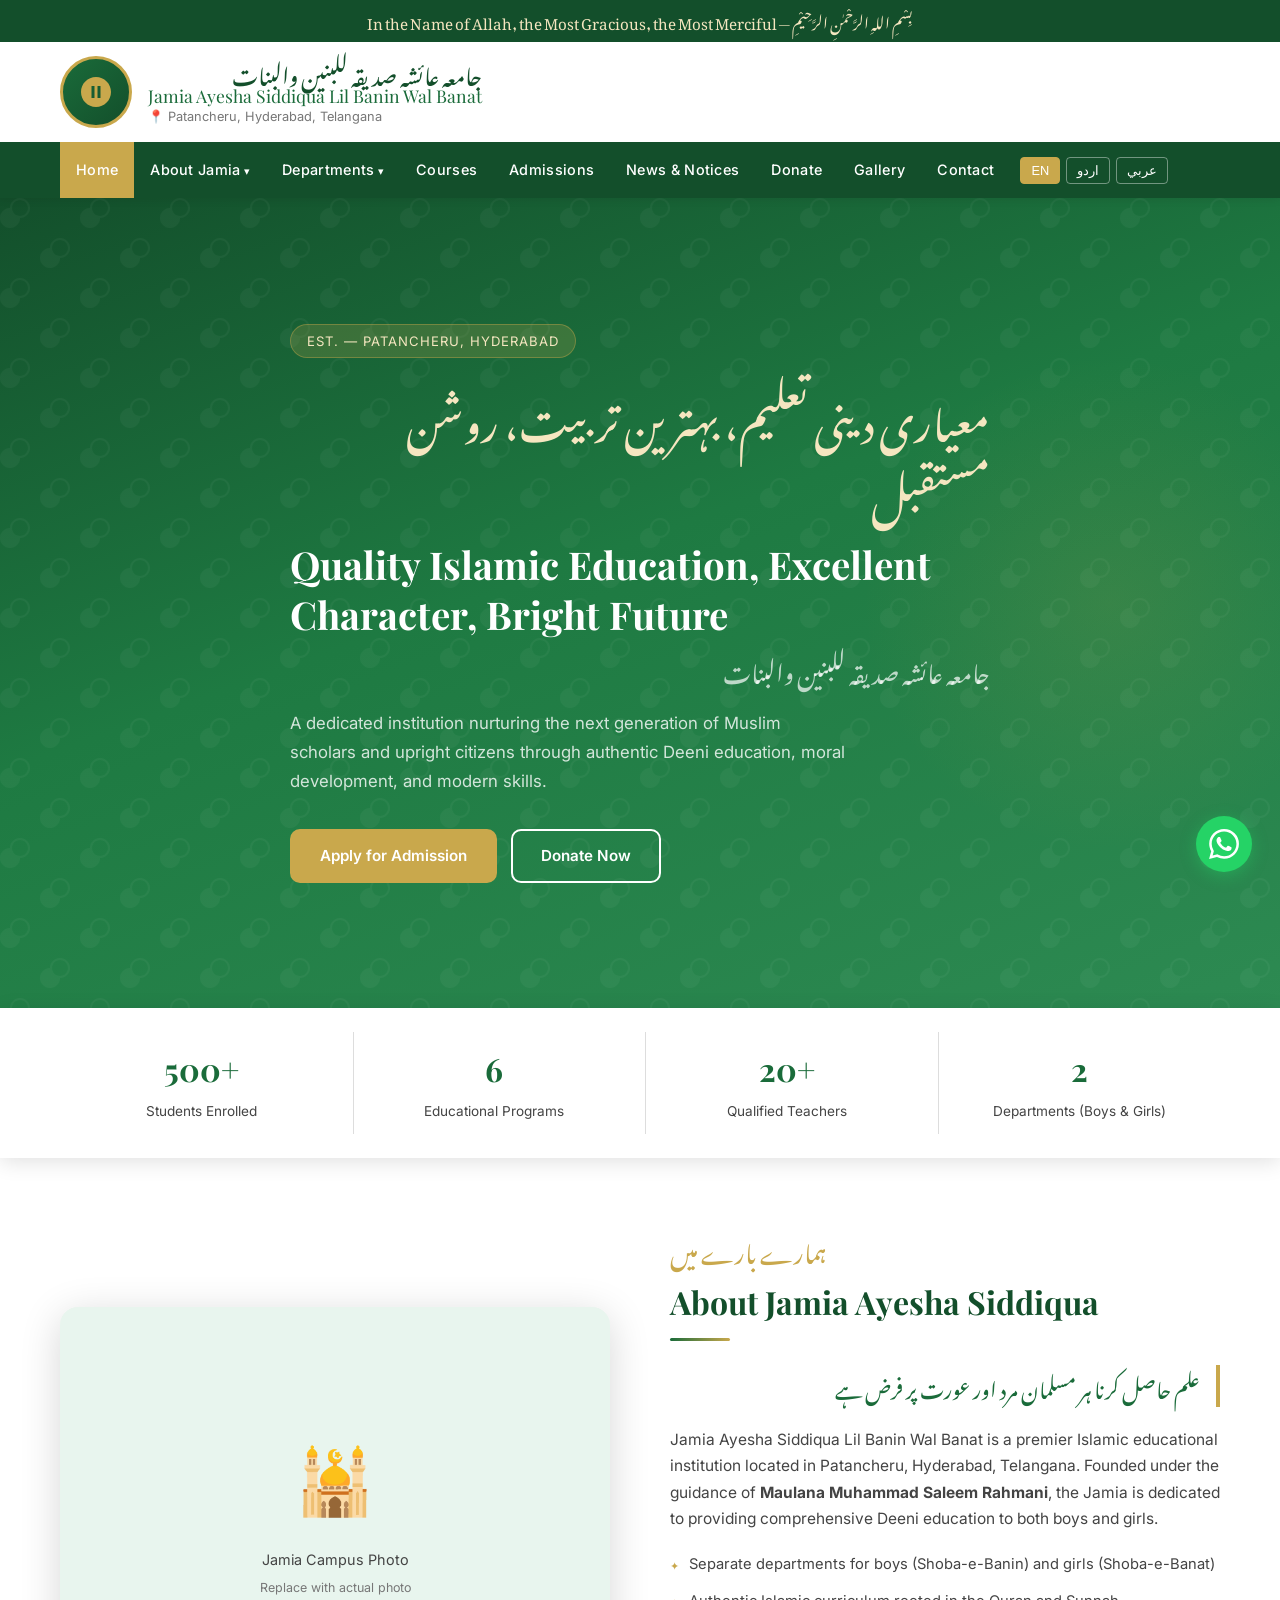
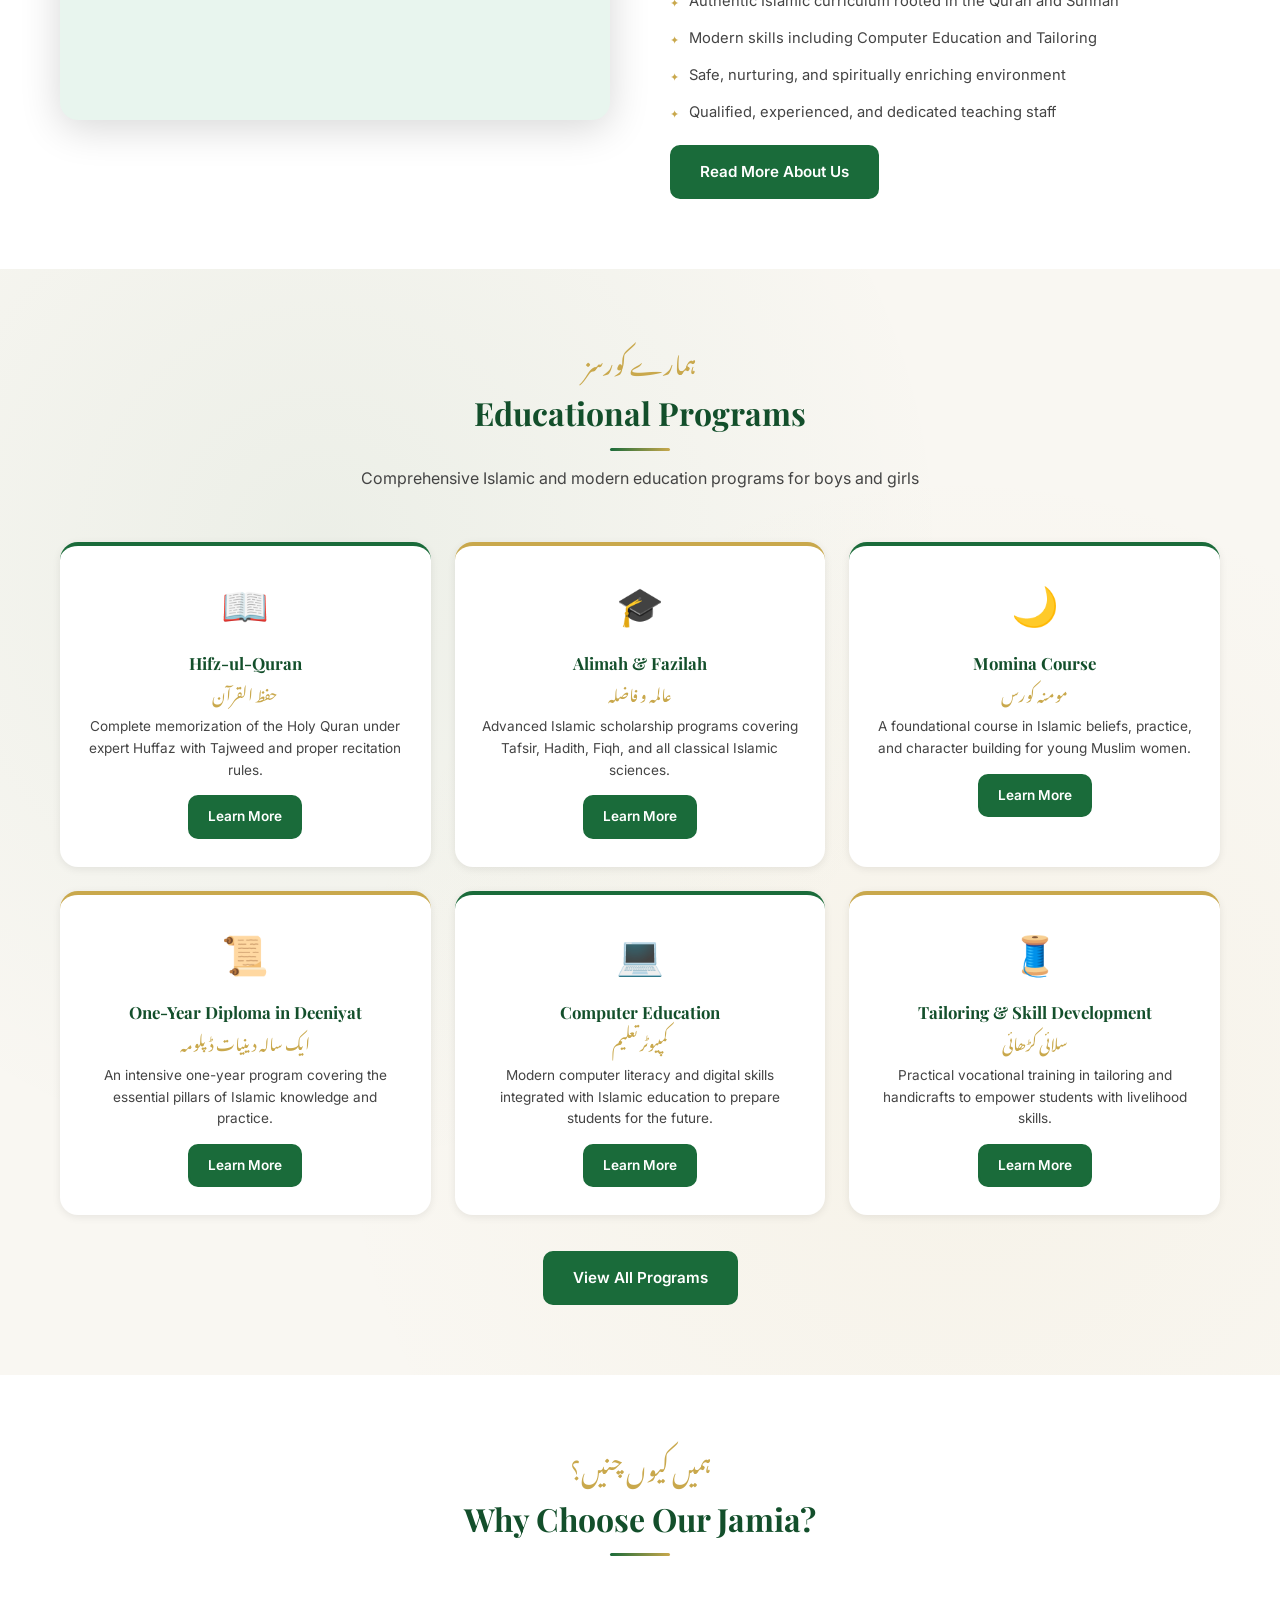
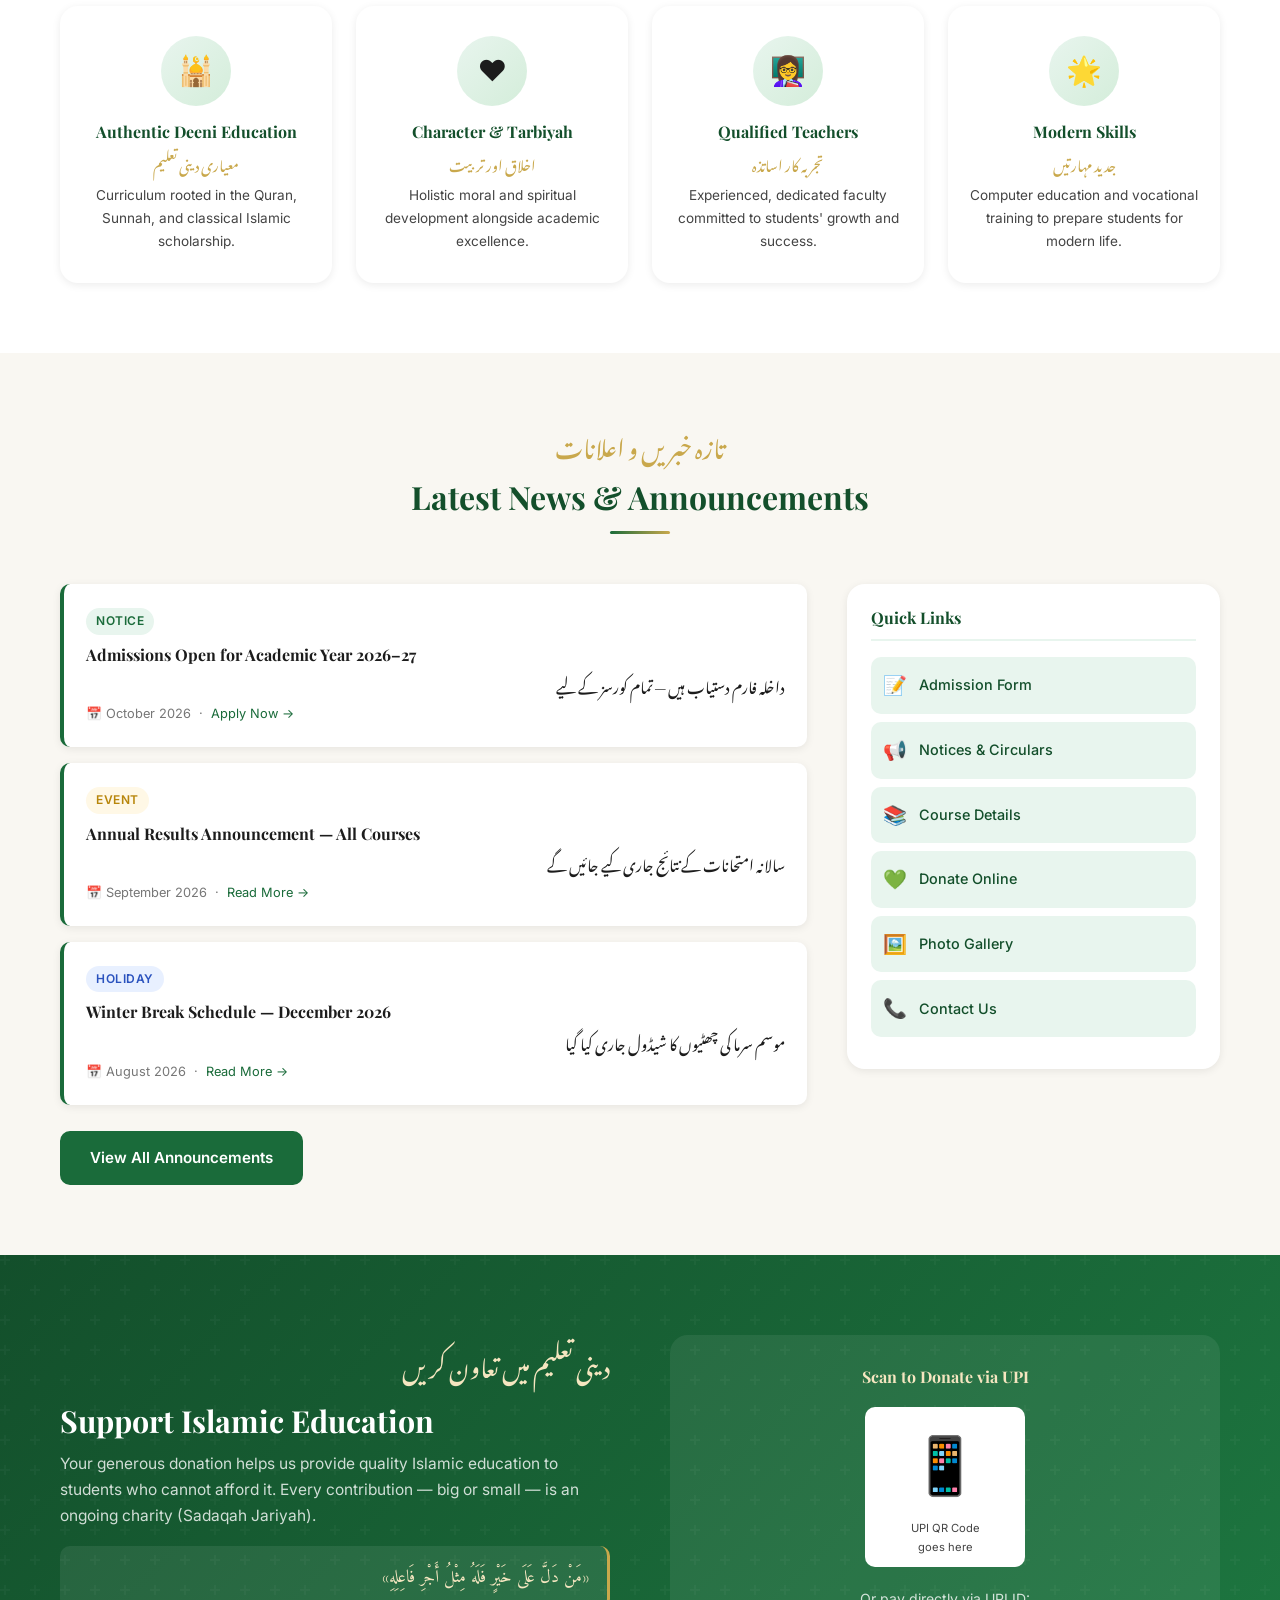
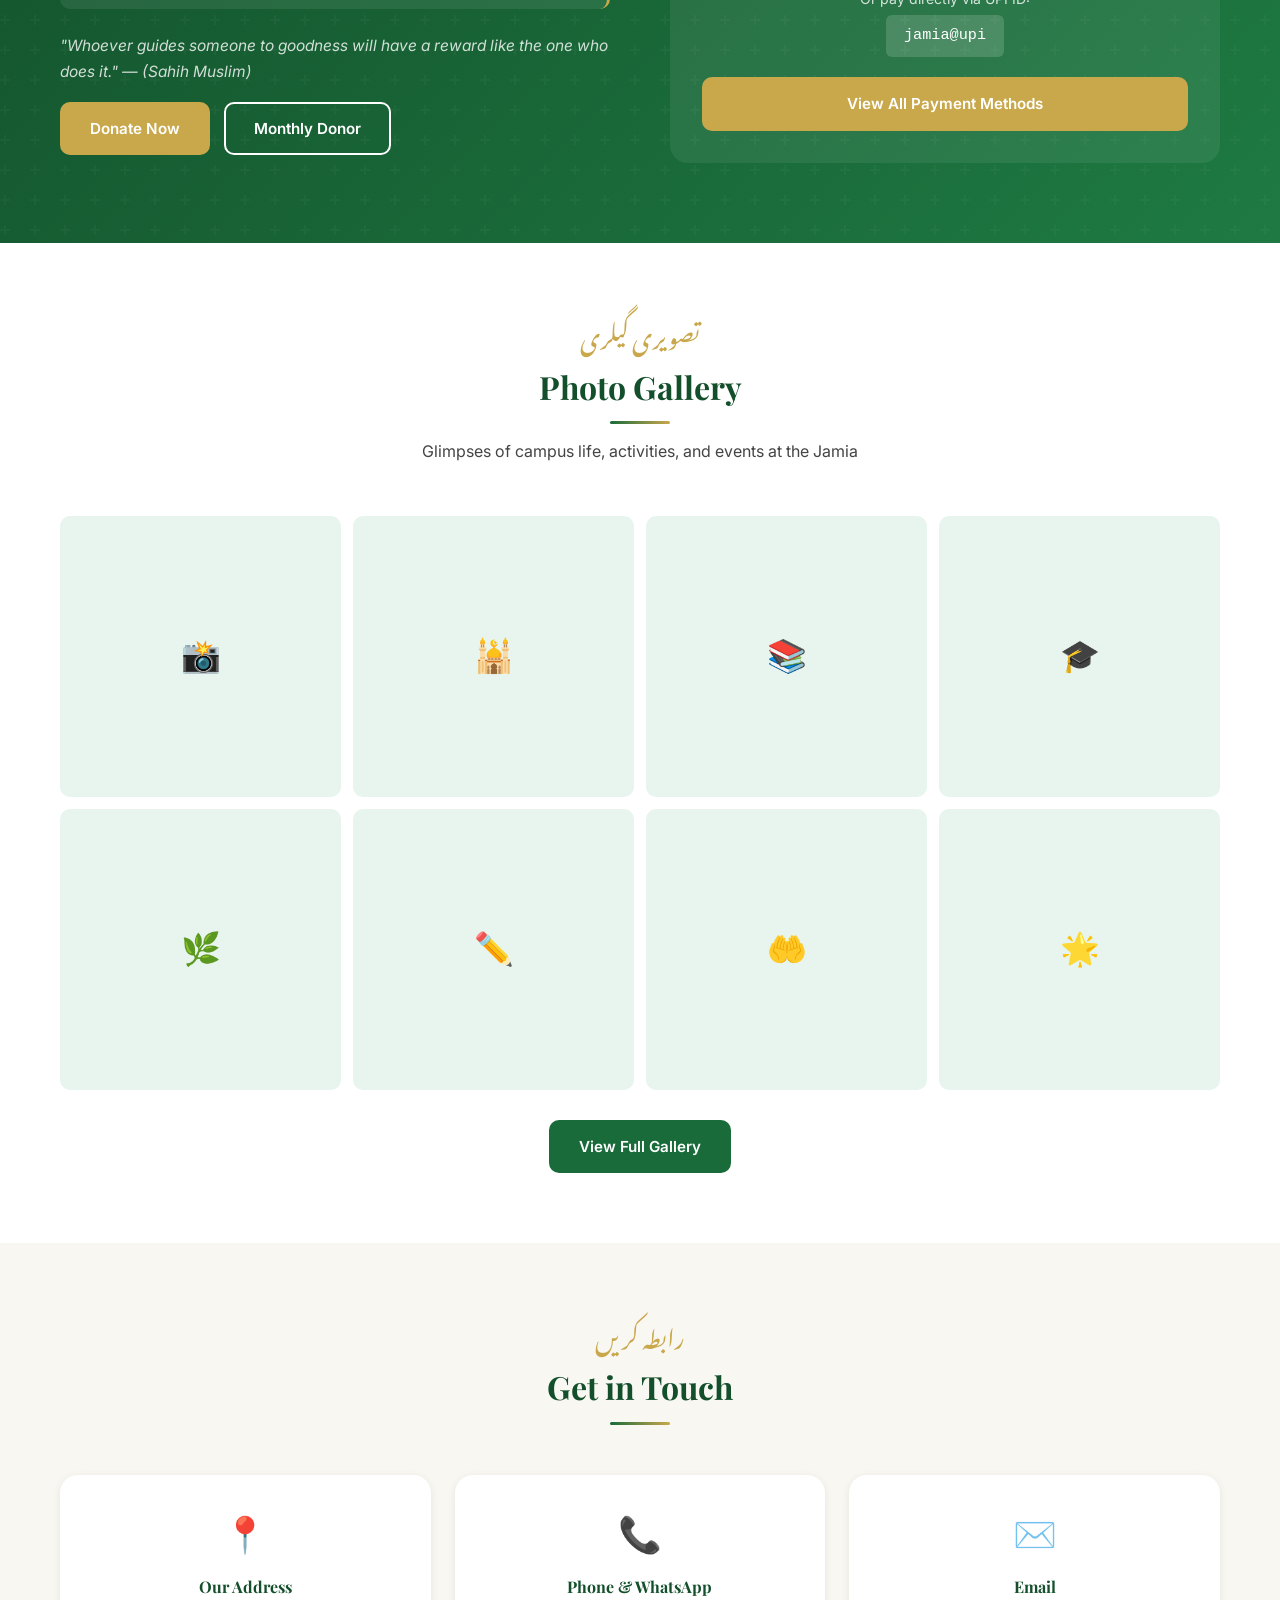
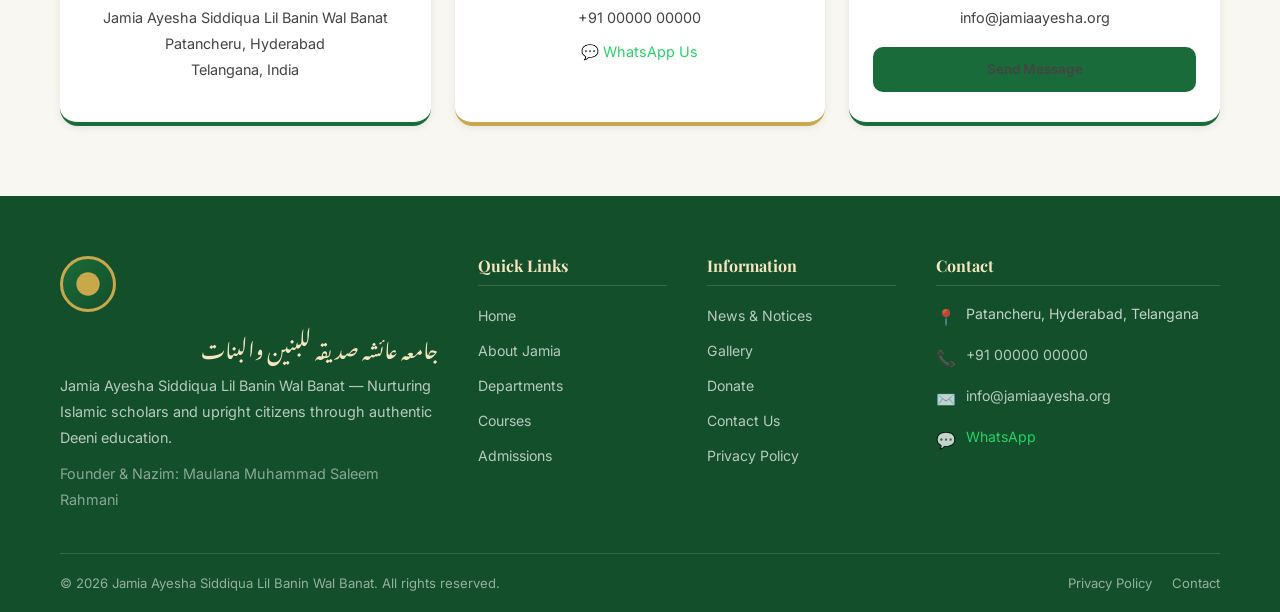
<file: index.html>
﻿<!DOCTYPE html>
<html lang="en">
<head>
  <meta charset="UTF-8" />
  <meta name="viewport" content="width=device-width, initial-scale=1.0" />
  <meta name="description" content="Jamia Ayesha Siddiqua Lil Banin Wal Banat — Islamic educational institution in Patancheru, Hyderabad, Telangana. Hifz, Alimah, Fazilah, Diploma courses for boys and girls." />
  <meta name="keywords" content="Jamia Ayesha Siddiqua, Islamic school Hyderabad, Hifz Quran, Alimah course, Fazilah, Patancheru madrasa" />
  <title>Jamia Ayesha Siddiqua | جامعہ عائشہ صدیقہ — Patancheru, Hyderabad</title>
  <link rel="stylesheet" href="css/style.css" />
  <style>
    /* ---- HERO ---- */
    .hero {
      min-height: 90vh;
      background: linear-gradient(160deg, var(--green-dark) 0%, #1e7a42 45%, #2d8a52 100%);
      display: flex;
      align-items: center;
      position: relative;
      overflow: hidden;
    }
    .hero::before {
      content: '';
      position: absolute;
      inset: 0;
      background-image: url("data:image/svg+xml,%3Csvg width='80' height='80' viewBox='0 0 80 80' xmlns='http://www.w3.org/2000/svg'%3E%3Cg fill='none' fill-rule='evenodd'%3E%3Cg fill='%23ffffff' fill-opacity='0.04'%3E%3Cpath d='M50 50c0-5.523 4.477-10 10-10s10 4.477 10 10-4.477 10-10 10c0 5.523-4.477 10-10 10s-10-4.477-10-10 4.477-10 10-10zM10 10c0-5.523 4.477-10 10-10s10 4.477 10 10-4.477 10-10 10c0 5.523-4.477 10-10 10S0 25.523 0 20s4.477-10 10-10zm10 8c4.418 0 8-3.582 8-8s-3.582-8-8-8-8 3.582-8 8 3.582 8 8 8zm40 40c4.418 0 8-3.582 8-8s-3.582-8-8-8-8 3.582-8 8 3.582 8 8 8z'/%3E%3C/g%3E%3C/g%3E%3C/svg%3E");
    }
    .hero-decor {
      position: absolute;
      right: -80px;
      top: 50%;
      transform: translateY(-50%);
      width: 500px;
      height: 500px;
      border-radius: 50%;
      background: radial-gradient(circle, rgba(201,168,76,0.12) 0%, transparent 70%);
      pointer-events: none;
    }
    .hero-content {
      position: relative;
      z-index: 1;
      max-width: 700px;
    }
    .hero-badge {
      display: inline-block;
      background: rgba(201,168,76,0.2);
      color: var(--gold-light);
      border: 1px solid rgba(201,168,76,0.4);
      padding: 5px 16px;
      border-radius: 20px;
      font-size: 0.82rem;
      letter-spacing: 1px;
      text-transform: uppercase;
      margin-bottom: 20px;
    }
    .hero-urdu {
      font-family: var(--font-urdu);
      font-size: clamp(1.6rem, 4vw, 2.6rem);
      color: var(--gold-light);
      direction: rtl;
      line-height: 1.8;
      display: block;
      margin-bottom: 12px;
    }
    .hero h1 {
      font-size: clamp(1.5rem, 3.5vw, 2.4rem);
      color: var(--white);
      margin-bottom: 8px;
      font-family: var(--font-heading);
    }
    .hero-name-urdu {
      font-family: var(--font-urdu);
      font-size: clamp(1.1rem, 2.5vw, 1.5rem);
      color: rgba(255,255,255,0.7);
      direction: rtl;
      display: block;
      margin-bottom: 20px;
    }
    .hero p {
      color: rgba(255,255,255,0.8);
      font-size: 1.05rem;
      margin-bottom: 32px;
      max-width: 560px;
      line-height: 1.75;
    }
    .hero-actions { display: flex; gap: 14px; flex-wrap: wrap; }

    /* ---- STATS BAR ---- */
    .stats-bar {
      background: var(--white);
      box-shadow: var(--shadow-md);
      padding: 24px 0;
      position: relative;
      z-index: 2;
    }
    .stats-grid {
      display: grid;
      grid-template-columns: repeat(4, 1fr);
      gap: 10px;
      text-align: center;
    }
    .stat-item { padding: 10px; }
    .stat-number {
      font-family: var(--font-heading);
      font-size: 2rem;
      color: var(--green);
      font-weight: 700;
      display: block;
    }
    .stat-label { font-size: 0.85rem; color: var(--text-mid); }
    .stat-item + .stat-item {
      border-left: 1px solid var(--border);
    }

    /* ---- ABOUT SNIPPET ---- */
    .about-grid {
      display: grid;
      grid-template-columns: 1fr 1fr;
      gap: 60px;
      align-items: center;
    }
    .about-img-wrap {
      border-radius: var(--radius-lg);
      overflow: hidden;
      box-shadow: var(--shadow-lg);
      aspect-ratio: 4/3;
      background: var(--green-light);
      display: flex;
      align-items: center;
      justify-content: center;
      position: relative;
    }
    .about-img-placeholder {
      text-align: center;
      color: var(--green);
    }
    .about-img-placeholder span { font-size: 4rem; display: block; margin-bottom: 12px; }
    .about-img-placeholder p { font-size: 0.9rem; color: var(--text-mid); }
    .about-text .urdu-quote {
      font-family: var(--font-urdu);
      font-size: 1.3rem;
      color: var(--green);
      direction: rtl;
      border-right: 4px solid var(--gold);
      padding-right: 16px;
      margin-bottom: 20px;
      line-height: 2;
    }
    .about-text h2 { margin-bottom: 16px; color: var(--green-dark); }
    .about-text p { color: var(--text-mid); margin-bottom: 16px; font-size: 0.97rem; }
    .about-points { margin: 20px 0; }
    .about-points li {
      display: flex;
      align-items: flex-start;
      gap: 10px;
      margin-bottom: 12px;
      font-size: 0.92rem;
      color: var(--text-mid);
    }
    .about-points li::before {
      content: '✦';
      color: var(--gold);
      font-size: 0.7rem;
      margin-top: 5px;
      flex-shrink: 0;
    }

    /* ---- COURSES ---- */
    .courses-grid {
      display: grid;
      grid-template-columns: repeat(3, 1fr);
      gap: 24px;
    }
    .course-card {
      background: var(--white);
      border-radius: var(--radius-lg);
      padding: 28px 24px;
      box-shadow: var(--shadow-sm);
      border-top: 4px solid var(--green);
      transition: transform var(--transition), box-shadow var(--transition);
      text-align: center;
    }
    .course-card:hover {
      transform: translateY(-6px);
      box-shadow: var(--shadow-md);
    }
    .course-card:nth-child(even) { border-top-color: var(--gold); }
    .course-icon {
      font-size: 2.4rem;
      margin-bottom: 14px;
      display: block;
    }
    .course-card h3 { font-size: 1.05rem; color: var(--green-dark); margin-bottom: 4px; }
    .course-card .urdu-name {
      font-family: var(--font-urdu);
      font-size: 1rem;
      color: var(--gold);
      direction: rtl;
      display: block;
      margin-bottom: 10px;
    }
    .course-card p { font-size: 0.85rem; color: var(--text-mid); line-height: 1.6; }

    /* ---- WHY CHOOSE US ---- */
    .why-grid {
      display: grid;
      grid-template-columns: repeat(4, 1fr);
      gap: 24px;
    }
    .why-card {
      text-align: center;
      padding: 30px 20px;
      border-radius: var(--radius-lg);
      background: var(--white);
      box-shadow: var(--shadow-sm);
      transition: transform var(--transition);
    }
    .why-card:hover { transform: translateY(-4px); }
    .why-icon {
      width: 70px;
      height: 70px;
      border-radius: 50%;
      background: linear-gradient(135deg, var(--green-light), #d4edda);
      display: flex;
      align-items: center;
      justify-content: center;
      margin: 0 auto 16px;
      font-size: 1.8rem;
    }
    .why-card h3 { font-size: 1rem; color: var(--green-dark); margin-bottom: 8px; }
    .why-card .urdu-label {
      font-family: var(--font-urdu);
      font-size: 0.9rem;
      color: var(--gold);
      direction: rtl;
      display: block;
      margin-bottom: 8px;
    }
    .why-card p { font-size: 0.85rem; color: var(--text-mid); }

    /* ---- UPDATES ---- */
    .updates-layout {
      display: grid;
      grid-template-columns: 2fr 1fr;
      gap: 40px;
      align-items: start;
    }
    .news-list { display: flex; flex-direction: column; gap: 16px; }
    .sidebar-box {
      background: var(--white);
      border-radius: var(--radius-lg);
      padding: 24px;
      box-shadow: var(--shadow-sm);
      position: sticky;
      top: 100px;
    }
    .sidebar-box h3 {
      font-size: 1rem;
      color: var(--green-dark);
      margin-bottom: 16px;
      padding-bottom: 10px;
      border-bottom: 2px solid var(--green-light);
    }
    .quick-link {
      display: flex;
      align-items: center;
      gap: 12px;
      padding: 12px;
      border-radius: var(--radius);
      margin-bottom: 8px;
      background: var(--green-light);
      color: var(--green-dark);
      font-size: 0.9rem;
      font-weight: 500;
      transition: all var(--transition);
    }
    .quick-link:hover { background: var(--green); color: var(--white); }
    .quick-link .ql-icon { font-size: 1.2rem; }

    /* ---- DONATION ---- */
    .donation-section {
      background: linear-gradient(135deg, var(--green-dark) 0%, #1e7a42 100%);
      padding: 80px 0;
      position: relative;
      overflow: hidden;
    }
    .donation-section::before {
      content: '';
      position: absolute;
      inset: 0;
      background-image: url("data:image/svg+xml,%3Csvg width='60' height='60' viewBox='0 0 60 60' xmlns='http://www.w3.org/2000/svg'%3E%3Cg fill='none' fill-rule='evenodd'%3E%3Cg fill='%23ffffff' fill-opacity='0.03'%3E%3Cpath d='M36 34v-4h-2v4h-4v2h4v4h2v-4h4v-2h-4zm0-30V0h-2v4h-4v2h4v4h2V6h4V4h-4zM6 34v-4H4v4H0v2h4v4h2v-4h4v-2H6zM6 4V0H4v4H0v2h4v4h2V6h4V4H6z'/%3E%3C/g%3E%3C/g%3E%3C/svg%3E");
    }
    .donation-inner {
      display: grid;
      grid-template-columns: 1fr 1fr;
      gap: 60px;
      align-items: center;
      position: relative;
    }
    .donation-text h2 { color: var(--white); font-size: 1.9rem; margin-bottom: 10px; }
    .donation-text .urdu-heading {
      font-family: var(--font-urdu);
      font-size: 1.5rem;
      color: var(--gold-light);
      direction: rtl;
      display: block;
      margin-bottom: 18px;
    }
    .donation-text p { color: rgba(255,255,255,0.8); margin-bottom: 16px; font-size: 0.97rem; }
    .donation-text .hadith {
      font-family: var(--font-arabic);
      font-size: 1.1rem;
      color: var(--gold-light);
      direction: rtl;
      background: rgba(255,255,255,0.08);
      padding: 14px 18px;
      border-radius: var(--radius);
      border-right: 3px solid var(--gold);
      margin-bottom: 24px;
      line-height: 2;
    }
    .donation-options {
      display: flex;
      flex-direction: column;
      align-items: center;
      gap: 20px;
      background: rgba(255,255,255,0.07);
      border-radius: var(--radius-lg);
      padding: 32px;
    }
    .donation-options h3 { color: var(--gold-light); font-size: 1rem; text-align: center; }
    .qr-box {
      width: 160px;
      height: 160px;
      background: var(--white);
      border-radius: var(--radius);
      display: flex;
      flex-direction: column;
      align-items: center;
      justify-content: center;
      padding: 10px;
      gap: 6px;
    }
    .qr-box span { font-size: 3.5rem; }
    .qr-box p { font-size: 0.7rem; color: var(--text-mid); text-align: center; }
    .upi-row {
      text-align: center;
      color: rgba(255,255,255,0.8);
      font-size: 0.88rem;
    }
    .upi-id-display {
      background: rgba(255,255,255,0.15);
      padding: 8px 18px;
      border-radius: 6px;
      font-size: 0.95rem;
      color: var(--white);
      display: inline-block;
      margin-top: 4px;
      font-family: monospace;
    }

    /* ---- GALLERY PREVIEW ---- */
    .gallery-preview {
      display: grid;
      grid-template-columns: repeat(4, 1fr);
      gap: 12px;
    }
    .gp-item {
      border-radius: var(--radius);
      overflow: hidden;
      aspect-ratio: 1;
      background: var(--green-light);
      display: flex;
      align-items: center;
      justify-content: center;
      font-size: 2rem;
      color: var(--green);
      transition: transform var(--transition);
    }
    .gp-item:hover { transform: scale(1.04); }

    /* ---- CONTACT SNIPPET ---- */
    .contact-grid {
      display: grid;
      grid-template-columns: repeat(3, 1fr);
      gap: 24px;
    }
    .contact-card {
      text-align: center;
      padding: 30px 24px;
      border-radius: var(--radius-lg);
      background: var(--white);
      box-shadow: var(--shadow-sm);
      border-bottom: 4px solid var(--green);
    }
    .contact-card:nth-child(2) { border-bottom-color: var(--gold); }
    .contact-icon { font-size: 2.2rem; margin-bottom: 12px; display: block; }
    .contact-card h3 { font-size: 1rem; color: var(--green-dark); margin-bottom: 8px; }
    .contact-card p, .contact-card a {
      font-size: 0.9rem;
      color: var(--text-mid);
      display: block;
      line-height: 1.8;
    }
    .contact-card a:hover { color: var(--green); }

    /* Responsive overrides */
    @media (max-width: 1024px) {
      .courses-grid { grid-template-columns: repeat(2, 1fr); }
      .why-grid { grid-template-columns: repeat(2, 1fr); }
      .gallery-preview { grid-template-columns: repeat(3, 1fr); }
    }
    @media (max-width: 768px) {
      .hero { min-height: auto; padding: 60px 0; }
      .stats-grid { grid-template-columns: repeat(2, 1fr); }
      .stat-item + .stat-item { border-left: none; }
      .stat-item:nth-child(odd) { border-right: 1px solid var(--border); }
      .about-grid { grid-template-columns: 1fr; }
      .about-img-wrap { aspect-ratio: 16/9; }
      .courses-grid { grid-template-columns: 1fr; }
      .why-grid { grid-template-columns: 1fr 1fr; }
      .updates-layout { grid-template-columns: 1fr; }
      .donation-inner { grid-template-columns: 1fr; }
      .gallery-preview { grid-template-columns: repeat(2, 1fr); }
      .contact-grid { grid-template-columns: 1fr; }
    }
    @media (max-width: 480px) {
      .hero-actions { flex-direction: column; }
      .stats-grid { grid-template-columns: 1fr 1fr; }
      .why-grid { grid-template-columns: 1fr; }
    }
  </style>
</head>
<body>

<!-- ============================================================
     SITE HEADER
     ============================================================ -->
<header class="site-header">
  <div class="header-top">
    <p data-i18n="bismillah">بِسْمِ اللهِ الرَّحْمٰنِ الرَّحِيْمِ — In the Name of Allah, the Most Gracious, the Most Merciful</p>
  </div>
  <div class="container">
    <div class="header-brand">
      <a href="index.html" class="brand-logo">
        <div class="logo-placeholder">
          <!-- Replace with: <img src="images/logo.png" alt="Jamia Logo" class="logo-img"> -->
          <svg viewBox="0 0 24 24" xmlns="http://www.w3.org/2000/svg">
            <path d="M12 2C6.48 2 2 6.48 2 12s4.48 10 10 10 10-4.48 10-10S17.52 2 12 2zm-1 14H9V8h2v8zm4 0h-2V8h2v8z"/>
          </svg>
        </div>
        <div class="brand-text">
          <span class="name-urdu">جامعہ عائشہ صدیقہ للبنین والبنات</span>
          <span class="name-en" data-i18n="brand-name-en">Jamia Ayesha Siddiqua Lil Banin Wal Banat</span>
          <span class="location" data-i18n="brand-location">📍 Patancheru, Hyderabad, Telangana</span>
        </div>
      </a>
    </div>
  </div>
  <nav class="main-nav">
    <div class="container nav-inner">
      <ul class="nav-list" id="navList">
        <li><a href="index.html" class="active" data-i18n="nav-home">Home</a></li>
        <li class="has-dropdown">
          <a href="about.html" data-i18n="nav-about">About Jamia</a>
          <ul class="dropdown">
            <li><a href="about.html#intro" data-i18n="nav-intro">Introduction</a></li>
            <li><a href="about.html#mission" data-i18n="nav-mission-vision">Mission &amp; Vision</a></li>
            <li><a href="about.html#leadership" data-i18n="nav-leadership">Leadership</a></li>
          </ul>
        </li>
        <li class="has-dropdown">
          <a href="departments.html" data-i18n="nav-departments">Departments</a>
          <ul class="dropdown">
            <li><a href="departments.html#banin" data-i18n="nav-banin">Shoba-e-Banin (Boys)</a></li>
            <li><a href="departments.html#banat" data-i18n="nav-banat">Shoba-e-Banat (Girls)</a></li>
          </ul>
        </li>
        <li><a href="courses.html" data-i18n="nav-courses">Courses</a></li>
        <li><a href="admissions.html" data-i18n="nav-admissions">Admissions</a></li>
        <li><a href="news.html" data-i18n="nav-news-notices">News &amp; Notices</a></li>
        <li><a href="donations.html" data-i18n="nav-donate">Donate</a></li>
        <li><a href="gallery.html" data-i18n="nav-gallery">Gallery</a></li>
        <li><a href="contact.html" data-i18n="nav-contact">Contact</a></li>
        <div class="lang-switcher">
          <button class="lang-btn active" data-lang="en" onclick="setLang('en')">EN</button>
          <button class="lang-btn" data-lang="ur" onclick="setLang('ur')">اردو</button>
          <button class="lang-btn" data-lang="ar" onclick="setLang('ar')">عربي</button>
        </div>
      </ul>
      <button class="hamburger" id="hamburger" aria-label="Toggle menu">
        <span></span><span></span><span></span>
      </button>
    </div>
  </nav>
</header>

<!-- ============================================================
     HERO SECTION
     ============================================================ -->
<section class="hero">
  <div class="hero-decor"></div>
  <div class="container">
    <div class="hero-content">
      <span class="hero-badge" data-i18n="hero-badge">Est. — Patancheru, Hyderabad</span>
      <span class="hero-urdu" data-i18n="hero-urdu">معیاری دینی تعلیم، بہترین تربیت، روشن مستقبل</span>
      <h1 data-i18n="hero-h1">Quality Islamic Education, Excellent Character, Bright Future</h1>
      <span class="hero-name-urdu" data-i18n="hero-name">جامعہ عائشہ صدیقہ للبنین والبنات</span>
      <p data-i18n="hero-desc">A dedicated institution nurturing the next generation of Muslim scholars and upright citizens through authentic Deeni education, moral development, and modern skills.</p>
      <div class="hero-actions">
        <a href="admissions.html" class="btn btn-gold" data-i18n="hero-btn-apply">Apply for Admission</a>
        <a href="donations.html" class="btn btn-outline" data-i18n="hero-btn-donate">Donate Now</a>
      </div>
    </div>
  </div>
</section>

<!-- ============================================================
     STATS BAR
     ============================================================ -->
<div class="stats-bar">
  <div class="container">
    <div class="stats-grid">
      <div class="stat-item">
        <span class="stat-number">500+</span>
        <span class="stat-label" data-i18n="stat-students">Students Enrolled</span>
      </div>
      <div class="stat-item">
        <span class="stat-number">6</span>
        <span class="stat-label" data-i18n="stat-programs">Educational Programs</span>
      </div>
      <div class="stat-item">
        <span class="stat-number">20+</span>
        <span class="stat-label" data-i18n="stat-teachers">Qualified Teachers</span>
      </div>
      <div class="stat-item">
        <span class="stat-number">2</span>
        <span class="stat-label" data-i18n="stat-depts">Departments (Boys &amp; Girls)</span>
      </div>
    </div>
  </div>
</div>

<!-- ============================================================
     ABOUT SNIPPET
     ============================================================ -->
<section class="section">
  <div class="container">
    <div class="about-grid">
      <div class="about-img-wrap">
        <!-- Replace with: <img src="images/jamia-building.jpg" alt="Jamia Campus"> -->
        <div class="about-img-placeholder">
          <span>🕌</span>
          <p>Jamia Campus Photo</p>
          <small style="color:var(--text-light);margin-top:6px;font-size:0.78rem;">Replace with actual photo</small>
        </div>
      </div>
      <div class="about-text">
        <div class="section-header" style="text-align:left;margin-bottom:24px;">
          <span class="urdu-title" data-i18n="about-section-title">ہمارے بارے میں</span>
          <h2 data-i18n="about-h2">About Jamia Ayesha Siddiqua</h2>
          <div class="divider" style="margin:14px 0;"></div>
        </div>
        <p class="urdu-quote" data-i18n="about-quote">علم حاصل کرنا ہر مسلمان مرد اور عورت پر فرض ہے</p>
        <p data-i18n="about-p1" data-i18n-html="true">Jamia Ayesha Siddiqua Lil Banin Wal Banat is a premier Islamic educational institution located in Patancheru, Hyderabad, Telangana. Founded under the guidance of <strong>Maulana Muhammad Saleem Rahmani</strong>, the Jamia is dedicated to providing comprehensive Deeni education to both boys and girls.</p>
        <ul class="about-points">
          <li data-i18n="about-li1">Separate departments for boys (Shoba-e-Banin) and girls (Shoba-e-Banat)</li>
          <li data-i18n="about-li2">Authentic Islamic curriculum rooted in the Quran and Sunnah</li>
          <li data-i18n="about-li3">Modern skills including Computer Education and Tailoring</li>
          <li data-i18n="about-li4">Safe, nurturing, and spiritually enriching environment</li>
          <li data-i18n="about-li5">Qualified, experienced, and dedicated teaching staff</li>
        </ul>
        <a href="about.html" class="btn btn-primary" data-i18n="about-btn">Read More About Us</a>
      </div>
    </div>
  </div>
</section>

<!-- ============================================================
     COURSES SECTION
     ============================================================ -->
<section class="section section-alt pattern-bg">
  <div class="container">
    <div class="section-header">
      <span class="urdu-title" data-i18n="courses-section-title">ہمارے کورسز</span>
      <h2 data-i18n="courses-h2">Educational Programs</h2>
      <div class="divider"></div>
      <p data-i18n="courses-sub">Comprehensive Islamic and modern education programs for boys and girls</p>
    </div>
    <div class="courses-grid">
      <div class="course-card">
        <span class="course-icon">📖</span>
        <h3>Hifz-ul-Quran</h3>
        <span class="urdu-name">حفظ القرآن</span>
        <p data-i18n="idx-course1-p">Complete memorization of the Holy Quran under expert Huffaz with Tajweed and proper recitation rules.</p>
        <a href="courses.html#hifz" class="btn btn-primary" style="margin-top:14px;font-size:0.85rem;padding:8px 18px;" data-i18n="idx-learn-more">Learn More</a>
      </div>
      <div class="course-card">
        <span class="course-icon">🎓</span>
        <h3>Alimah &amp; Fazilah</h3>
        <span class="urdu-name">عالمہ و فاضلہ</span>
        <p data-i18n="idx-course2-p">Advanced Islamic scholarship programs covering Tafsir, Hadith, Fiqh, and all classical Islamic sciences.</p>
        <a href="courses.html#alimah" class="btn btn-primary" style="margin-top:14px;font-size:0.85rem;padding:8px 18px;" data-i18n="idx-learn-more">Learn More</a>
      </div>
      <div class="course-card">
        <span class="course-icon">🌙</span>
        <h3>Momina Course</h3>
        <span class="urdu-name">مومنہ کورس</span>
        <p data-i18n="idx-course3-p">A foundational course in Islamic beliefs, practice, and character building for young Muslim women.</p>
        <a href="courses.html#momina" class="btn btn-primary" style="margin-top:14px;font-size:0.85rem;padding:8px 18px;" data-i18n="idx-learn-more">Learn More</a>
      </div>
      <div class="course-card">
        <span class="course-icon">📜</span>
        <h3>One-Year Diploma in Deeniyat</h3>
        <span class="urdu-name">ایک سالہ دینیات ڈپلومہ</span>
        <p data-i18n="idx-course4-p">An intensive one-year program covering the essential pillars of Islamic knowledge and practice.</p>
        <a href="courses.html#diploma" class="btn btn-primary" style="margin-top:14px;font-size:0.85rem;padding:8px 18px;" data-i18n="idx-learn-more">Learn More</a>
      </div>
      <div class="course-card">
        <span class="course-icon">💻</span>
        <h3>Computer Education</h3>
        <span class="urdu-name">کمپیوٹر تعلیم</span>
        <p data-i18n="idx-course5-p">Modern computer literacy and digital skills integrated with Islamic education to prepare students for the future.</p>
        <a href="courses.html#computer" class="btn btn-primary" style="margin-top:14px;font-size:0.85rem;padding:8px 18px;" data-i18n="idx-learn-more">Learn More</a>
      </div>
      <div class="course-card">
        <span class="course-icon">🧵</span>
        <h3>Tailoring &amp; Skill Development</h3>
        <span class="urdu-name">سلائی کڑھائی</span>
        <p data-i18n="idx-course6-p">Practical vocational training in tailoring and handicrafts to empower students with livelihood skills.</p>
        <a href="courses.html#tailoring" class="btn btn-primary" style="margin-top:14px;font-size:0.85rem;padding:8px 18px;" data-i18n="idx-learn-more">Learn More</a>
      </div>
    </div>
    <div style="text-align:center;margin-top:36px;">
      <a href="courses.html" class="btn btn-primary" data-i18n="courses-btn">View All Programs</a>
    </div>
  </div>
</section>

<!-- ============================================================
     WHY CHOOSE US
     ============================================================ -->
<section class="section">
  <div class="container">
    <div class="section-header">
      <span class="urdu-title" data-i18n="why-section-title">ہمیں کیوں چنیں؟</span>
      <h2 data-i18n="why-h2">Why Choose Our Jamia?</h2>
      <div class="divider"></div>
    </div>
    <div class="why-grid">
      <div class="why-card">
        <div class="why-icon">🕌</div>
        <h3>Authentic Deeni Education</h3>
        <span class="urdu-label">معیاری دینی تعلیم</span>
        <p data-i18n="idx-why1-p">Curriculum rooted in the Quran, Sunnah, and classical Islamic scholarship.</p>
      </div>
      <div class="why-card">
        <div class="why-icon">❤️</div>
        <h3>Character &amp; Tarbiyah</h3>
        <span class="urdu-label">اخلاق اور تربیت</span>
        <p data-i18n="idx-why2-p">Holistic moral and spiritual development alongside academic excellence.</p>
      </div>
      <div class="why-card">
        <div class="why-icon">👩‍🏫</div>
        <h3>Qualified Teachers</h3>
        <span class="urdu-label">تجربہ کار اساتذہ</span>
        <p data-i18n="idx-why3-p">Experienced, dedicated faculty committed to students' growth and success.</p>
      </div>
      <div class="why-card">
        <div class="why-icon">🌟</div>
        <h3>Modern Skills</h3>
        <span class="urdu-label">جدید مہارتیں</span>
        <p data-i18n="idx-why4-p">Computer education and vocational training to prepare students for modern life.</p>
      </div>
    </div>
  </div>
</section>

<!-- ============================================================
     LATEST UPDATES & QUICK LINKS
     ============================================================ -->
<section class="section section-alt">
  <div class="container">
    <div class="section-header">
      <span class="urdu-title">تازہ خبریں و اعلانات</span>
      <h2 data-i18n="news-h2">Latest News &amp; Announcements</h2>
      <div class="divider"></div>
    </div>
    <div class="updates-layout">
      <div class="news-list">
        <div class="news-card">
          <span class="badge badge-notice" data-i18n="idx-notice-badge">Notice</span>
          <h3 data-i18n="news1-h3">Admissions Open for Academic Year 2026–27</h3>
          <p class="urdu" style="font-size:0.95rem;margin:6px 0;">داخلہ فارم دستیاب ہیں — تمام کورسز کے لیے</p>
          <p class="meta">📅 October 2026 &nbsp;·&nbsp; <a href="admissions.html" data-i18n="idx-news-apply">Apply Now →</a></p>
        </div>
        <div class="news-card">
          <span class="badge badge-event" data-i18n="idx-event-badge">Event</span>
          <h3 data-i18n="news2-h3">Annual Results Announcement — All Courses</h3>
          <p class="urdu" style="font-size:0.95rem;margin:6px 0;">سالانہ امتحانات کے نتائج جاری کیے جائیں گے</p>
          <p class="meta">📅 September 2026 &nbsp;·&nbsp; <a href="news.html" data-i18n="idx-news-more">Read More →</a></p>
        </div>
        <div class="news-card">
          <span class="badge badge-result" data-i18n="idx-holiday-badge">Holiday</span>
          <h3 data-i18n="news3-h3">Winter Break Schedule — December 2026</h3>
          <p class="urdu" style="font-size:0.95rem;margin:6px 0;">موسم سرما کی چھٹیوں کا شیڈول جاری کیا گیا</p>
          <p class="meta">📅 August 2026 &nbsp;·&nbsp; <a href="news.html" data-i18n="idx-news-more">Read More →</a></p>
        </div>
        <div style="margin-top:10px;">
          <a href="news.html" class="btn btn-primary" data-i18n="news-all-btn">View All Announcements</a>
        </div>
      </div>
      <div>
        <div class="sidebar-box">
          <h3 data-i18n="ql-title">Quick Links</h3>
          <a href="admissions.html" class="quick-link">
            <span class="ql-icon">📝</span> <span data-i18n="ql-admission">Admission Form</span>
          </a>
          <a href="news.html" class="quick-link">
            <span class="ql-icon">📢</span> Notices & Circulars
          </a>
          <a href="courses.html" class="quick-link">
            <span class="ql-icon">📚</span> <span data-i18n="ql-courses">Course Details</span>
          </a>
          <a href="donations.html" class="quick-link">
            <span class="ql-icon">💚</span> <span data-i18n="ql-donate">Donate Online</span>
          </a>
          <a href="gallery.html" class="quick-link">
            <span class="ql-icon">🖼️</span> <span data-i18n="ql-gallery">Photo Gallery</span>
          </a>
          <a href="contact.html" class="quick-link">
            <span class="ql-icon">📞</span> <span data-i18n="ql-contact">Contact Us</span>
          </a>
        </div>
      </div>
    </div>
  </div>
</section>

<!-- ============================================================
     DONATION SECTION
     ============================================================ -->
<section class="donation-section">
  <div class="container">
    <div class="donation-inner">
      <div class="donation-text">
        <span class="urdu-heading" data-i18n="donate-section-title">دینی تعلیم میں تعاون کریں</span>
        <h2 data-i18n="donate-h2">Support Islamic Education</h2>
        <p data-i18n="donate-p1">Your generous donation helps us provide quality Islamic education to students who cannot afford it. Every contribution — big or small — is an ongoing charity (Sadaqah Jariyah).</p>
        <p class="hadith">«مَنْ دَلَّ عَلَى خَيْرٍ فَلَهُ مِثْلُ أَجْرِ فَاعِلِهِ»</p>
        <p><em>"Whoever guides someone to goodness will have a reward like the one who does it." — (Sahih Muslim)</em></p>
        <div style="display:flex;gap:14px;flex-wrap:wrap;margin-top:8px;">
          <a href="donations.html" class="btn btn-gold" data-i18n="idx-donate-now">Donate Now</a>
          <a href="donations.html#monthly" class="btn btn-outline" data-i18n="idx-monthly-donor">Monthly Donor</a>
        </div>
      </div>
      <div class="donation-options">
        <h3 data-i18n="donate-qr-title">Scan to Donate via UPI</h3>
        <div class="qr-box">
          <!-- Replace this placeholder with actual QR code image:
               <img src="images/upi-qr.png" alt="UPI QR Code"> -->
          <span>📱</span>
          <p>UPI QR Code<br>goes here</p>
        </div>
        <div class="upi-row">
          <p data-i18n="idx-upi-or">Or pay directly via UPI ID:</p>
          <span class="upi-id-display">jamia@upi</span>
          <!-- Replace with actual UPI ID -->
        </div>
        <a href="donations.html" class="btn btn-gold" style="width:100%;text-align:center;" data-i18n="donate-all-btn">View All Payment Methods</a>
      </div>
    </div>
  </div>
</section>

<!-- ============================================================
     GALLERY PREVIEW
     ============================================================ -->
<section class="section">
  <div class="container">
    <div class="section-header">
      <span class="urdu-title" data-i18n="gallery-section-title">تصویری گیلری</span>
      <h2 data-i18n="gallery-h2">Photo Gallery</h2>
      <div class="divider"></div>
      <p data-i18n="gallery-sub">Glimpses of campus life, activities, and events at the Jamia</p>
    </div>
    <div class="gallery-preview">
      <!-- Replace spans with <img> tags once you have photos -->
      <div class="gp-item">📸</div>
      <div class="gp-item">🕌</div>
      <div class="gp-item">📚</div>
      <div class="gp-item">🎓</div>
      <div class="gp-item">🌿</div>
      <div class="gp-item">✏️</div>
      <div class="gp-item">🤲</div>
      <div class="gp-item">🌟</div>
    </div>
    <div style="text-align:center;margin-top:30px;">
      <a href="gallery.html" class="btn btn-primary" data-i18n="gallery-btn">View Full Gallery</a>
    </div>
  </div>
</section>

<!-- ============================================================
     CONTACT SNIPPET
     ============================================================ -->
<section class="section section-alt">
  <div class="container">
    <div class="section-header">
      <span class="urdu-title" data-i18n="contact-section-title">رابطہ کریں</span>
      <h2 data-i18n="contact-h2">Get in Touch</h2>
      <div class="divider"></div>
    </div>
    <div class="contact-grid">
      <div class="contact-card">
        <span class="contact-icon">📍</span>
        <h3 data-i18n="contact1-h3">Our Address</h3>
        <p data-i18n="con-addr-p1">Jamia Ayesha Siddiqua Lil Banin Wal Banat</p>
        <p data-i18n="idx-addr-hyd">Patancheru, Hyderabad</p>
        <p data-i18n="idx-addr-tel">Telangana, India</p>
      </div>
      <div class="contact-card">
        <span class="contact-icon">📞</span>
        <h3 data-i18n="contact2-h3">Phone &amp; WhatsApp</h3>
        <a href="tel:+910000000000">+91 00000 00000</a>
        <a href="https://wa.me/910000000000" target="_blank" rel="noopener" style="color:#25D366;margin-top:8px;">
          <span data-i18n="idx-whatsapp">💬 WhatsApp Us</span>
        </a>
        <!-- Replace 0000000000 with actual number -->
      </div>
      <div class="contact-card">
        <span class="contact-icon">✉️</span>
        <h3 data-i18n="contact3-h3">Email</h3>
        <a href="mailto:info@jamiaayesha.org">info@jamiaayesha.org</a>
        <!-- Replace with actual email -->
        <a href="contact.html" class="btn btn-primary" style="margin-top:16px;font-size:0.85rem;padding:8px 18px;"><span data-i18n="idx-send-msg">Send Message</span></a>
      </div>
    </div>
  </div>
</section>

<!-- ============================================================
     FOOTER
     ============================================================ -->
<footer class="site-footer">
  <div class="container">
    <div class="footer-grid">
      <div class="footer-brand">
        <div class="logo-placeholder" style="width:56px;height:56px;">
          <svg viewBox="0 0 24 24" style="width:28px;height:28px;fill:var(--gold);">
            <path d="M12 2C6.48 2 2 6.48 2 12s4.48 10 10 10 10-4.48 10-10S17.52 2 12 2z"/>
          </svg>
        </div>
        <span class="name-urdu" style="margin-top:10px;">جامعہ عائشہ صدیقہ للبنین والبنات</span>
        <p style="margin-top:10px;"><span data-i18n="footer-desc">Jamia Ayesha Siddiqua Lil Banin Wal Banat — Nurturing Islamic scholars and upright citizens through authentic Deeni education.</span></p>
        <p style="margin-top:10px;color:rgba(255,255,255,0.5);" data-i18n="footer-founder">Founder &amp; Nazim: Maulana Muhammad Saleem Rahmani</p>
      </div>
      <div class="footer-col">
        <h4 data-i18n="footer-ql">Quick Links</h4>
        <ul>
          <li><a href="index.html" data-i18n="nav-home">Home</a></li>
          <li><a href="about.html" data-i18n="nav-about">About Jamia</a></li>
          <li><a href="departments.html" data-i18n="nav-departments">Departments</a></li>
          <li><a href="courses.html" data-i18n="nav-courses">Courses</a></li>
          <li><a href="admissions.html" data-i18n="nav-admissions">Admissions</a></li>
        </ul>
      </div>
      <div class="footer-col">
        <h4 data-i18n="footer-info">Information</h4>
        <ul>
          <li><a href="news.html" data-i18n="nav-news-notices">News &amp; Notices</a></li>
          <li><a href="gallery.html" data-i18n="nav-gallery">Gallery</a></li>
          <li><a href="donations.html" data-i18n="nav-donate">Donate</a></li>
          <li><a href="contact.html" data-i18n="footer-link-contact">Contact Us</a></li>
          <li><a href="privacy.html" data-i18n="footer-link-privacy">Privacy Policy</a></li>
        </ul>
      </div>
      <div class="footer-col">
        <h4 data-i18n="footer-contact">Contact</h4>
        <div class="footer-contact-item">
          <span class="icon">📍</span>
          <span data-i18n="footer-addr-span">Patancheru, Hyderabad, Telangana</span>
        </div>
        <div class="footer-contact-item">
          <span class="icon">📞</span>
          <a href="tel:+910000000000" style="color:rgba(255,255,255,0.7);">+91 00000 00000</a>
        </div>
        <div class="footer-contact-item">
          <span class="icon">✉️</span>
          <a href="mailto:info@jamiaayesha.org" style="color:rgba(255,255,255,0.7);">info@jamiaayesha.org</a>
        </div>
        <div class="footer-contact-item">
          <span class="icon">💬</span>
          <a href="https://wa.me/910000000000" target="_blank" rel="noopener" style="color:#25D366;" data-i18n="idx-whatsapp">WhatsApp</a>
        </div>
      </div>
    </div>
    <div class="footer-bottom">
      <p>© 2026 Jamia Ayesha Siddiqua Lil Banin Wal Banat. All rights reserved.</p>
      <div class="footer-bottom-links">
        <a href="privacy.html" data-i18n="footer-link-privacy">Privacy Policy</a>
        <a href="contact.html" data-i18n="nav-contact">Contact</a>
      </div>
    </div>
  </div>
</footer>

<!-- WhatsApp Floating Button -->
<a href="https://wa.me/910000000000" class="whatsapp-float" target="_blank" rel="noopener" aria-label="Chat on WhatsApp">
  <!-- Replace 0000000000 with actual number -->
  <svg viewBox="0 0 24 24" xmlns="http://www.w3.org/2000/svg">
    <path d="M17.472 14.382c-.297-.149-1.758-.867-2.03-.967-.273-.099-.471-.148-.67.15-.197.297-.767.966-.94 1.164-.173.199-.347.223-.644.075-.297-.15-1.255-.463-2.39-1.475-.883-.788-1.48-1.761-1.653-2.059-.173-.297-.018-.458.13-.606.134-.133.298-.347.446-.52.149-.174.198-.298.298-.497.099-.198.05-.371-.025-.52-.075-.149-.669-1.612-.916-2.207-.242-.579-.487-.5-.669-.51-.173-.008-.371-.01-.57-.01-.198 0-.52.074-.792.372-.272.297-1.04 1.016-1.04 2.479 0 1.462 1.065 2.875 1.213 3.074.149.198 2.096 3.2 5.077 4.487.709.306 1.262.489 1.694.625.712.227 1.36.195 1.871.118.571-.085 1.758-.719 2.006-1.413.248-.694.248-1.289.173-1.413-.074-.124-.272-.198-.57-.347m-5.421 7.403h-.004a9.87 9.87 0 01-5.031-1.378l-.361-.214-3.741.982.998-3.648-.235-.374a9.86 9.86 0 01-1.51-5.26c.001-5.45 4.436-9.884 9.888-9.884 2.64 0 5.122 1.03 6.988 2.898a9.825 9.825 0 012.893 6.994c-.003 5.45-4.437 9.884-9.885 9.884m8.413-18.297A11.815 11.815 0 0012.05 0C5.495 0 .16 5.335.157 11.892c0 2.096.547 4.142 1.588 5.945L.057 24l6.305-1.654a11.882 11.882 0 005.683 1.448h.005c6.554 0 11.89-5.335 11.893-11.893a11.821 11.821 0 00-3.48-8.413z"/>
  </svg>
</a>

<script src="js/i18n.js"></script>
<script src="js/main.js"></script>
</body>
</html>
</file>
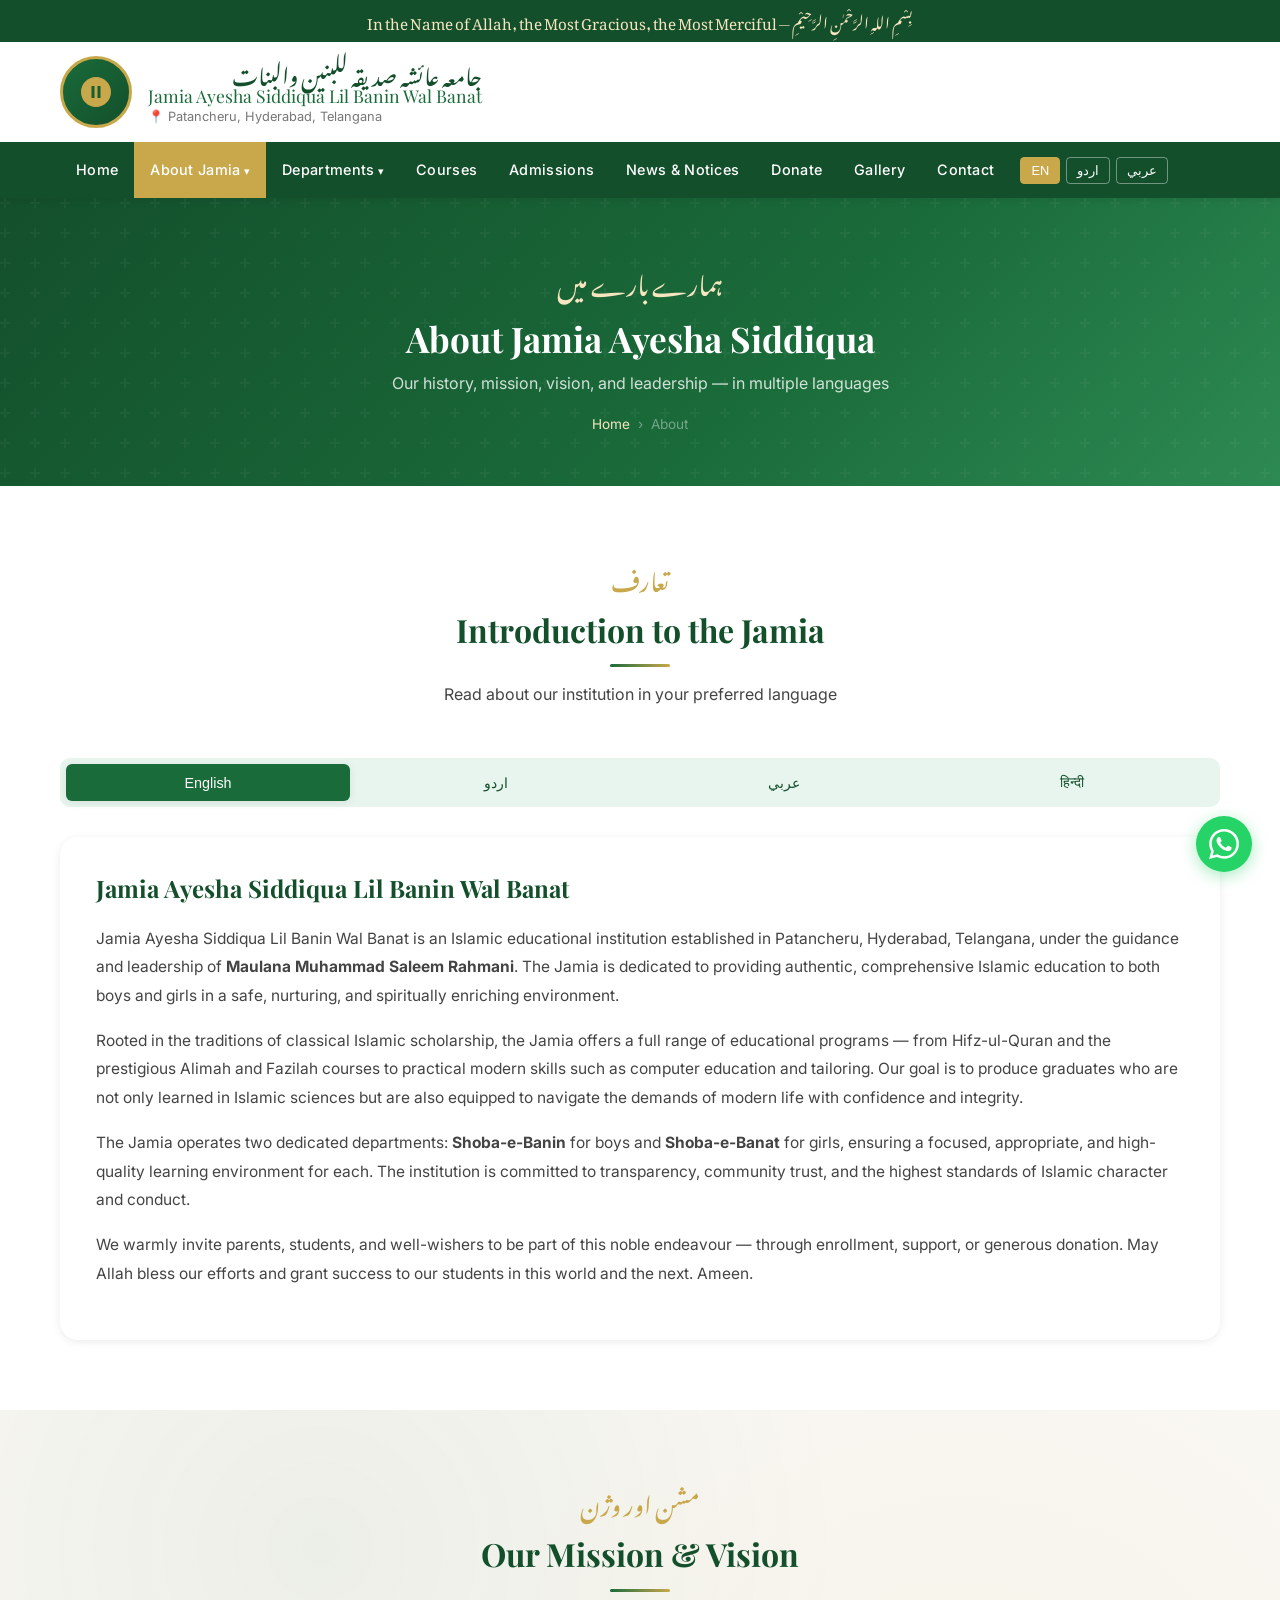
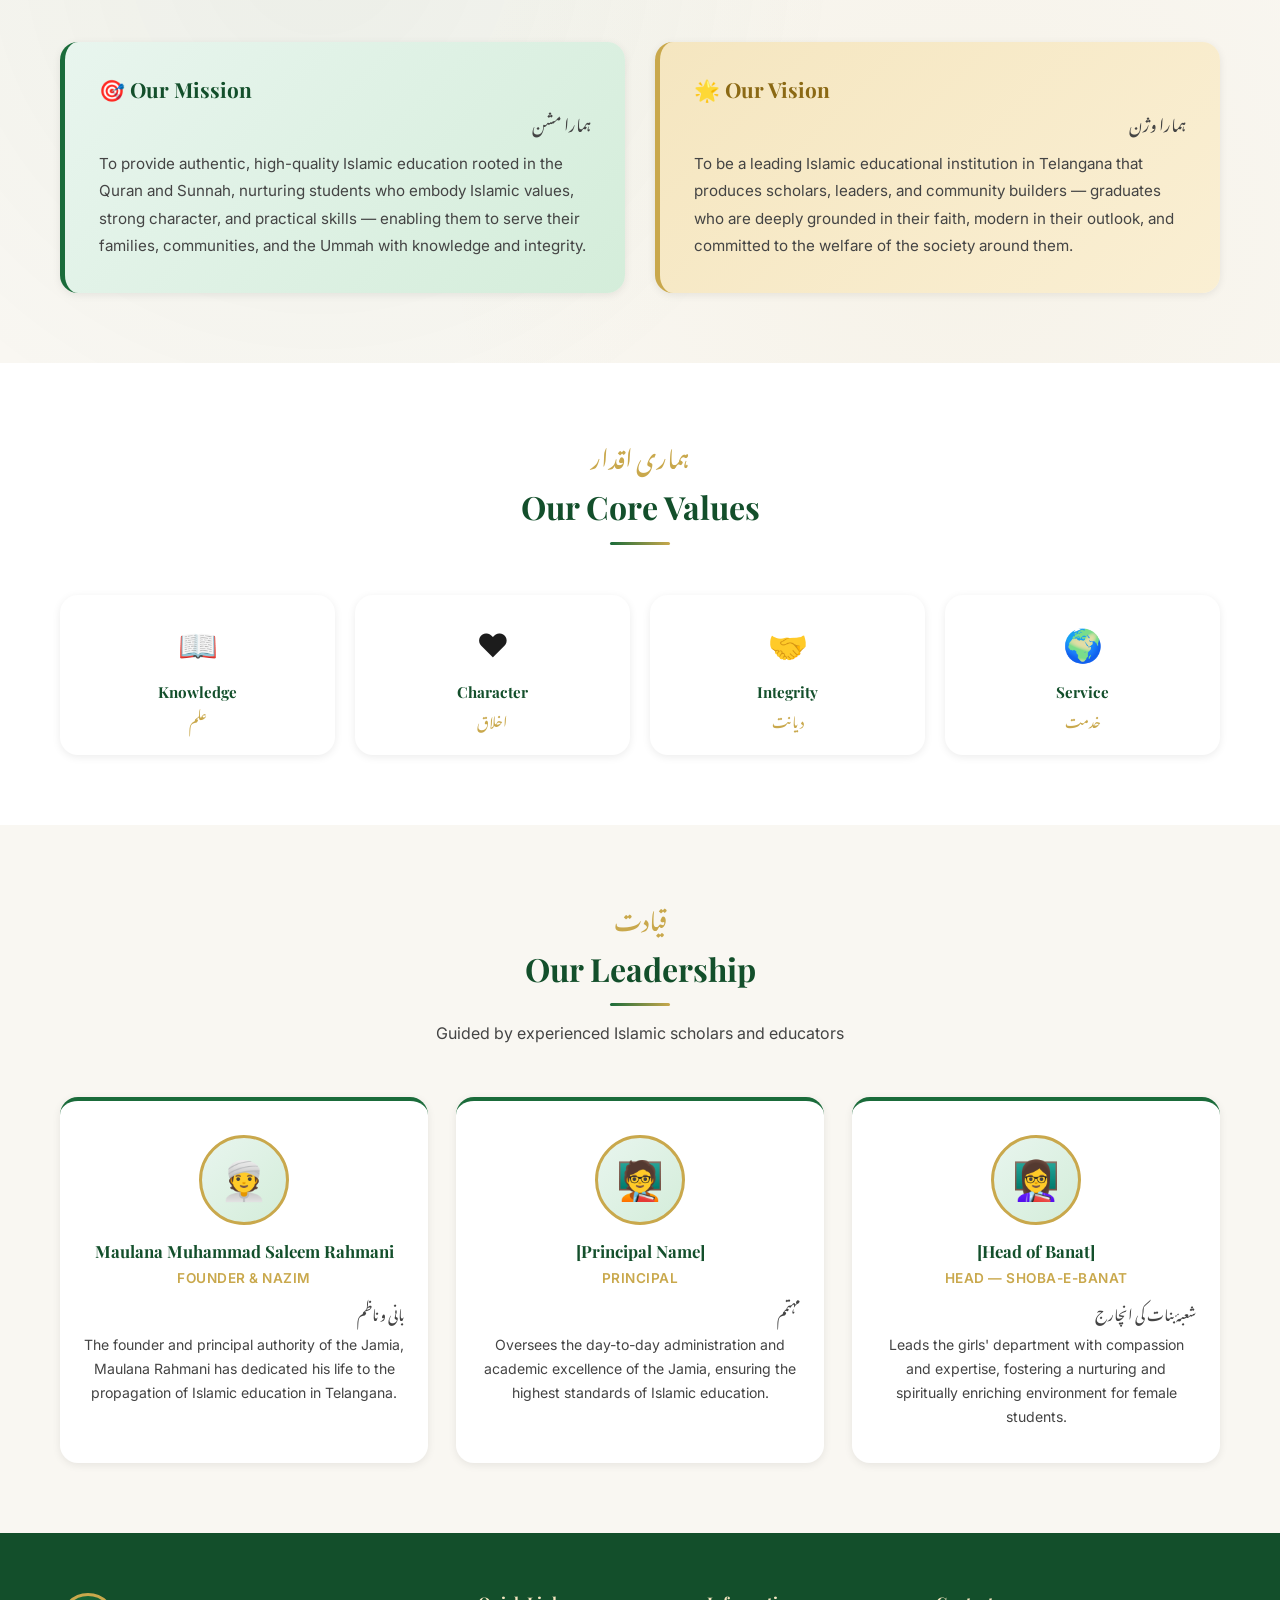
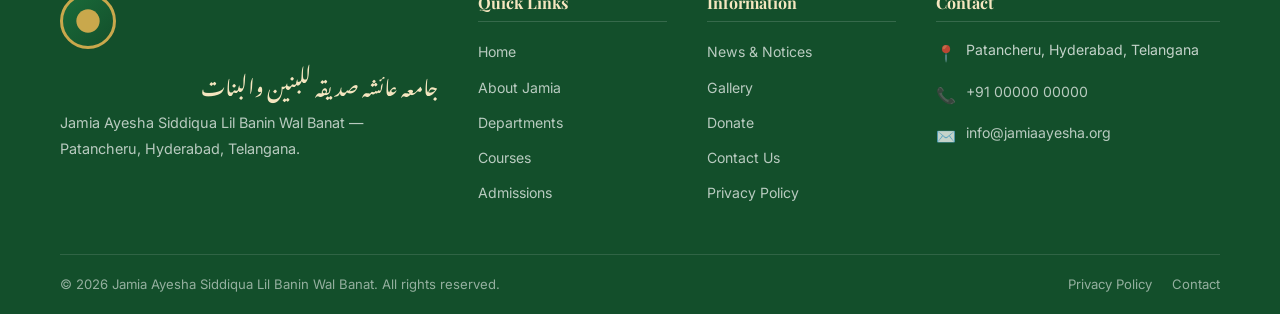
<file: about.html>
﻿<!DOCTYPE html>
<html lang="en">
<head>
  <meta charset="UTF-8" />
  <meta name="viewport" content="width=device-width, initial-scale=1.0" />
  <meta name="description" content="About Jamia Ayesha Siddiqua Lil Banin Wal Banat — Mission, Vision, Leadership, and introduction in English, Urdu, Arabic, and Hindi." />
  <title>About — Jamia Ayesha Siddiqua</title>
  <link rel="stylesheet" href="css/style.css" />
  <style>
    /* ---- LEADERSHIP CARDS ---- */
    .leadership-grid {
      display: grid;
      grid-template-columns: repeat(3, 1fr);
      gap: 28px;
    }
    .leader-card {
      text-align: center;
      background: var(--white);
      border-radius: var(--radius-lg);
      padding: 34px 24px;
      box-shadow: var(--shadow-sm);
      border-top: 4px solid var(--green);
      transition: transform var(--transition);
    }
    .leader-card:hover { transform: translateY(-4px); }
    .leader-avatar {
      width: 90px;
      height: 90px;
      border-radius: 50%;
      background: linear-gradient(135deg, var(--green-light), #d4edda);
      display: flex;
      align-items: center;
      justify-content: center;
      margin: 0 auto 16px;
      font-size: 2.4rem;
      border: 3px solid var(--gold);
    }
    .leader-card h3 { font-size: 1.05rem; color: var(--green-dark); margin-bottom: 4px; }
    .leader-card .role {
      font-size: 0.85rem;
      color: var(--gold);
      font-weight: 600;
      text-transform: uppercase;
      letter-spacing: 0.5px;
      display: block;
      margin-bottom: 10px;
    }
    .leader-card p { font-size: 0.88rem; color: var(--text-mid); }

    /* ---- MISSION/VISION ---- */
    .mv-grid {
      display: grid;
      grid-template-columns: 1fr 1fr;
      gap: 30px;
    }
    .mv-card {
      padding: 34px;
      border-radius: var(--radius-lg);
      box-shadow: var(--shadow-sm);
    }
    .mv-card.mission { background: linear-gradient(135deg, var(--green-light), #d4edda); border-left: 5px solid var(--green); }
    .mv-card.vision  { background: linear-gradient(135deg, var(--gold-light), #faefd3); border-left: 5px solid var(--gold); }
    .mv-card h3 { font-size: 1.3rem; margin-bottom: 6px; }
    .mv-card.mission h3 { color: var(--green-dark); }
    .mv-card.vision h3  { color: #8b6914; }
    .mv-card .urdu-sub {
      font-family: var(--font-urdu);
      font-size: 1rem;
      color: var(--text-mid);
      direction: rtl;
      display: block;
      margin-bottom: 14px;
    }
    .mv-card p { font-size: 0.95rem; color: var(--text-mid); line-height: 1.8; }

    /* ---- TAB CONTENT ---- */
    .intro-content {
      background: var(--white);
      border-radius: var(--radius-lg);
      padding: 36px;
      box-shadow: var(--shadow-sm);
    }
    .intro-content h2 {
      color: var(--green-dark);
      margin-bottom: 20px;
      font-size: 1.5rem;
    }
    .intro-content p {
      color: var(--text-mid);
      margin-bottom: 16px;
      font-size: 0.97rem;
      line-height: 1.85;
    }
    .intro-content.rtl p { direction: rtl; font-size: 1.05rem; line-height: 2; }
    .intro-content.rtl h2 { direction: rtl; }

    /* ---- VALUES ---- */
    .values-grid {
      display: grid;
      grid-template-columns: repeat(4, 1fr);
      gap: 20px;
    }
    .value-item {
      text-align: center;
      padding: 24px 16px;
      background: var(--white);
      border-radius: var(--radius-lg);
      box-shadow: var(--shadow-sm);
    }
    .value-icon { font-size: 2rem; display: block; margin-bottom: 10px; }
    .value-item h4 { font-size: 0.95rem; color: var(--green-dark); margin-bottom: 4px; }
    .value-item .urdu-val {
      font-family: var(--font-urdu);
      font-size: 0.88rem;
      color: var(--gold);
      direction: rtl;
      display: block;
    }

    @media (max-width: 768px) {
      .leadership-grid { grid-template-columns: 1fr; }
      .mv-grid { grid-template-columns: 1fr; }
      .values-grid { grid-template-columns: 1fr 1fr; }
      .intro-content { padding: 24px 18px; }
    }
    @media (max-width: 480px) {
      .values-grid { grid-template-columns: 1fr; }
    }
  </style>
</head>
<body>

<!-- HEADER -->
<header class="site-header">
  <div class="header-top">
    <p data-i18n="bismillah">بِسْمِ اللهِ الرَّحْمٰنِ الرَّحِيْمِ — In the Name of Allah, the Most Gracious, the Most Merciful</p>
  </div>
  <div class="container">
    <div class="header-brand">
      <a href="index.html" class="brand-logo">
        <div class="logo-placeholder">
          <svg viewBox="0 0 24 24"><path d="M12 2C6.48 2 2 6.48 2 12s4.48 10 10 10 10-4.48 10-10S17.52 2 12 2zm-1 14H9V8h2v8zm4 0h-2V8h2v8z"/></svg>
        </div>
        <div class="brand-text">
          <span class="name-urdu">جامعہ عائشہ صدیقہ للبنین والبنات</span>
          <span class="name-en" data-i18n="brand-name-en">Jamia Ayesha Siddiqua Lil Banin Wal Banat</span>
          <span class="location" data-i18n="brand-location">📍 Patancheru, Hyderabad, Telangana</span>
        </div>
      </a>
    </div>
  </div>
  <nav class="main-nav">
    <div class="container nav-inner">
      <ul class="nav-list" id="navList">
        <li><a href="index.html" data-i18n="nav-home">Home</a></li>
        <li class="has-dropdown">
          <a href="about.html" class="active" data-i18n="nav-about">About Jamia</a>
          <ul class="dropdown">
            <li><a href="about.html#intro" data-i18n="nav-intro">Introduction</a></li>
            <li><a href="about.html#mission" data-i18n="nav-mission-vision">Mission &amp; Vision</a></li>
            <li><a href="about.html#leadership" data-i18n="nav-leadership">Leadership</a></li>
          </ul>
        </li>
        <li class="has-dropdown">
          <a href="departments.html" data-i18n="nav-departments">Departments</a>
          <ul class="dropdown">
            <li><a href="departments.html#banin" data-i18n="nav-banin">Shoba-e-Banin (Boys)</a></li>
            <li><a href="departments.html#banat" data-i18n="nav-banat">Shoba-e-Banat (Girls)</a></li>
          </ul>
        </li>
        <li><a href="courses.html" data-i18n="nav-courses">Courses</a></li>
        <li><a href="admissions.html" data-i18n="nav-admissions">Admissions</a></li>
        <li><a href="news.html" data-i18n="nav-news-notices">News &amp; Notices</a></li>
        <li><a href="donations.html" data-i18n="nav-donate">Donate</a></li>
        <li><a href="gallery.html" data-i18n="nav-gallery">Gallery</a></li>
        <li><a href="contact.html" data-i18n="nav-contact">Contact</a></li>
        <div class="lang-switcher">
          <button class="lang-btn active" data-lang="en" onclick="setLang('en')">EN</button>
          <button class="lang-btn" data-lang="ur" onclick="setLang('ur')">اردو</button>
          <button class="lang-btn" data-lang="ar" onclick="setLang('ar')">عربي</button>
        </div>
      </ul>
      <button class="hamburger" id="hamburger" aria-label="Toggle menu">
        <span></span><span></span><span></span>
      </button>
    </div>
  </nav>
</header>

<!-- PAGE HERO -->
<section class="page-hero">
  <div class="container">
    <span class="urdu-heading">ہمارے بارے میں</span>
    <h1 data-i18n="ph-about">About Jamia Ayesha Siddiqua</h1>
    <p data-i18n="ph-about-sub">Our history, mission, vision, and leadership — in multiple languages</p>
    <div class="breadcrumb">
      <a href="index.html" data-i18n="nav-home">Home</a>
      <span>›</span>
      <span data-i18n="bc-about">About</span>
    </div>
  </div>
</section>

<!-- ============================================================
     INTRODUCTION — TABBED
     ============================================================ -->
<section class="section" id="intro">
  <div class="container">
    <div class="section-header">
      <span class="urdu-title" data-i18n="about-intro-title">تعارف</span>
      <h2 data-i18n="about-intro-h2">Introduction to the Jamia</h2>
      <div class="divider"></div>
      <p data-i18n="about-intro-sub">Read about our institution in your preferred language</p>
    </div>

    <div class="tabs" role="tablist">
      <button class="tab-btn active" role="tab" aria-selected="true"  onclick="switchTab('en')">English</button>
      <button class="tab-btn"        role="tab" aria-selected="false" onclick="switchTab('ur')">اردو</button>
      <button class="tab-btn"        role="tab" aria-selected="false" onclick="switchTab('ar')">عربي</button>
      <button class="tab-btn"        role="tab" aria-selected="false" onclick="switchTab('hi')">हिन्दी</button>
    </div>

    <!-- English -->
    <div class="tab-panel active" id="tab-en">
      <div class="intro-content">
        <h2 data-i18n="brand-name-en">Jamia Ayesha Siddiqua Lil Banin Wal Banat</h2>
        <p>Jamia Ayesha Siddiqua Lil Banin Wal Banat is an Islamic educational institution established in Patancheru, Hyderabad, Telangana, under the guidance and leadership of <strong>Maulana Muhammad Saleem Rahmani</strong>. The Jamia is dedicated to providing authentic, comprehensive Islamic education to both boys and girls in a safe, nurturing, and spiritually enriching environment.</p>
        <p>Rooted in the traditions of classical Islamic scholarship, the Jamia offers a full range of educational programs — from Hifz-ul-Quran and the prestigious Alimah and Fazilah courses to practical modern skills such as computer education and tailoring. Our goal is to produce graduates who are not only learned in Islamic sciences but are also equipped to navigate the demands of modern life with confidence and integrity.</p>
        <p>The Jamia operates two dedicated departments: <strong data-i18n="nav-banin-short">Shoba-e-Banin</strong> for boys and <strong data-i18n="nav-banat-short">Shoba-e-Banat</strong> for girls, ensuring a focused, appropriate, and high-quality learning environment for each. The institution is committed to transparency, community trust, and the highest standards of Islamic character and conduct.</p>
        <p>We warmly invite parents, students, and well-wishers to be part of this noble endeavour — through enrollment, support, or generous donation. May Allah bless our efforts and grant success to our students in this world and the next. Ameen.</p>
      </div>
    </div>

    <!-- Urdu -->
    <div class="tab-panel" id="tab-ur">
      <div class="intro-content rtl urdu">
        <h2>جامعہ عائشہ صدیقہ للبنین والبنات</h2>
        <p>جامعہ عائشہ صدیقہ للبنین والبنات ایک اسلامی تعلیمی ادارہ ہے جو پٹانچیرو، حیدرآباد، تلنگانہ میں قائم کیا گیا ہے۔ یہ ادارہ مولانا محمد سلیم رحمانی کی سرپرستی اور رہنمائی میں ڈھیروں طلبہ و طالبات کو معیاری دینی تعلیم فراہم کر رہا ہے۔</p>
        <p>جامعہ کا بنیادی مقصد قرآن و سنت کی روشنی میں علم دین کو عام کرنا اور ایسے فارغین تیار کرنا ہے جو دین و دنیا دونوں میں کامیاب ہوں۔ ادارے میں حفظ القرآن، عالمہ، فاضلہ، مومنہ کورس، ایک سالہ دینیات ڈپلومہ، کمپیوٹر تعلیم اور سلائی کڑھائی جیسے مختلف شعبہ جات موجود ہیں۔</p>
        <p>جامعہ میں دو الگ الگ شعبہ جات قائم ہیں: <strong>شعبۂ بنین</strong> (لڑکوں کے لیے) اور <strong>شعبۂ بنات</strong> (لڑکیوں کے لیے)، تاکہ ہر طالب علم کو مناسب اور معیاری تعلیمی ماحول میسر ہو۔</p>
        <p>ہم تمام والدین، طلبہ و طالبات اور خیرخواہان کو دعوت دیتے ہیں کہ وہ اس نیک مشن میں شامل ہوں — خواہ داخلے کے ذریعے، تعاون سے، یا مالی امداد کے ذریعے۔ اللہ تعالیٰ ہمارے اس ادارے کو قبول فرمائے اور ہمارے طلبہ کو دنیا و آخرت میں کامیابی عطا فرمائے۔ آمین۔</p>
      </div>
    </div>

    <!-- Arabic -->
    <div class="tab-panel" id="tab-ar">
      <div class="intro-content rtl arabic">
        <h2>جامعة عائشة الصديقة للبنين والبنات</h2>
        <p>جامعة عائشة الصديقة للبنين والبنات مؤسسة تعليمية إسلامية تأسست في باتانشيرو، حيدر آباد، تلنغانا، بالهند، تحت إشراف وقيادة <strong>المولانا محمد سليم رحماني</strong>. تسعى الجامعة إلى تقديم تعليم إسلامي أصيل وشامل للطلاب والطالبات في بيئة آمنة ومثرية روحياً.</p>
        <p>تضم الجامعة مناهج متنوعة تشمل حفظ القرآن الكريم، ودورات العالمة والفاضلة، ودبلوم سنوي في الدينيات، إضافة إلى التعليم الحاسوبي والتدريب المهني؛ مما يُعدّ الطلاب لمواجهة متطلبات الحياة المعاصرة بثقة وأخلاق إسلامية رفيعة.</p>
        <p>يشتمل الجامعة على قسمين مستقلين: <strong>شعبة البنين</strong> و<strong>شعبة البنات</strong>، لضمان بيئة تعليمية ملائمة وعالية الجودة لكلٍّ منهما.</p>
        <p>ندعو الآباء والطلاب والمحسنين للمشاركة في هذا المشروع النبيل — سواء بالالتحاق بالدراسة أو بالدعم والمساهمة المادية. اللهم تقبّل منا وأعِن طلابنا على النجاح في الدنيا والآخرة. آمين.</p>
      </div>
    </div>

    <!-- Hindi -->
    <div class="tab-panel" id="tab-hi">
      <div class="intro-content">
        <h2>जामिया आयशा सिद्दीका लिल बनीन वल बनात</h2>
        <p>जामिया आयशा सिद्दीका लिल बनीन वल बनात एक इस्लामी शैक्षणिक संस्थान है जो पटानचेरू, हैदराबाद, तेलंगाना में स्थापित किया गया है। यह संस्थान <strong>मौलाना मुहम्मद सलीम रहमानी</strong> के नेतृत्व और मार्गदर्शन में बच्चों और बच्चियों दोनों को उत्कृष्ट दीनी शिक्षा प्रदान कर रहा है।</p>
        <p>जामिया में हिफ्ज़ उल-क़ुरआन, आलिमह और फ़ाज़िलह कोर्स, मोमिना कोर्स, एक वर्षीय दीनियात डिप्लोमा, कंप्यूटर शिक्षा और सिलाई-कढ़ाई जैसे विविध पाठ्यक्रम उपलब्ध हैं। हमारा लक्ष्य ऐसे स्नातक तैयार करना है जो दीन और दुनिया दोनों में सफल हों।</p>
        <p>संस्थान में दो अलग विभाग हैं: <strong>शोबा-ए-बनीन</strong> (लड़कों के लिए) और <strong>शोबा-ए-बनात</strong> (लड़कियों के लिए), जिससे प्रत्येक विद्यार्थी को उचित और उच्च-गुणवत्ता वाला शैक्षिक माहौल मिले।</p>
        <p>हम सभी अभिभावकों, छात्रों और शुभचिंतकों को इस नेक कार्य में भाग लेने के लिए आमंत्रित करते हैं। अल्लाह हमारे प्रयासों को स्वीकार करे और हमारे छात्रों को इस दुनिया और आखिरत में कामयाबी दे। आमीन।</p>
      </div>
    </div>
  </div>
</section>

<!-- ============================================================
     MISSION & VISION
     ============================================================ -->
<section class="section section-alt pattern-bg" id="mission">
  <div class="container">
    <div class="section-header">
      <span class="urdu-title">مشن اور وژن</span>
      <h2 data-i18n="about-mv-h2">Our Mission &amp; Vision</h2>
      <div class="divider"></div>
    </div>
    <div class="mv-grid">
      <div class="mv-card mission">
        <h3 data-i18n="about-mission-h3">🎯 Our Mission</h3>
        <span class="urdu-sub">ہمارا مشن</span>
        <p data-i18n="about-mission-p" data-i18n-html="true">To provide authentic, high-quality Islamic education rooted in the Quran and Sunnah, nurturing students who embody Islamic values, strong character, and practical skills — enabling them to serve their families, communities, and the Ummah with knowledge and integrity.</p>
      </div>
      <div class="mv-card vision">
        <h3 data-i18n="about-vision-h3">🌟 Our Vision</h3>
        <span class="urdu-sub">ہمارا وژن</span>
        <p data-i18n="about-vision-p" data-i18n-html="true">To be a leading Islamic educational institution in Telangana that produces scholars, leaders, and community builders — graduates who are deeply grounded in their faith, modern in their outlook, and committed to the welfare of the society around them.</p>
      </div>
    </div>
  </div>
</section>

<!-- ============================================================
     CORE VALUES
     ============================================================ -->
<section class="section">
  <div class="container">
    <div class="section-header">
      <span class="urdu-title" data-i18n="about-val-title">ہماری اقدار</span>
      <h2 data-i18n="about-val-h2">Our Core Values</h2>
      <div class="divider"></div>
    </div>
    <div class="values-grid">
      <div class="value-item">
        <span class="value-icon">📖</span>
        <h4 data-i18n="val-knowledge">Knowledge</h4>
        <span class="urdu-val">علم</span>
      </div>
      <div class="value-item">
        <span class="value-icon">❤️</span>
        <h4 data-i18n="val-character">Character</h4>
        <span class="urdu-val">اخلاق</span>
      </div>
      <div class="value-item">
        <span class="value-icon">🤝</span>
        <h4 data-i18n="val-integrity">Integrity</h4>
        <span class="urdu-val">دیانت</span>
      </div>
      <div class="value-item">
        <span class="value-icon">🌍</span>
        <h4 data-i18n="val-service">Service</h4>
        <span class="urdu-val">خدمت</span>
      </div>
    </div>
  </div>
</section>

<!-- ============================================================
     LEADERSHIP
     ============================================================ -->
<section class="section section-alt" id="leadership">
  <div class="container">
    <div class="section-header">
      <span class="urdu-title" data-i18n="about-lead-title">قیادت</span>
      <h2 data-i18n="about-lead-h2">Our Leadership</h2>
      <div class="divider"></div>
      <p data-i18n="about-lead-sub">Guided by experienced Islamic scholars and educators</p>
    </div>
    <div class="leadership-grid">
      <div class="leader-card">
        <div class="leader-avatar">👳</div>
        <h3>Maulana Muhammad Saleem Rahmani</h3>
        <span class="role" data-i18n="role-founder">Founder & Nazim</span>
        <!-- Replace with Urdu title if needed -->
        <p class="urdu" style="font-size:0.9rem;margin-bottom:8px;">بانی و ناظم</p>
        <p data-i18n="leader-p1">The founder and principal authority of the Jamia, Maulana Rahmani has dedicated his life to the propagation of Islamic education in Telangana.</p>
      </div>
      <div class="leader-card">
        <div class="leader-avatar">🧑‍🏫</div>
        <h3>[Principal Name]</h3>
        <!-- Replace with actual name -->
        <span class="role" data-i18n="role-principal">Principal</span>
        <p class="urdu" style="font-size:0.9rem;margin-bottom:8px;">مہتمم</p>
        <p data-i18n="leader-p2">Oversees the day-to-day administration and academic excellence of the Jamia, ensuring the highest standards of Islamic education.</p>
      </div>
      <div class="leader-card">
        <div class="leader-avatar">👩‍🏫</div>
        <h3>[Head of Banat]</h3>
        <!-- Replace with actual name -->
        <span class="role" data-i18n="role-head-banat">Head — Shoba-e-Banat</span>
        <p class="urdu" style="font-size:0.9rem;margin-bottom:8px;">شعبۂ بنات کی انچارج</p>
        <p data-i18n="leader-p3">Leads the girls' department with compassion and expertise, fostering a nurturing and spiritually enriching environment for female students.</p>
      </div>
    </div>
  </div>
</section>

<!-- FOOTER -->
<footer class="site-footer">
  <div class="container">
    <div class="footer-grid">
      <div class="footer-brand">
        <div class="logo-placeholder" style="width:56px;height:56px;">
          <svg viewBox="0 0 24 24" style="width:28px;height:28px;fill:var(--gold);"><path d="M12 2C6.48 2 2 6.48 2 12s4.48 10 10 10 10-4.48 10-10S17.52 2 12 2z"/></svg>
        </div>
        <span class="name-urdu" style="margin-top:10px;">جامعہ عائشہ صدیقہ للبنین والبنات</span>
        <p style="margin-top:10px;" data-i18n="footer-addr-full">Jamia Ayesha Siddiqua Lil Banin Wal Banat — Patancheru, Hyderabad, Telangana.</p>
      </div>
      <div class="footer-col">
        <h4 data-i18n="footer-ql">Quick Links</h4>
        <ul>
          <li><a href="index.html" data-i18n="nav-home">Home</a></li>
          <li><a href="about.html" data-i18n="nav-about">About Jamia</a></li>
          <li><a href="departments.html" data-i18n="nav-departments">Departments</a></li>
          <li><a href="courses.html" data-i18n="nav-courses">Courses</a></li>
          <li><a href="admissions.html" data-i18n="nav-admissions">Admissions</a></li>
        </ul>
      </div>
      <div class="footer-col">
        <h4 data-i18n="footer-info">Information</h4>
        <ul>
          <li><a href="news.html" data-i18n="nav-news-notices">News &amp; Notices</a></li>
          <li><a href="gallery.html" data-i18n="nav-gallery">Gallery</a></li>
          <li><a href="donations.html" data-i18n="nav-donate">Donate</a></li>
          <li><a href="contact.html" data-i18n="footer-link-contact">Contact Us</a></li>
          <li><a href="privacy.html" data-i18n="footer-link-privacy">Privacy Policy</a></li>
        </ul>
      </div>
      <div class="footer-col">
        <h4 data-i18n="footer-contact">Contact</h4>
        <div class="footer-contact-item"><span class="icon">📍</span><span data-i18n="footer-addr-span">Patancheru, Hyderabad, Telangana</span></div>
        <div class="footer-contact-item"><span class="icon">📞</span><a href="tel:+910000000000" style="color:rgba(255,255,255,0.7);">+91 00000 00000</a></div>
        <div class="footer-contact-item"><span class="icon">✉️</span><a href="mailto:info@jamiaayesha.org" style="color:rgba(255,255,255,0.7);">info@jamiaayesha.org</a></div>
      </div>
    </div>
    <div class="footer-bottom">
      <p>© 2026 Jamia Ayesha Siddiqua Lil Banin Wal Banat. All rights reserved.</p>
      <div class="footer-bottom-links">
        <a href="privacy.html" data-i18n="footer-link-privacy">Privacy Policy</a>
        <a href="contact.html" data-i18n="nav-contact">Contact</a>
      </div>
    </div>
  </div>
</footer>

<a href="https://wa.me/910000000000" class="whatsapp-float" target="_blank" rel="noopener" aria-label="Chat on WhatsApp">
  <svg viewBox="0 0 24 24"><path d="M17.472 14.382c-.297-.149-1.758-.867-2.03-.967-.273-.099-.471-.148-.67.15-.197.297-.767.966-.94 1.164-.173.199-.347.223-.644.075-.297-.15-1.255-.463-2.39-1.475-.883-.788-1.48-1.761-1.653-2.059-.173-.297-.018-.458.13-.606.134-.133.298-.347.446-.52.149-.174.198-.298.298-.497.099-.198.05-.371-.025-.52-.075-.149-.669-1.612-.916-2.207-.242-.579-.487-.5-.669-.51-.173-.008-.371-.01-.57-.01-.198 0-.52.074-.792.372-.272.297-1.04 1.016-1.04 2.479 0 1.462 1.065 2.875 1.213 3.074.149.198 2.096 3.2 5.077 4.487.709.306 1.262.489 1.694.625.712.227 1.36.195 1.871.118.571-.085 1.758-.719 2.006-1.413.248-.694.248-1.289.173-1.413-.074-.124-.272-.198-.57-.347m-5.421 7.403h-.004a9.87 9.87 0 01-5.031-1.378l-.361-.214-3.741.982.998-3.648-.235-.374a9.86 9.86 0 01-1.51-5.26c.001-5.45 4.436-9.884 9.888-9.884 2.64 0 5.122 1.03 6.988 2.898a9.825 9.825 0 012.893 6.994c-.003 5.45-4.437 9.884-9.885 9.884m8.413-18.297A11.815 11.815 0 0012.05 0C5.495 0 .16 5.335.157 11.892c0 2.096.547 4.142 1.588 5.945L.057 24l6.305-1.654a11.882 11.882 0 005.683 1.448h.005c6.554 0 11.89-5.335 11.893-11.893a11.821 11.821 0 00-3.48-8.413z"/></svg>
</a>
<script src="js/i18n.js"></script>
<script src="js/main.js"></script>
</body>
</html>
</file>
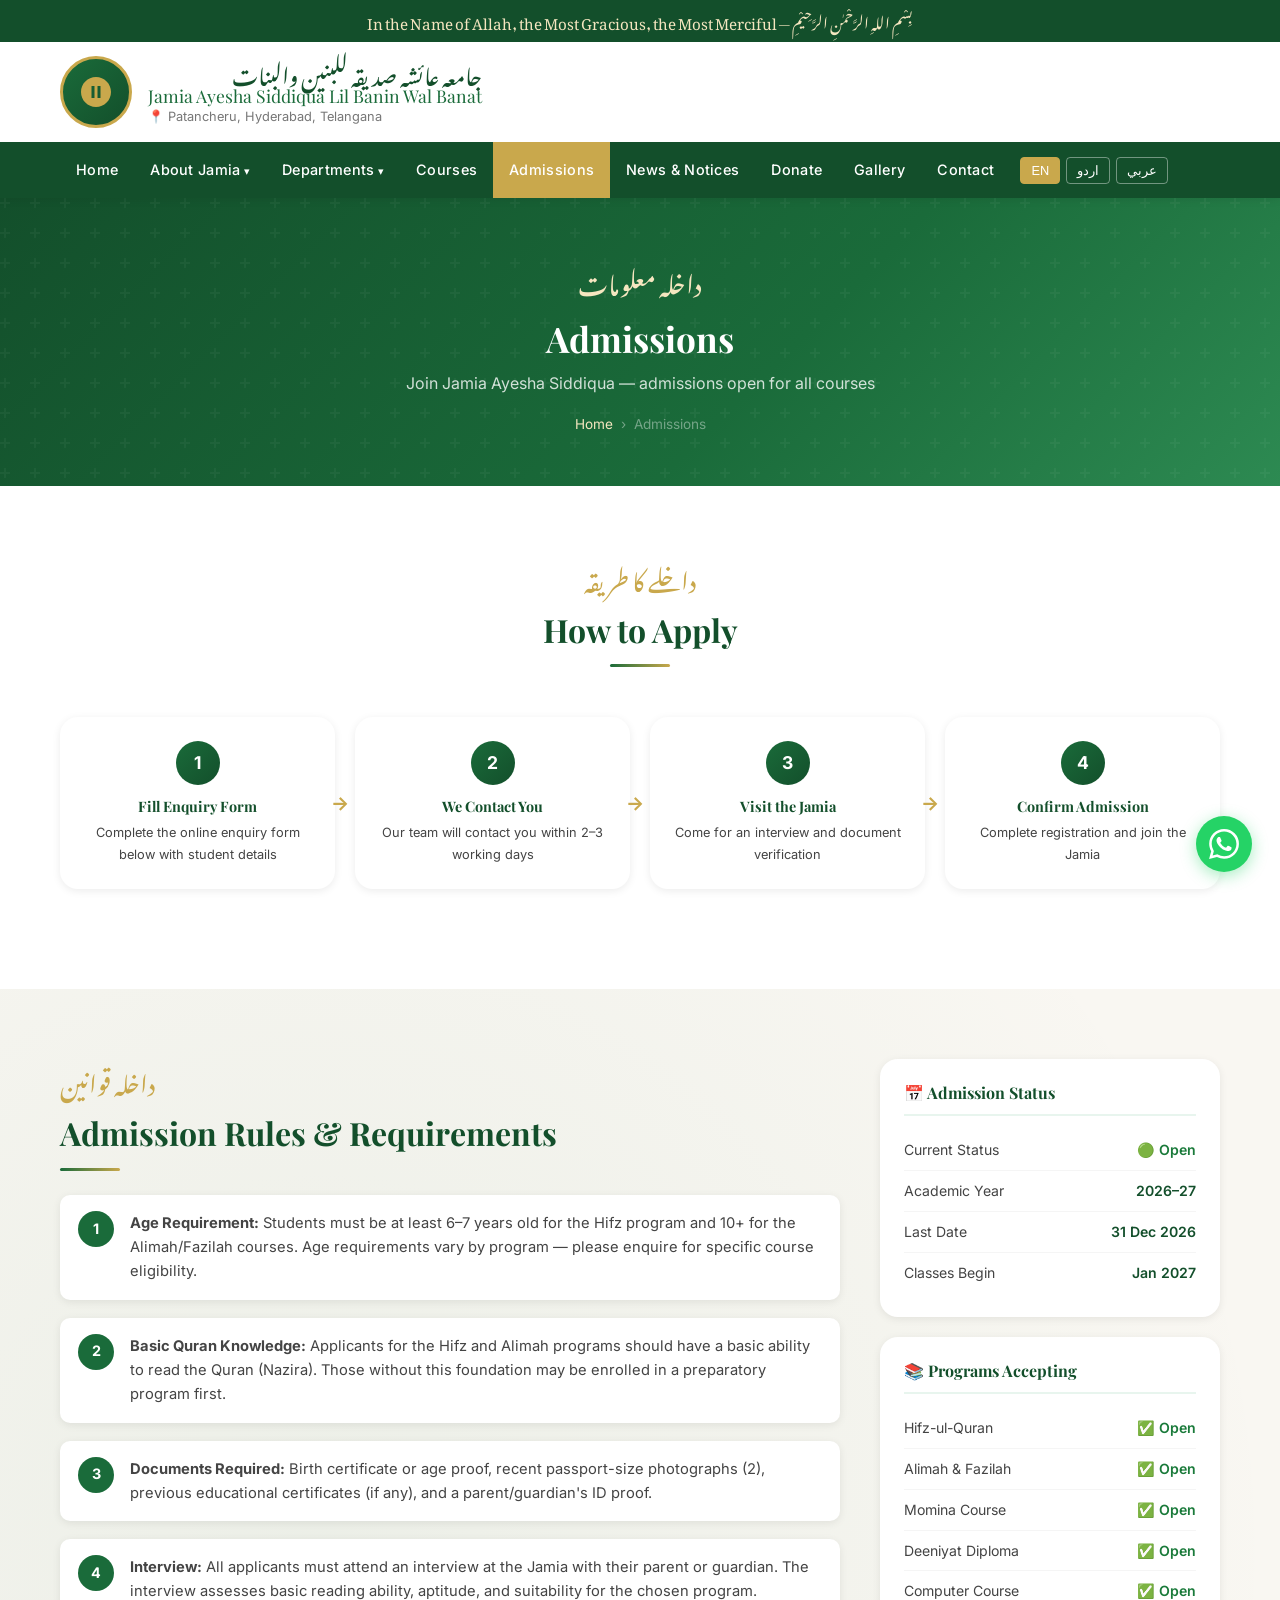
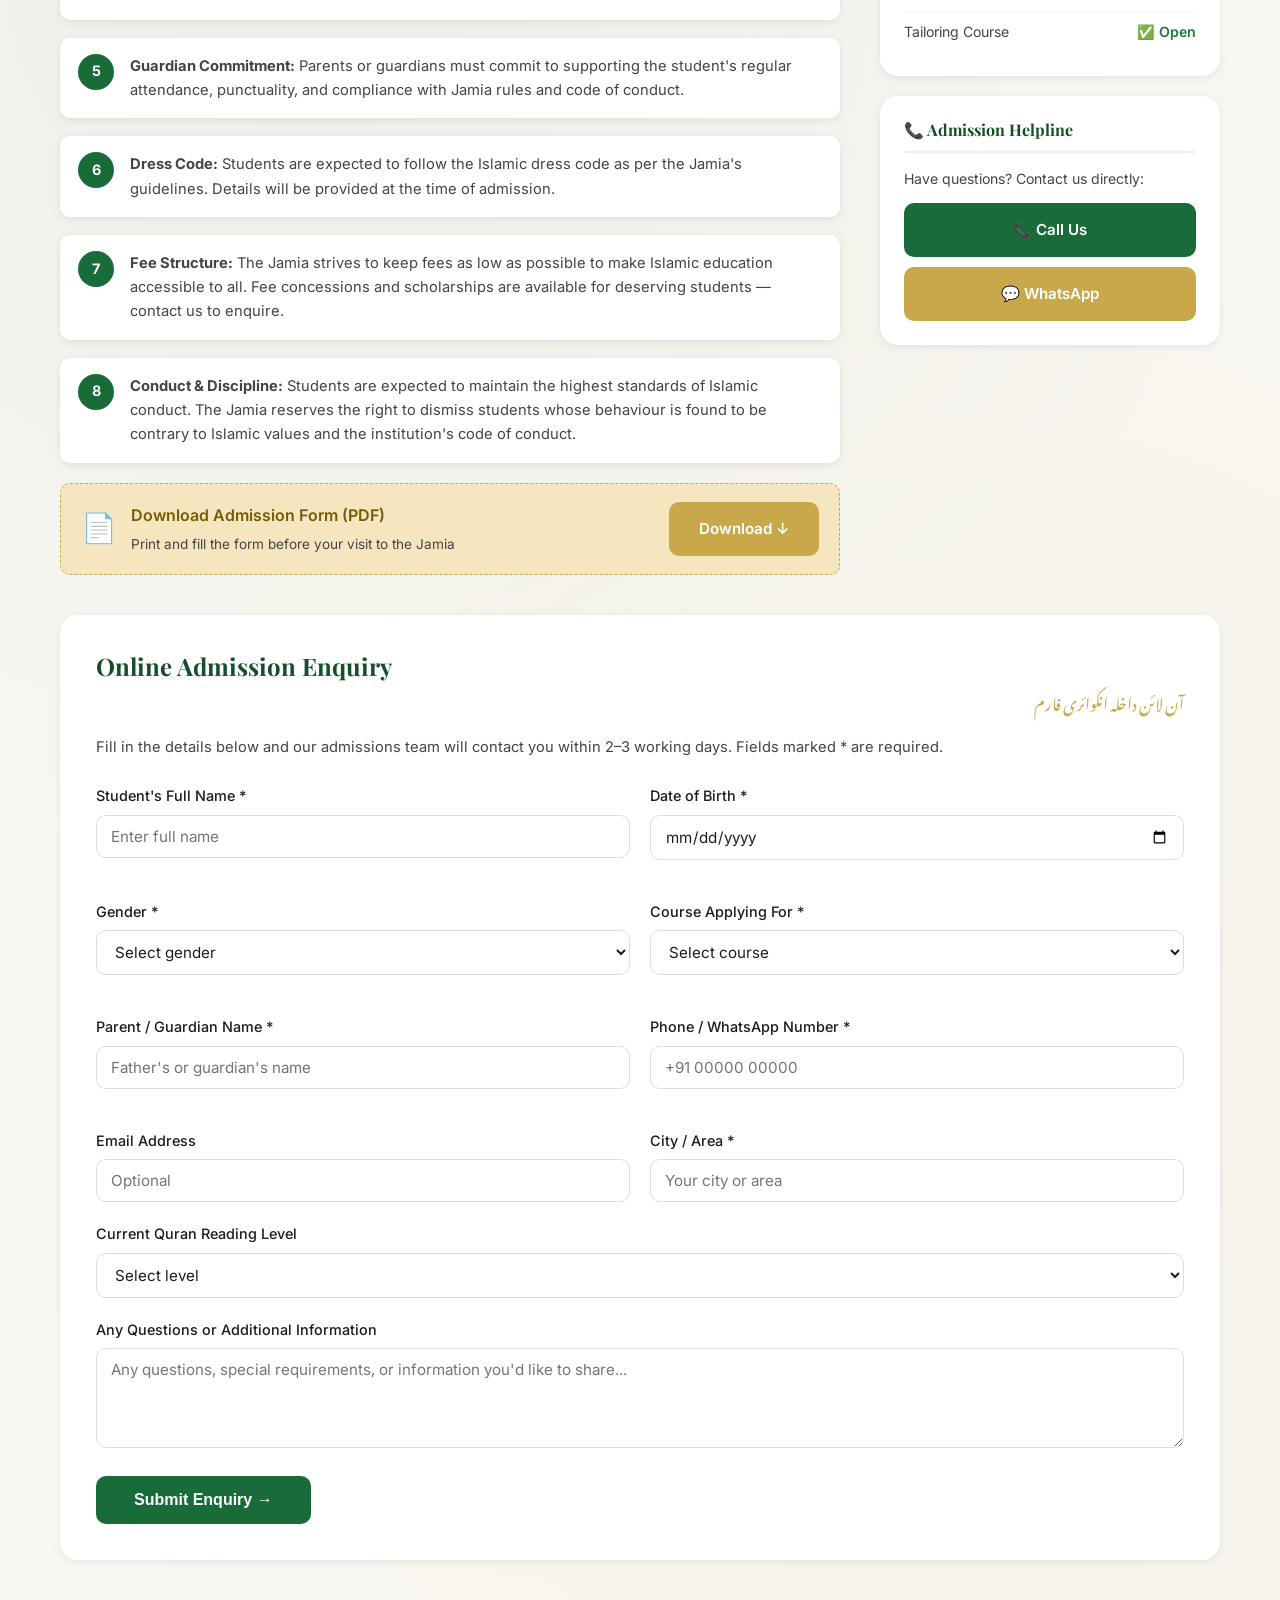
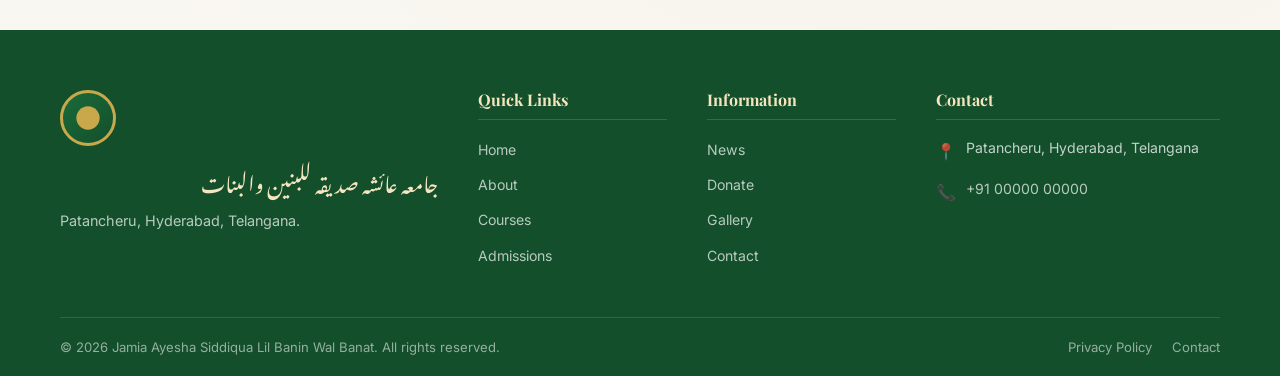
<file: admissions.html>
﻿<!DOCTYPE html>
<html lang="en">
<head>
  <meta charset="UTF-8" />
  <meta name="viewport" content="width=device-width, initial-scale=1.0" />
  <meta name="description" content="Admissions at Jamia Ayesha Siddiqua — Apply online, download forms, admission rules and requirements." />
  <title>Admissions — Jamia Ayesha Siddiqua</title>
  <link rel="stylesheet" href="css/style.css" />
  <style>
    .admission-layout {
      display: grid;
      grid-template-columns: 1fr 340px;
      gap: 40px;
      align-items: start;
    }
    .rules-list { counter-reset: rule; margin: 20px 0; }
    .rule-item {
      display: flex;
      gap: 16px;
      margin-bottom: 18px;
      padding: 16px 18px;
      background: var(--white);
      border-radius: var(--radius);
      box-shadow: var(--shadow-sm);
      align-items: flex-start;
    }
    .rule-num {
      width: 36px;
      height: 36px;
      border-radius: 50%;
      background: var(--green);
      color: var(--white);
      display: flex;
      align-items: center;
      justify-content: center;
      font-weight: 700;
      font-size: 0.9rem;
      flex-shrink: 0;
    }
    .rule-item p { font-size: 0.92rem; color: var(--text-mid); line-height: 1.65; margin: 0; }

    .steps-grid {
      display: grid;
      grid-template-columns: repeat(4, 1fr);
      gap: 20px;
      margin: 30px 0;
    }
    .step-card {
      text-align: center;
      padding: 24px 16px;
      background: var(--white);
      border-radius: var(--radius-lg);
      box-shadow: var(--shadow-sm);
      position: relative;
    }
    .step-card::after {
      content: '→';
      position: absolute;
      right: -14px;
      top: 50%;
      transform: translateY(-50%);
      font-size: 1.2rem;
      color: var(--gold);
      font-weight: 700;
    }
    .step-card:last-child::after { display: none; }
    .step-num {
      width: 44px;
      height: 44px;
      border-radius: 50%;
      background: linear-gradient(135deg, var(--green), var(--green-dark));
      color: var(--white);
      font-weight: 700;
      font-size: 1.1rem;
      display: flex;
      align-items: center;
      justify-content: center;
      margin: 0 auto 12px;
    }
    .step-card h4 { font-size: 0.9rem; color: var(--green-dark); margin-bottom: 6px; }
    .step-card p  { font-size: 0.8rem; color: var(--text-mid); }

    .sidebar-sticky { position: sticky; top: 100px; display: flex; flex-direction: column; gap: 20px; }
    .info-box {
      background: var(--white);
      border-radius: var(--radius-lg);
      padding: 24px;
      box-shadow: var(--shadow-sm);
    }
    .info-box h3 {
      font-size: 1rem;
      color: var(--green-dark);
      margin-bottom: 14px;
      padding-bottom: 10px;
      border-bottom: 2px solid var(--green-light);
    }
    .info-row {
      display: flex;
      justify-content: space-between;
      align-items: center;
      padding: 8px 0;
      border-bottom: 1px solid #f5f5f5;
      font-size: 0.88rem;
    }
    .info-row:last-child { border-bottom: none; }
    .info-row .label { color: var(--text-mid); }
    .info-row .value { color: var(--green-dark); font-weight: 600; }
    .info-row .value.open { color: #1a7a3a; }
    .info-row .value.closed { color: #c0392b; }

    .form-section {
      background: var(--white);
      border-radius: var(--radius-lg);
      padding: 36px;
      box-shadow: var(--shadow-sm);
      margin-top: 40px;
    }
    .form-section h2 { color: var(--green-dark); margin-bottom: 6px; }
    .form-section .urdu-sub {
      font-family: var(--font-urdu);
      font-size: 1rem;
      color: var(--gold);
      direction: rtl;
      display: block;
      margin-bottom: 20px;
    }
    .form-success {
      display: none;
      background: #e8f5ee;
      border: 1px solid var(--green);
      border-radius: var(--radius);
      padding: 16px 20px;
      color: var(--green-dark);
      font-size: 0.95rem;
      margin-top: 16px;
    }

    @media (max-width: 1024px) { .admission-layout { grid-template-columns: 1fr; } .sidebar-sticky { position: static; } }
    @media (max-width: 768px) { .steps-grid { grid-template-columns: 1fr 1fr; } .step-card::after { display: none; } }
    @media (max-width: 480px) { .steps-grid { grid-template-columns: 1fr; } .form-section { padding: 24px 16px; } }
  </style>
</head>
<body>

<!-- HEADER -->
<header class="site-header">
  <div class="header-top">
    <p data-i18n="bismillah">بِسْمِ اللهِ الرَّحْمٰنِ الرَّحِيْمِ — In the Name of Allah, the Most Gracious, the Most Merciful</p>
  </div>
  <div class="container">
    <div class="header-brand">
      <a href="index.html" class="brand-logo">
        <div class="logo-placeholder">
          <svg viewBox="0 0 24 24"><path d="M12 2C6.48 2 2 6.48 2 12s4.48 10 10 10 10-4.48 10-10S17.52 2 12 2zm-1 14H9V8h2v8zm4 0h-2V8h2v8z"/></svg>
        </div>
        <div class="brand-text">
          <span class="name-urdu">جامعہ عائشہ صدیقہ للبنین والبنات</span>
          <span class="name-en" data-i18n="brand-name-en">Jamia Ayesha Siddiqua Lil Banin Wal Banat</span>
          <span class="location" data-i18n="brand-location">📍 Patancheru, Hyderabad, Telangana</span>
        </div>
      </a>
    </div>
  </div>
  <nav class="main-nav">
    <div class="container nav-inner">
      <ul class="nav-list" id="navList">
        <li><a href="index.html" data-i18n="nav-home">Home</a></li>
        <li class="has-dropdown"><a href="about.html" data-i18n="nav-about">About Jamia</a>
          <ul class="dropdown"><li><a href="about.html#intro" data-i18n="nav-intro">Introduction</a></li><li><a href="about.html#mission" data-i18n="nav-mission-vision">Mission &amp; Vision</a></li><li><a href="about.html#leadership" data-i18n="nav-leadership">Leadership</a></li></ul>
        </li>
        <li class="has-dropdown"><a href="departments.html" data-i18n="nav-departments">Departments</a>
          <ul class="dropdown"><li><a href="departments.html#banin" data-i18n="nav-banin">Shoba-e-Banin (Boys)</a></li><li><a href="departments.html#banat" data-i18n="nav-banat">Shoba-e-Banat (Girls)</a></li></ul>
        </li>
        <li><a href="courses.html" data-i18n="nav-courses">Courses</a></li>
        <li><a href="admissions.html" class="active" data-i18n="nav-admissions">Admissions</a></li>
        <li><a href="news.html" data-i18n="nav-news-notices">News &amp; Notices</a></li>
        <li><a href="donations.html" data-i18n="nav-donate">Donate</a></li>
        <li><a href="gallery.html" data-i18n="nav-gallery">Gallery</a></li>
        <li><a href="contact.html" data-i18n="nav-contact">Contact</a></li>
        <div class="lang-switcher">
          <button class="lang-btn active" data-lang="en" onclick="setLang('en')">EN</button>
          <button class="lang-btn" data-lang="ur" onclick="setLang('ur')">اردو</button>
          <button class="lang-btn" data-lang="ar" onclick="setLang('ar')">عربي</button>
        </div>
      </ul>
      <button class="hamburger" id="hamburger" aria-label="Toggle menu"><span></span><span></span><span></span></button>
    </div>
  </nav>
</header>

<!-- PAGE HERO -->
<section class="page-hero">
  <div class="container">
    <span class="urdu-heading">داخلہ معلومات</span>
    <h1 data-i18n="ph-admissions">Admissions</h1>
    <p data-i18n="ph-adm-sub">Join Jamia Ayesha Siddiqua — admissions open for all courses</p>
    <div class="breadcrumb"><a href="index.html" data-i18n="nav-home">Home</a><span>›</span><span data-i18n="bc-admissions">Admissions</span></div>
  </div>
</section>

<!-- HOW TO APPLY -->
<section class="section">
  <div class="container">
    <div class="section-header">
      <span class="urdu-title" data-i18n="adm-how-title">داخلے کا طریقہ</span>
      <h2 data-i18n="adm-how-h2">How to Apply</h2>
      <div class="divider"></div>
    </div>
    <div class="steps-grid">
      <div class="step-card">
        <div class="step-num">1</div>
        <h4 data-i18n="adm-step1-h4">Fill Enquiry Form</h4>
        <p data-i18n="adm-step1-p">Complete the online enquiry form below with student details</p>
      </div>
      <div class="step-card">
        <div class="step-num">2</div>
        <h4 data-i18n="adm-step2-h4">We Contact You</h4>
        <p data-i18n="adm-step2-p">Our team will contact you within 2–3 working days</p>
      </div>
      <div class="step-card">
        <div class="step-num">3</div>
        <h4 data-i18n="adm-step3-h4">Visit the Jamia</h4>
        <p data-i18n="adm-step3-p">Come for an interview and document verification</p>
      </div>
      <div class="step-card">
        <div class="step-num">4</div>
        <h4 data-i18n="adm-step4-h4">Confirm Admission</h4>
        <p data-i18n="adm-step4-p">Complete registration and join the Jamia</p>
      </div>
    </div>
  </div>
</section>

<!-- MAIN CONTENT -->
<section class="section section-alt pattern-bg">
  <div class="container">
    <div class="admission-layout">

      <!-- LEFT: Rules -->
      <div>
        <div class="section-header" style="text-align:left;margin-bottom:24px;">
          <span class="urdu-title">داخلہ قوانین</span>
          <h2 data-i18n="adm-rule-title-h2">Admission Rules &amp; Requirements</h2>
          <div class="divider" style="margin:14px 0;"></div>
        </div>
        <div class="rules-list">
          <div class="rule-item"><div class="rule-num">1</div><p><strong data-i18n="adm-rule-age">Age Requirement:</strong> Students must be at least 6–7 years old for the Hifz program and 10+ for the Alimah/Fazilah courses. Age requirements vary by program — please enquire for specific course eligibility.</p></div>
          <div class="rule-item"><div class="rule-num">2</div><p><strong data-i18n="adm-rule-quran">Basic Quran Knowledge:</strong> Applicants for the Hifz and Alimah programs should have a basic ability to read the Quran (Nazira). Those without this foundation may be enrolled in a preparatory program first.</p></div>
          <div class="rule-item"><div class="rule-num">3</div><p><strong data-i18n="adm-rule-docs">Documents Required:</strong> Birth certificate or age proof, recent passport-size photographs (2), previous educational certificates (if any), and a parent/guardian's ID proof.</p></div>
          <div class="rule-item"><div class="rule-num">4</div><p><strong data-i18n="adm-rule-interview">Interview:</strong> All applicants must attend an interview at the Jamia with their parent or guardian. The interview assesses basic reading ability, aptitude, and suitability for the chosen program.</p></div>
          <div class="rule-item"><div class="rule-num">5</div><p><strong data-i18n="adm-rule-guardian">Guardian Commitment:</strong> Parents or guardians must commit to supporting the student's regular attendance, punctuality, and compliance with Jamia rules and code of conduct.</p></div>
          <div class="rule-item"><div class="rule-num">6</div><p><strong data-i18n="adm-rule-dress">Dress Code:</strong> Students are expected to follow the Islamic dress code as per the Jamia's guidelines. Details will be provided at the time of admission.</p></div>
          <div class="rule-item"><div class="rule-num">7</div><p><strong data-i18n="adm-rule-fee">Fee Structure:</strong> The Jamia strives to keep fees as low as possible to make Islamic education accessible to all. Fee concessions and scholarships are available for deserving students — contact us to enquire.</p></div>
          <div class="rule-item"><div class="rule-num">8</div><p><strong data-i18n="adm-rule-conduct">Conduct &amp; Discipline:</strong> Students are expected to maintain the highest standards of Islamic conduct. The Jamia reserves the right to dismiss students whose behaviour is found to be contrary to Islamic values and the institution's code of conduct.</p></div>
        </div>

        <!-- Download link placeholder -->
        <div style="background:var(--gold-light);border:1px dashed var(--gold);border-radius:var(--radius);padding:18px 20px;margin-top:10px;display:flex;align-items:center;gap:14px;">
          <span style="font-size:1.8rem;">📄</span>
          <div>
            <p style="font-weight:600;color:#7a5c00;margin-bottom:4px;" data-i18n="adm-download-label">Download Admission Form (PDF)</p>
            <p style="font-size:0.85rem;color:var(--text-mid);" data-i18n="adm-dl-sub">Print and fill the form before your visit to the Jamia</p>
          </div>
          <!-- Replace href with actual PDF path once you have the file -->
          <a href="downloads/admission-form.pdf" download class="btn btn-gold" style="margin-left:auto;white-space:nowrap;" data-i18n="adm-dl-btn">Download ↓</a>
        </div>
      </div>

      <!-- RIGHT: Sidebar info -->
      <div class="sidebar-sticky">
        <div class="info-box">
          <h3 data-i18n="adm-status-title">📅 Admission Status</h3>
          <div class="info-row"><span class="label" data-i18n="adm-info-status">Current Status</span><span class="value open" data-i18n="adm-status-open">🟢 Open</span></div>
          <!-- Change "Open"/"Closed" as needed -->
          <div class="info-row"><span class="label" data-i18n="adm-info-year">Academic Year</span><span class="value">2026–27</span></div>
          <div class="info-row"><span class="label" data-i18n="adm-info-lastdate">Last Date</span><span class="value">31 Dec 2026</span></div>
          <div class="info-row"><span class="label" data-i18n="adm-info-start">Classes Begin</span><span class="value">Jan 2027</span></div>
        </div>
        <div class="info-box">
          <h3 data-i18n="adm-accepting">📚 Programs Accepting</h3>
          <div class="info-row"><span class="label" data-i18n="adm-sidebar-hifz">Hifz-ul-Quran</span><span class="value open" data-i18n="adm-open">✅ Open</span></div>
          <div class="info-row"><span class="label" data-i18n="adm-sidebar-alimah">Alimah &amp; Fazilah</span><span class="value open" data-i18n="adm-open">✅ Open</span></div>
          <div class="info-row"><span class="label" data-i18n="adm-sidebar-momina">Momina Course</span><span class="value open" data-i18n="adm-open">✅ Open</span></div>
          <div class="info-row"><span class="label" data-i18n="adm-sidebar-diploma">Deeniyat Diploma</span><span class="value open" data-i18n="adm-open">✅ Open</span></div>
          <div class="info-row"><span class="label" data-i18n="adm-sidebar-computer">Computer Course</span><span class="value open" data-i18n="adm-open">✅ Open</span></div>
          <div class="info-row"><span class="label" data-i18n="adm-sidebar-tailoring">Tailoring Course</span><span class="value open" data-i18n="adm-open">✅ Open</span></div>
        </div>
        <div class="info-box">
          <h3 data-i18n="adm-helpline-title">📞 Admission Helpline</h3>
          <p style="font-size:0.88rem;color:var(--text-mid);margin-bottom:12px;" data-i18n="adm-help-p">Have questions? Contact us directly:</p>
          <a href="tel:+910000000000" class="btn btn-primary" style="width:100%;text-align:center;margin-bottom:10px;" data-i18n="adm-call-btn">📞 Call Us</a>
          <a href="https://wa.me/910000000000" class="btn btn-gold" style="width:100%;text-align:center;" target="_blank" rel="noopener">💬 WhatsApp</a>
        </div>
      </div>
    </div>

    <!-- ENQUIRY FORM -->
    <div class="form-section" id="enquiry-form">
      <h2 data-i18n="adm-form-title">Online Admission Enquiry</h2>
      <span class="urdu-sub">آن لائن داخلہ انکوائری فارم</span>
      <p style="color:var(--text-mid);margin-bottom:24px;font-size:0.92rem;" data-i18n="adm-form-intro-p"><span data-i18n="adm-form-intro-p">Fill in the details below and our admissions team will contact you within 2–3 working days. Fields marked * are required.</span></p>

      <!-- NOTE: This form submits via mailto: — works without a server.
           For a real backend, replace action with your server endpoint or use Formspree/Netlify Forms. -->
      <form id="admissionForm" onsubmit="handleFormSubmit(event)">
        <div class="form-grid">
          <div class="form-group">
            <label for="studentName" data-i18n="adm-label-name">Student's Full Name *</label>
            <input type="text" id="studentName" name="studentName" required placeholder="Enter full name" data-i18n-ph="adm-ph-name" />
          </div>
          <div class="form-group">
            <label for="dob" data-i18n="adm-label-dob">Date of Birth *</label>
            <input type="date" id="dob" name="dob" required />
          </div>
          <div class="form-group">
            <label for="gender" data-i18n="adm-label-gender">Gender *</label>
            <select id="gender" name="gender" required>
              <option value="" data-i18n="adm-opt-sel-gen">Select gender</option>
              <option value="male" data-i18n="adm-opt-male">Male (Shoba-e-Banin)</option>
              <option value="female" data-i18n="adm-opt-female">Female (Shoba-e-Banat)</option>
            </select>
          </div>
          <div class="form-group">
            <label for="course" data-i18n="adm-label-course">Course Applying For *</label>
            <select id="course" name="course" required>
              <option value="" data-i18n="adm-opt-sel-course">Select course</option>
              <option value="hifz" data-i18n="adm-opt-hifz">Hifz-ul-Quran</option>
              <option value="alimah" data-i18n="adm-opt-alimah">Alimah Course</option>
              <option value="fazilah" data-i18n="adm-opt-fazilah">Fazilah Course</option>
              <option value="momina" data-i18n="adm-opt-momina">Momina Course</option>
              <option value="diploma" data-i18n="adm-opt-diploma">One-Year Deeniyat Diploma</option>
              <option value="computer" data-i18n="adm-opt-comp">Computer Education</option>
              <option value="tailoring" data-i18n="adm-opt-tailor">Tailoring & Skill Development</option>
            </select>
          </div>
          <div class="form-group">
            <label for="parentName" data-i18n="adm-label-parent">Parent / Guardian Name *</label>
            <input type="text" id="parentName" name="parentName" required placeholder="Father's or guardian's name" data-i18n-ph="adm-ph-parent" />
          </div>
          <div class="form-group">
            <label for="phone" data-i18n="adm-label-phone">Phone / WhatsApp Number *</label>
            <input type="tel" id="phone" name="phone" required placeholder="+91 00000 00000" />
          </div>
          <div class="form-group">
            <label for="email" data-i18n="adm-label-email">Email Address</label>
            <input type="email" id="email" name="email" placeholder="Optional" data-i18n-ph="adm-ph-optional" />
          </div>
          <div class="form-group">
            <label for="address" data-i18n="adm-label-city">City / Area *</label>
            <input type="text" id="address" name="address" required placeholder="Your city or area" data-i18n-ph="adm-ph-city" />
          </div>
        </div>
        <div class="form-group">
          <label for="quranLevel" data-i18n="adm-label-quran">Current Quran Reading Level</label>
          <select id="quranLevel" name="quranLevel">
            <option value="" data-i18n="adm-opt-sel-lvl">Select level</option>
            <option value="none" data-i18n="adm-opt-none">Cannot read yet (Qaida level)</option>
            <option value="nazira" data-i18n="adm-opt-nazira">Can read Quran (Nazira)</option>
            <option value="hifz-partial" data-i18n="adm-opt-partial">Partially memorised</option>
            <option value="hafiz" data-i18n="adm-opt-hafiz">Already a Hafiz</option>
          </select>
        </div>
        <div class="form-group">
          <label for="message" data-i18n="adm-label-msg">Any Questions or Additional Information</label>
          <textarea id="message" name="message" rows="4" placeholder="Any questions, special requirements, or information you'd like to share..."></textarea>
        </div>
        <button type="submit" class="btn btn-primary" style="padding:13px 36px;font-size:1rem;" data-i18n="adm-submit-btn">Submit Enquiry →</button>
      </form>
      <div class="form-success" id="formSuccess" data-i18n="adm-success-msg">
        ✅ <strong>JazakAllahu Khayran!</strong> Your enquiry has been received. Our admissions team will contact you within 2–3 working days. May Allah bless your endeavour.
      </div>
    </div>
  </div>
</section>

<!-- FOOTER -->
<footer class="site-footer">
  <div class="container">
    <div class="footer-grid">
      <div class="footer-brand">
        <div class="logo-placeholder" style="width:56px;height:56px;"><svg viewBox="0 0 24 24" style="width:28px;height:28px;fill:var(--gold);"><path d="M12 2C6.48 2 2 6.48 2 12s4.48 10 10 10 10-4.48 10-10S17.52 2 12 2z"/></svg></div>
        <span class="name-urdu" style="margin-top:10px;">جامعہ عائشہ صدیقہ للبنین والبنات</span>
        <p style="margin-top:10px;" data-i18n="footer-addr-full">Patancheru, Hyderabad, Telangana.</p>
      </div>
      <div class="footer-col"><h4 data-i18n="footer-ql">Quick Links</h4><ul><li><a href="index.html" data-i18n="nav-home">Home</a></li><li><a href="about.html" data-i18n="footer-link-about">About</a></li><li><a href="courses.html" data-i18n="nav-courses">Courses</a></li><li><a href="admissions.html" data-i18n="nav-admissions">Admissions</a></li></ul></div>
      <div class="footer-col"><h4 data-i18n="footer-info">Information</h4><ul><li><a href="news.html" data-i18n="footer-link-news">News</a></li><li><a href="donations.html" data-i18n="nav-donate">Donate</a></li><li><a href="gallery.html" data-i18n="nav-gallery">Gallery</a></li><li><a href="contact.html" data-i18n="nav-contact">Contact</a></li></ul></div>
      <div class="footer-col"><h4 data-i18n="footer-contact">Contact</h4>
        <div class="footer-contact-item"><span class="icon">📍</span><span data-i18n="footer-addr-span">Patancheru, Hyderabad, Telangana</span></div>
        <div class="footer-contact-item"><span class="icon">📞</span><a href="tel:+910000000000" style="color:rgba(255,255,255,0.7);">+91 00000 00000</a></div>
      </div>
    </div>
    <div class="footer-bottom">
      <p>© 2026 Jamia Ayesha Siddiqua Lil Banin Wal Banat. All rights reserved.</p>
      <div class="footer-bottom-links"><a href="privacy.html" data-i18n="footer-link-privacy">Privacy Policy</a><a href="contact.html" data-i18n="nav-contact">Contact</a></div>
    </div>
  </div>
</footer>
<a href="https://wa.me/910000000000" class="whatsapp-float" target="_blank" rel="noopener" aria-label="Chat on WhatsApp">
  <svg viewBox="0 0 24 24"><path d="M17.472 14.382c-.297-.149-1.758-.867-2.03-.967-.273-.099-.471-.148-.67.15-.197.297-.767.966-.94 1.164-.173.199-.347.223-.644.075-.297-.15-1.255-.463-2.39-1.475-.883-.788-1.48-1.761-1.653-2.059-.173-.297-.018-.458.13-.606.134-.133.298-.347.446-.52.149-.174.198-.298.298-.497.099-.198.05-.371-.025-.52-.075-.149-.669-1.612-.916-2.207-.242-.579-.487-.5-.669-.51-.173-.008-.371-.01-.57-.01-.198 0-.52.074-.792.372-.272.297-1.04 1.016-1.04 2.479 0 1.462 1.065 2.875 1.213 3.074.149.198 2.096 3.2 5.077 4.487.709.306 1.262.489 1.694.625.712.227 1.36.195 1.871.118.571-.085 1.758-.719 2.006-1.413.248-.694.248-1.289.173-1.413-.074-.124-.272-.198-.57-.347m-5.421 7.403h-.004a9.87 9.87 0 01-5.031-1.378l-.361-.214-3.741.982.998-3.648-.235-.374a9.86 9.86 0 01-1.51-5.26c.001-5.45 4.436-9.884 9.888-9.884 2.64 0 5.122 1.03 6.988 2.898a9.825 9.825 0 012.893 6.994c-.003 5.45-4.437 9.884-9.885 9.884m8.413-18.297A11.815 11.815 0 0012.05 0C5.495 0 .16 5.335.157 11.892c0 2.096.547 4.142 1.588 5.945L.057 24l6.305-1.654a11.882 11.882 0 005.683 1.448h.005c6.554 0 11.89-5.335 11.893-11.893a11.821 11.821 0 00-3.48-8.413z"/></svg>
</a>
<script src="js/i18n.js"></script>
<script src="js/main.js"></script>
</body>
</html>
</file>
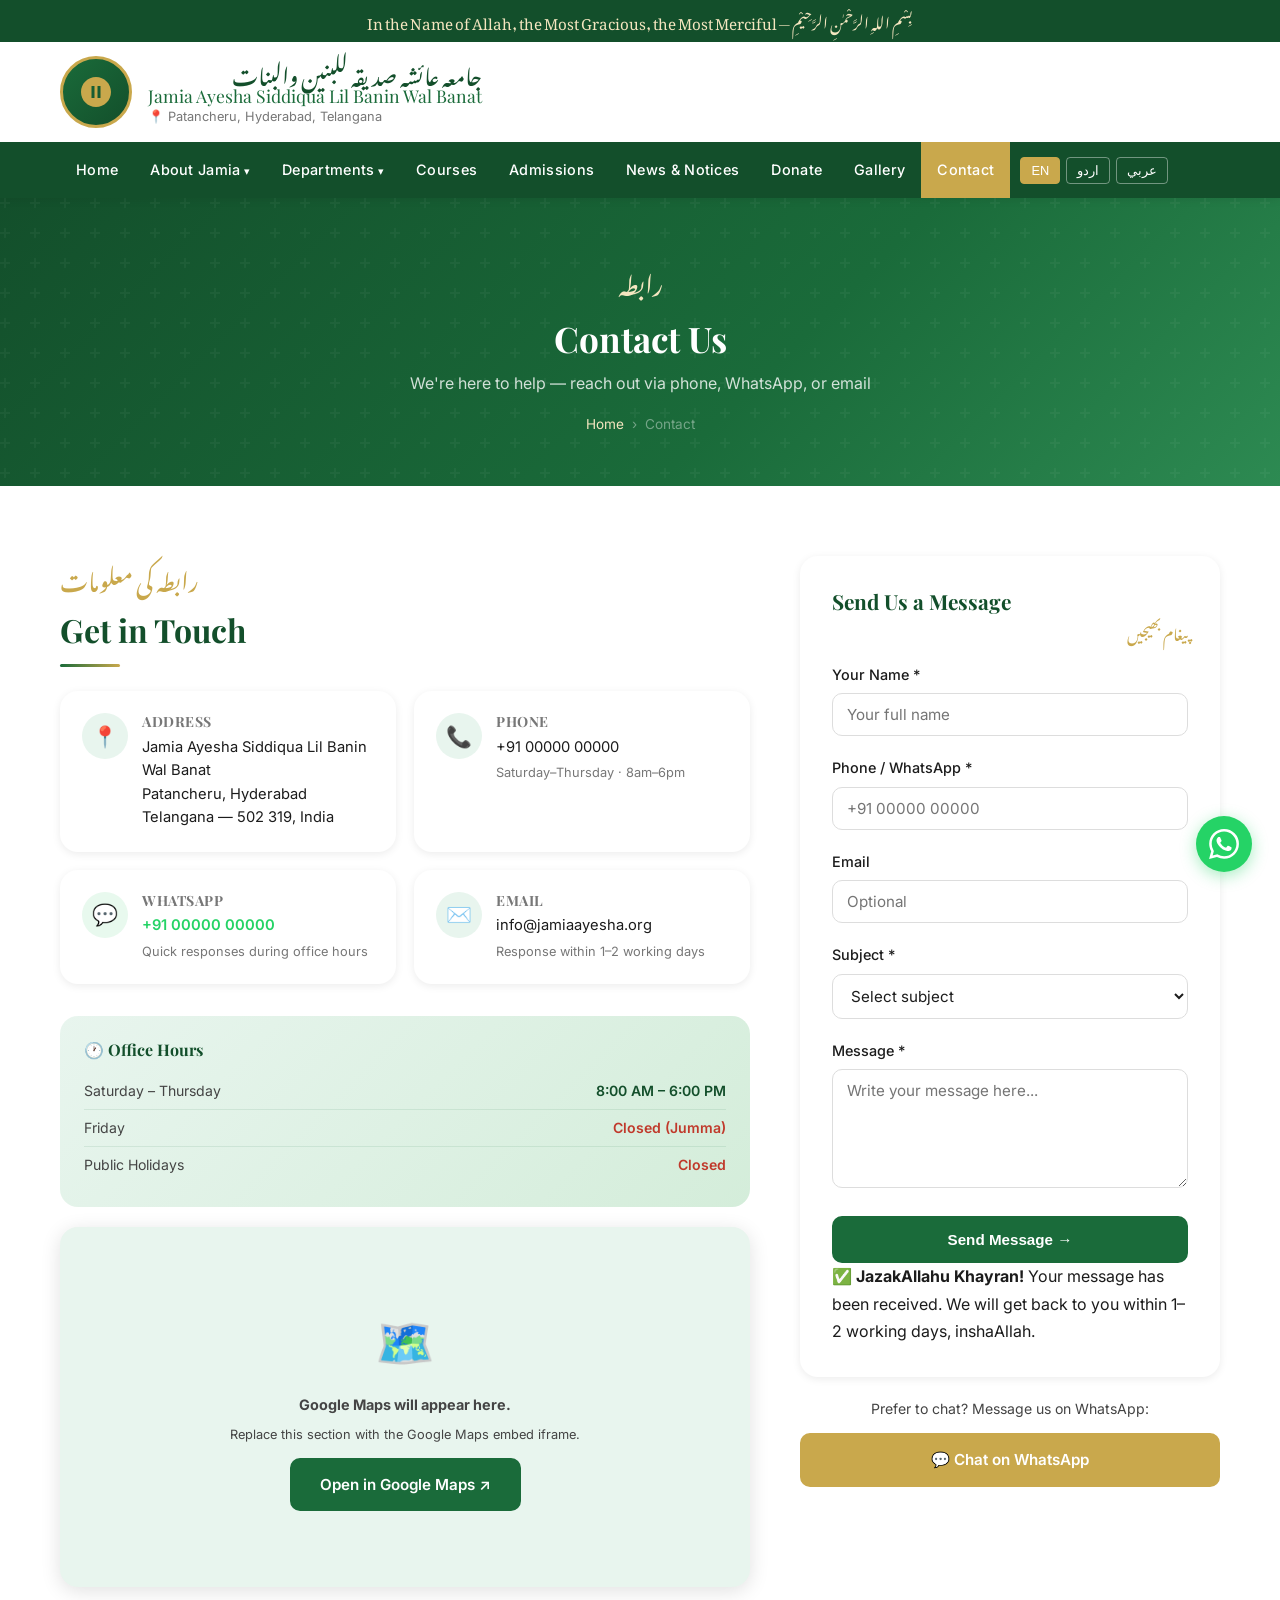
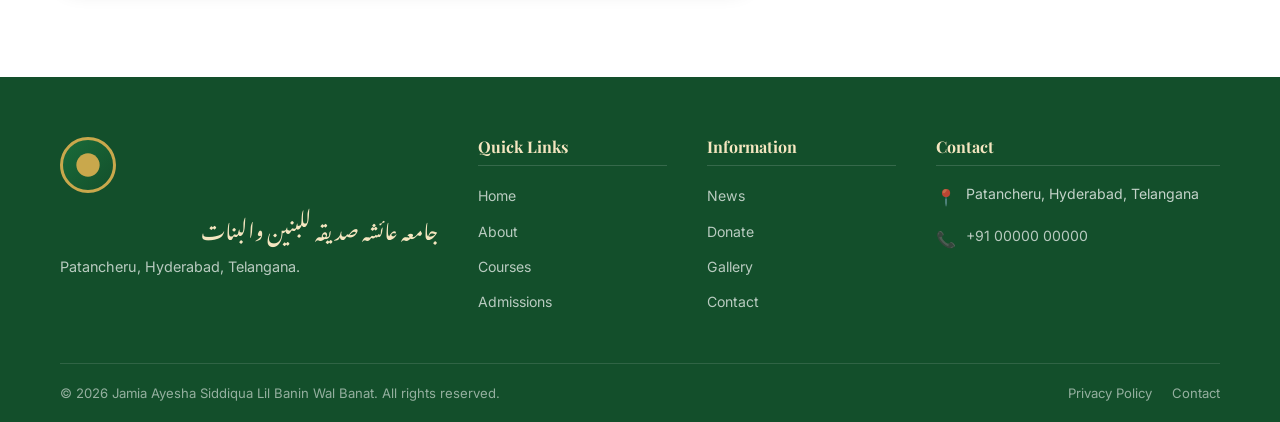
<file: contact.html>
﻿<!DOCTYPE html>
<html lang="en">
<head>
  <meta charset="UTF-8" />
  <meta name="viewport" content="width=device-width, initial-scale=1.0" />
  <meta name="description" content="Contact Jamia Ayesha Siddiqua — Address, phone, WhatsApp, email, and Google Maps location." />
  <title>Contact — Jamia Ayesha Siddiqua</title>
  <link rel="stylesheet" href="css/style.css" />
  <style>
    .contact-layout {
      display: grid;
      grid-template-columns: 1fr 420px;
      gap: 50px;
      align-items: start;
    }
    .contact-details-grid {
      display: grid;
      grid-template-columns: 1fr 1fr;
      gap: 18px;
      margin-bottom: 32px;
    }
    .cd-item {
      background: var(--white);
      border-radius: var(--radius-lg);
      padding: 22px;
      box-shadow: var(--shadow-sm);
      display: flex;
      gap: 14px;
      align-items: flex-start;
      transition: transform var(--transition);
    }
    .cd-item:hover { transform: translateY(-3px); }
    .cd-icon {
      width: 46px; height: 46px;
      border-radius: 50%;
      background: var(--green-light);
      display: flex; align-items: center; justify-content: center;
      font-size: 1.3rem;
      flex-shrink: 0;
    }
    .cd-text h4 { font-size: 0.88rem; color: var(--text-light); text-transform: uppercase; letter-spacing: 0.5px; margin-bottom: 4px; }
    .cd-text p, .cd-text a { font-size: 0.92rem; color: var(--text-dark); display: block; line-height: 1.6; }
    .cd-text a:hover { color: var(--green); }
    .cd-item.whatsapp .cd-icon { background: #e8f9ee; }
    .cd-item.whatsapp a { color: #25D366; font-weight: 600; }

    .map-container {
      border-radius: var(--radius-lg);
      overflow: hidden;
      box-shadow: var(--shadow-md);
      height: 360px;
      margin-bottom: 20px;
      background: var(--green-light);
      display: flex;
      align-items: center;
      justify-content: center;
      flex-direction: column;
      gap: 12px;
      color: var(--green);
    }
    .map-container iframe {
      width: 100%; height: 100%; border: none; display: block;
    }
    .map-placeholder { text-align: center; }
    .map-placeholder span { font-size: 3rem; display: block; margin-bottom: 10px; }
    .map-placeholder p { font-size: 0.9rem; color: var(--text-mid); }

    /* Contact form */
    .contact-form-box {
      background: var(--white);
      border-radius: var(--radius-lg);
      padding: 32px;
      box-shadow: var(--shadow-sm);
    }
    .contact-form-box h2 { color: var(--green-dark); margin-bottom: 4px; font-size: 1.3rem; }
    .contact-form-box .urdu-sub { font-family:var(--font-urdu);font-size:0.95rem;color:var(--gold);direction:rtl;display:block;margin-bottom:18px; }

    .office-hours {
      background: linear-gradient(135deg, var(--green-light), #d4edda);
      border-radius: var(--radius-lg);
      padding: 24px;
      margin-bottom: 20px;
    }
    .office-hours h3 { color: var(--green-dark); margin-bottom: 12px; font-size: 1rem; }
    .oh-row { display: flex; justify-content: space-between; padding: 6px 0; border-bottom: 1px solid rgba(26,107,58,0.1); font-size: 0.88rem; }
    .oh-row:last-child { border-bottom: none; }
    .oh-day { color: var(--text-mid); }
    .oh-time { color: var(--green-dark); font-weight: 600; }
    .oh-closed { color: #c0392b; }

    @media (max-width: 1024px) { .contact-layout { grid-template-columns: 1fr; } }
    @media (max-width: 600px) { .contact-details-grid { grid-template-columns: 1fr; } .contact-form-box { padding: 22px 16px; } }
  </style>
</head>
<body>

<!-- HEADER -->
<header class="site-header">
  <div class="header-top">
    <p data-i18n="bismillah">بِسْمِ اللهِ الرَّحْمٰنِ الرَّحِيْمِ — In the Name of Allah, the Most Gracious, the Most Merciful</p>
  </div>
  <div class="container">
    <div class="header-brand">
      <a href="index.html" class="brand-logo">
        <div class="logo-placeholder"><svg viewBox="0 0 24 24"><path d="M12 2C6.48 2 2 6.48 2 12s4.48 10 10 10 10-4.48 10-10S17.52 2 12 2zm-1 14H9V8h2v8zm4 0h-2V8h2v8z"/></svg></div>
        <div class="brand-text">
          <span class="name-urdu">جامعہ عائشہ صدیقہ للبنین والبنات</span>
          <span class="name-en" data-i18n="brand-name-en">Jamia Ayesha Siddiqua Lil Banin Wal Banat</span>
          <span class="location" data-i18n="brand-location">📍 Patancheru, Hyderabad, Telangana</span>
        </div>
      </a>
    </div>
  </div>
  <nav class="main-nav">
    <div class="container nav-inner">
      <ul class="nav-list" id="navList">
        <li><a href="index.html" data-i18n="nav-home">Home</a></li>
        <li class="has-dropdown"><a href="about.html" data-i18n="nav-about">About Jamia</a><ul class="dropdown"><li><a href="about.html#intro" data-i18n="nav-intro">Introduction</a></li><li><a href="about.html#mission" data-i18n="nav-mission-vision">Mission &amp; Vision</a></li><li><a href="about.html#leadership" data-i18n="nav-leadership">Leadership</a></li></ul></li>
        <li class="has-dropdown"><a href="departments.html" data-i18n="nav-departments">Departments</a><ul class="dropdown"><li><a href="departments.html#banin" data-i18n="nav-banin">Shoba-e-Banin</a></li><li><a href="departments.html#banat" data-i18n="nav-banat">Shoba-e-Banat</a></li></ul></li>
        <li><a href="courses.html" data-i18n="nav-courses">Courses</a></li>
        <li><a href="admissions.html" data-i18n="nav-admissions">Admissions</a></li>
        <li><a href="news.html">News & Notices</a></li>
        <li><a href="donations.html" data-i18n="nav-donate">Donate</a></li>
        <li><a href="gallery.html" data-i18n="nav-gallery">Gallery</a></li>
        <li><a href="contact.html" class="active" data-i18n="nav-contact">Contact</a></li>
        <div class="lang-switcher"><button class="lang-btn active" data-lang="en" onclick="setLang('en')">EN</button><button class="lang-btn" data-lang="ur" onclick="setLang('ur')">اردو</button><button class="lang-btn" data-lang="ar" onclick="setLang('ar')">عربي</button></div>
      </ul>
      <button class="hamburger" id="hamburger" aria-label="Toggle menu"><span></span><span></span><span></span></button>
    </div>
  </nav>
</header>

<section class="page-hero">
  <div class="container">
    <span class="urdu-heading">رابطہ</span>
    <h1 data-i18n="ph-contact">Contact Us</h1>
    <p data-i18n="ph-contact-sub">We're here to help — reach out via phone, WhatsApp, or email</p>
    <div class="breadcrumb"><a href="index.html" data-i18n="nav-home">Home</a><span>›</span><span data-i18n="bc-contact">Contact</span></div>
  </div>
</section>

<section class="section">
  <div class="container">
    <div class="contact-layout">

      <!-- LEFT: Details + Map -->
      <div>
        <div class="section-header" style="text-align:left;margin-bottom:24px;">
          <span class="urdu-title" data-i18n="con-details-title">رابطہ کی معلومات</span>
          <h2 data-i18n="con-details-h2">Get in Touch</h2>
          <div class="divider" style="margin:14px 0;"></div>
        </div>

        <div class="contact-details-grid">
          <div class="cd-item">
            <div class="cd-icon">📍</div>
            <div class="cd-text">
              <h4 data-i18n="con-addr-h4">Address</h4>
              <p data-i18n="con-addr-p1">Jamia Ayesha Siddiqua Lil Banin Wal Banat</p>
              <p data-i18n="con-addr-p2">Patancheru, Hyderabad</p>
              <p data-i18n="con-addr-p3">Telangana — 502 319, India</p>
              <!-- Update pin code if different -->
            </div>
          </div>

          <div class="cd-item">
            <div class="cd-icon">📞</div>
            <div class="cd-text">
              <h4 data-i18n="con-phone-h4">Phone</h4>
              <a href="tel:+910000000000">+91 00000 00000</a>
              <!-- Replace with actual phone number -->
              <p style="font-size:0.8rem;color:var(--text-light);margin-top:4px;" data-i18n="con-phone-sub">Saturday–Thursday · 8am–6pm</p>
            </div>
          </div>

          <div class="cd-item whatsapp">
            <div class="cd-icon">💬</div>
            <div class="cd-text">
              <h4 data-i18n="con-wa-h4">WhatsApp</h4>
              <a href="https://wa.me/910000000000" target="_blank" rel="noopener">+91 00000 00000</a>
              <!-- Replace with actual WhatsApp number -->
              <p style="font-size:0.8rem;color:var(--text-light);margin-top:4px;" data-i18n="con-wa-sub">Quick responses during office hours</p>
            </div>
          </div>

          <div class="cd-item">
            <div class="cd-icon">✉️</div>
            <div class="cd-text">
              <h4 data-i18n="con-email-h4">Email</h4>
              <a href="mailto:info@jamiaayesha.org">info@jamiaayesha.org</a>
              <!-- Replace with actual email -->
              <p style="font-size:0.8rem;color:var(--text-light);margin-top:4px;" data-i18n="con-email-sub">Response within 1–2 working days</p>
            </div>
          </div>
        </div>

        <!-- Office Hours -->
        <div class="office-hours">
          <h3 data-i18n="con-hours-title">🕐 Office Hours</h3>
          <div class="oh-row"><span class="oh-day" data-i18n="con-sat-thu">Saturday – Thursday</span><span class="oh-time" data-i18n="con-hours-sat">8:00 AM – 6:00 PM</span></div>
          <div class="oh-row"><span class="oh-day" data-i18n="con-fri">Friday</span><span class="oh-time oh-closed" data-i18n="con-closed">Closed (Jumma)</span></div>
          <div class="oh-row"><span class="oh-day" data-i18n="con-holidays">Public Holidays</span><span class="oh-time oh-closed" data-i18n="con-closed2">Closed</span></div>
        </div>

        <!-- Google Map -->
        <div class="map-container">
          <!-- REPLACE THIS PLACEHOLDER with your actual Google Maps embed.
               Steps:
               1. Go to maps.google.com
               2. Search for the Jamia's location
               3. Click Share → Embed a map → Copy HTML
               4. Replace the <div class="map-placeholder"> below with the <iframe> code -->
          <div class="map-placeholder">
            <span>🗺️</span>
            <p data-i18n="con-map-replace"><strong>Google Maps will appear here.</strong></p>
            <p style="font-size:0.8rem;margin-top:6px;">Replace this section with the Google Maps embed iframe.</p>
            <a href="https://maps.google.com/?q=Patancheru,Hyderabad,Telangana" target="_blank" rel="noopener" class="btn btn-primary" style="margin-top:12px;" data-i18n="con-maps-btn">Open in Google Maps ↗</a>
          </div>
        </div>
      </div>

      <!-- RIGHT: Contact Form + Sidebar -->
      <div>
        <div class="contact-form-box">
          <h2 data-i18n="con-form-title">Send Us a Message</h2>
          <span class="urdu-sub">پیغام بھیجیں</span>
          <form id="contactForm" onsubmit="handleContactSubmit(event)">
            <div class="form-group">
              <label for="cName" data-i18n="con-labels-name">Your Name *</label>
              <input type="text" id="cName" name="name" required placeholder="Your full name" data-i18n-ph="con-ph-name" />
            </div>
            <div class="form-group">
              <label for="cPhone" data-i18n="con-labels-phone">Phone / WhatsApp *</label>
              <input type="tel" id="cPhone" name="phone" required placeholder="+91 00000 00000" data-i18n-ph="con-ph-phone" />
            </div>
            <div class="form-group">
              <label for="cEmail" data-i18n="con-labels-email">Email</label>
              <input type="email" id="cEmail" name="email" placeholder="Optional" />
            </div>
            <div class="form-group">
              <label for="cSubject" data-i18n="con-labels-subj">Subject *</label>
              <select id="cSubject" name="subject" required>
                <option value="" data-i18n="con-opt-sel-subj">Select subject</option>
                <option value="admission" data-i18n="con-opt-adm">Admission Enquiry</option>
                <option value="courses" data-i18n="con-opt-course">Course Information</option>
                <option value="donation" data-i18n="con-opt-don">Donation</option>
                <option value="general" data-i18n="con-opt-general">General Enquiry</option>
                <option value="other" data-i18n="con-opt-other">Other</option>
              </select>
            </div>
            <div class="form-group">
              <label for="cMessage" data-i18n="con-labels-msg">Message *</label>
              <textarea id="cMessage" name="message" rows="5" required placeholder="Write your message here..." data-i18n-ph="con-ph-msg"></textarea>
            </div>
            <button type="submit" class="btn btn-primary" style="width:100%;padding:13px;" data-i18n="con-submit-btn">Send Message →</button>
          </form>
          <div class="form-success" id="contactSuccess" data-i18n="con-success-msg">
            ✅ <strong>JazakAllahu Khayran!</strong> Your message has been received. We will get back to you within 1–2 working days, inshaAllah.
          </div>
        </div>

        <div style="margin-top:20px;text-align:center;">
          <p style="font-size:0.88rem;color:var(--text-mid);margin-bottom:12px;" data-i18n="con-wa-p">Prefer to chat? Message us on WhatsApp:</p>
          <a href="https://wa.me/910000000000" class="btn btn-gold" style="width:100%;text-align:center;" target="_blank" rel="noopener">💬 Chat on WhatsApp</a>
        </div>
      </div>
    </div>
  </div>
</section>

<!-- FOOTER -->
<footer class="site-footer">
  <div class="container">
    <div class="footer-grid">
      <div class="footer-brand"><div class="logo-placeholder" style="width:56px;height:56px;"><svg viewBox="0 0 24 24" style="width:28px;height:28px;fill:var(--gold);"><path d="M12 2C6.48 2 2 6.48 2 12s4.48 10 10 10 10-4.48 10-10S17.52 2 12 2z"/></svg></div><span class="name-urdu" style="margin-top:10px;">جامعہ عائشہ صدیقہ للبنین والبنات</span><p style="margin-top:10px;" data-i18n="footer-addr-full">Patancheru, Hyderabad, Telangana.</p></div>
      <div class="footer-col"><h4 data-i18n="footer-ql">Quick Links</h4><ul><li><a href="index.html" data-i18n="nav-home">Home</a></li><li><a href="about.html" data-i18n="footer-link-about">About</a></li><li><a href="courses.html" data-i18n="nav-courses">Courses</a></li><li><a href="admissions.html" data-i18n="nav-admissions">Admissions</a></li></ul></div>
      <div class="footer-col"><h4 data-i18n="footer-info">Information</h4><ul><li><a href="news.html" data-i18n="footer-link-news">News</a></li><li><a href="donations.html" data-i18n="nav-donate">Donate</a></li><li><a href="gallery.html" data-i18n="nav-gallery">Gallery</a></li><li><a href="contact.html" data-i18n="nav-contact">Contact</a></li></ul></div>
      <div class="footer-col"><h4 data-i18n="footer-contact">Contact</h4><div class="footer-contact-item"><span class="icon">📍</span><span data-i18n="footer-addr-span">Patancheru, Hyderabad, Telangana</span></div><div class="footer-contact-item"><span class="icon">📞</span><a href="tel:+910000000000" style="color:rgba(255,255,255,0.7);">+91 00000 00000</a></div></div>
    </div>
    <div class="footer-bottom"><p>© 2026 Jamia Ayesha Siddiqua Lil Banin Wal Banat. All rights reserved.</p><div class="footer-bottom-links"><a href="privacy.html" data-i18n="footer-link-privacy">Privacy Policy</a><a href="contact.html" data-i18n="nav-contact">Contact</a></div></div>
  </div>
</footer>
<a href="https://wa.me/910000000000" class="whatsapp-float" target="_blank" rel="noopener" aria-label="Chat on WhatsApp">
  <svg viewBox="0 0 24 24"><path d="M17.472 14.382c-.297-.149-1.758-.867-2.03-.967-.273-.099-.471-.148-.67.15-.197.297-.767.966-.94 1.164-.173.199-.347.223-.644.075-.297-.15-1.255-.463-2.39-1.475-.883-.788-1.48-1.761-1.653-2.059-.173-.297-.018-.458.13-.606.134-.133.298-.347.446-.52.149-.174.198-.298.298-.497.099-.198.05-.371-.025-.52-.075-.149-.669-1.612-.916-2.207-.242-.579-.487-.5-.669-.51-.173-.008-.371-.01-.57-.01-.198 0-.52.074-.792.372-.272.297-1.04 1.016-1.04 2.479 0 1.462 1.065 2.875 1.213 3.074.149.198 2.096 3.2 5.077 4.487.709.306 1.262.489 1.694.625.712.227 1.36.195 1.871.118.571-.085 1.758-.719 2.006-1.413.248-.694.248-1.289.173-1.413-.074-.124-.272-.198-.57-.347m-5.421 7.403h-.004a9.87 9.87 0 01-5.031-1.378l-.361-.214-3.741.982.998-3.648-.235-.374a9.86 9.86 0 01-1.51-5.26c.001-5.45 4.436-9.884 9.888-9.884 2.64 0 5.122 1.03 6.988 2.898a9.825 9.825 0 012.893 6.994c-.003 5.45-4.437 9.884-9.885 9.884m8.413-18.297A11.815 11.815 0 0012.05 0C5.495 0 .16 5.335.157 11.892c0 2.096.547 4.142 1.588 5.945L.057 24l6.305-1.654a11.882 11.882 0 005.683 1.448h.005c6.554 0 11.89-5.335 11.893-11.893a11.821 11.821 0 00-3.48-8.413z"/></svg>
</a>
<script src="js/i18n.js"></script>
<script src="js/main.js"></script>
</body>
</html>
</file>
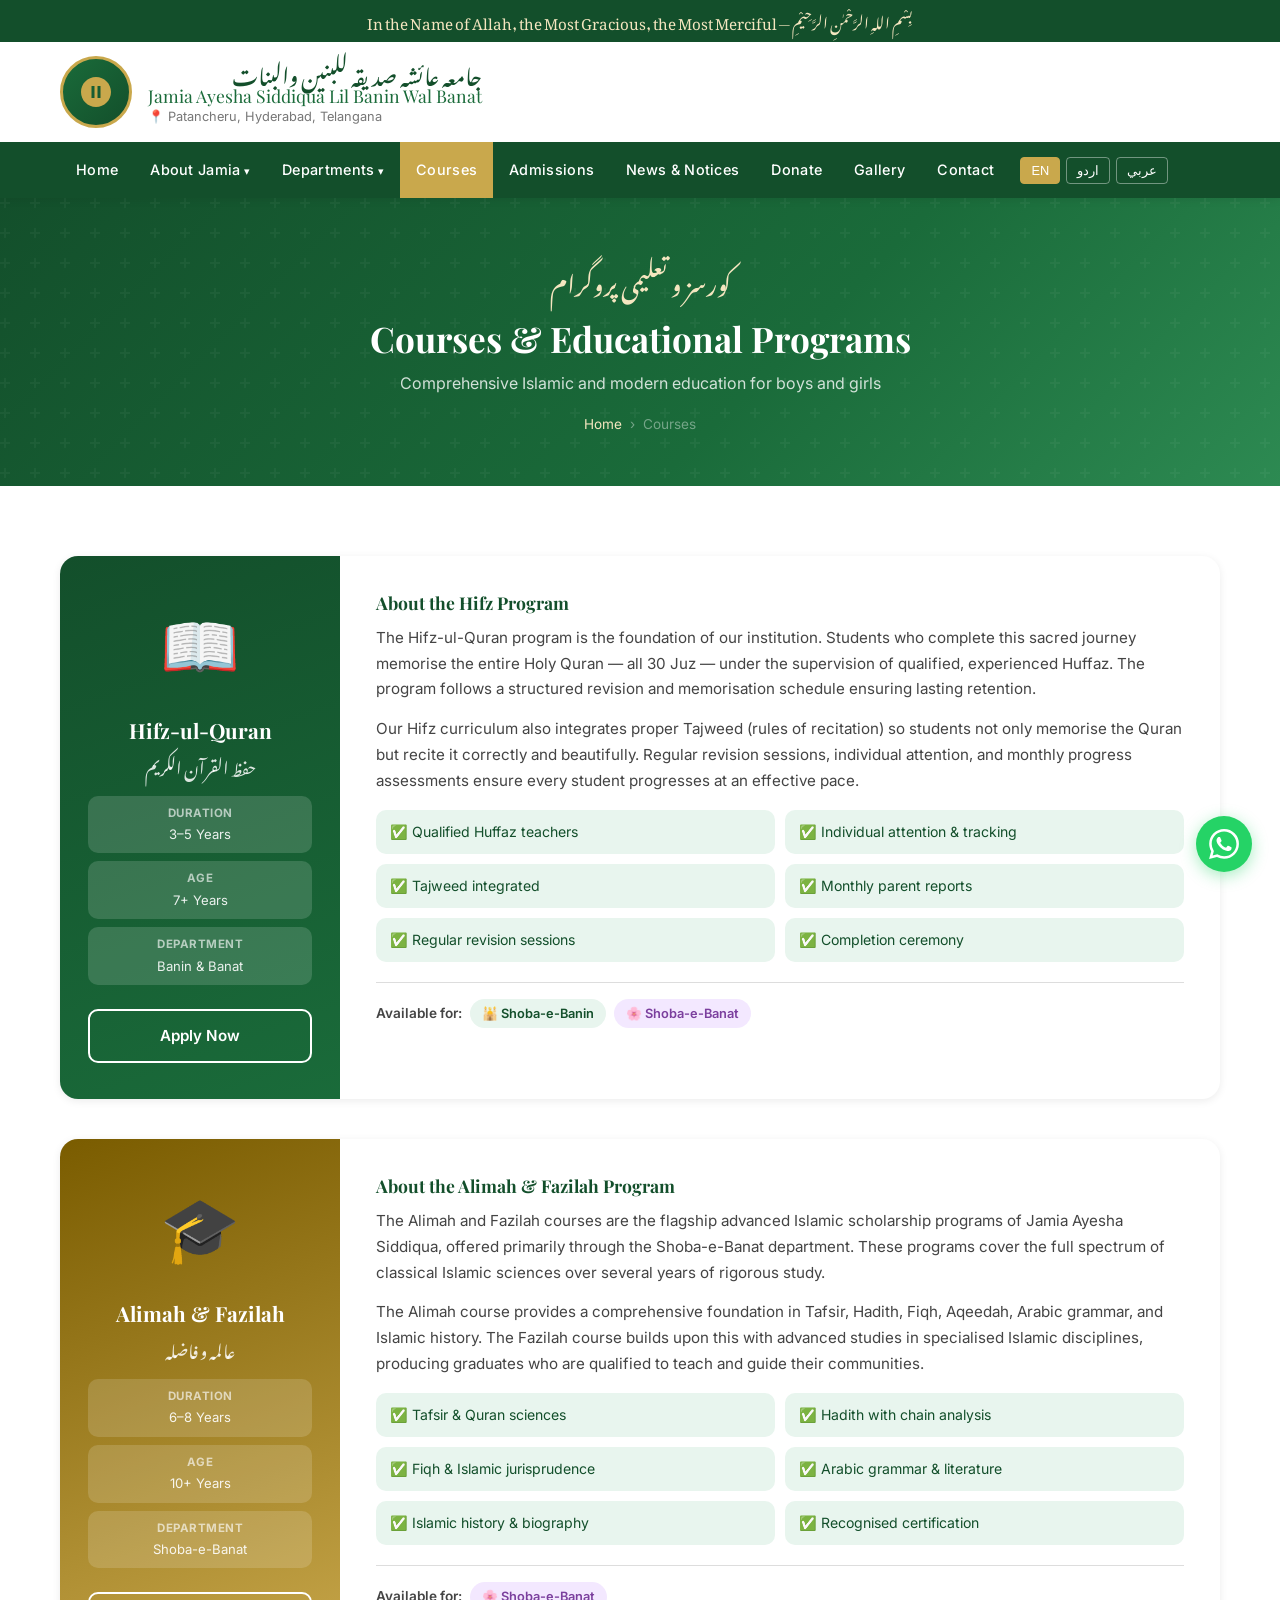
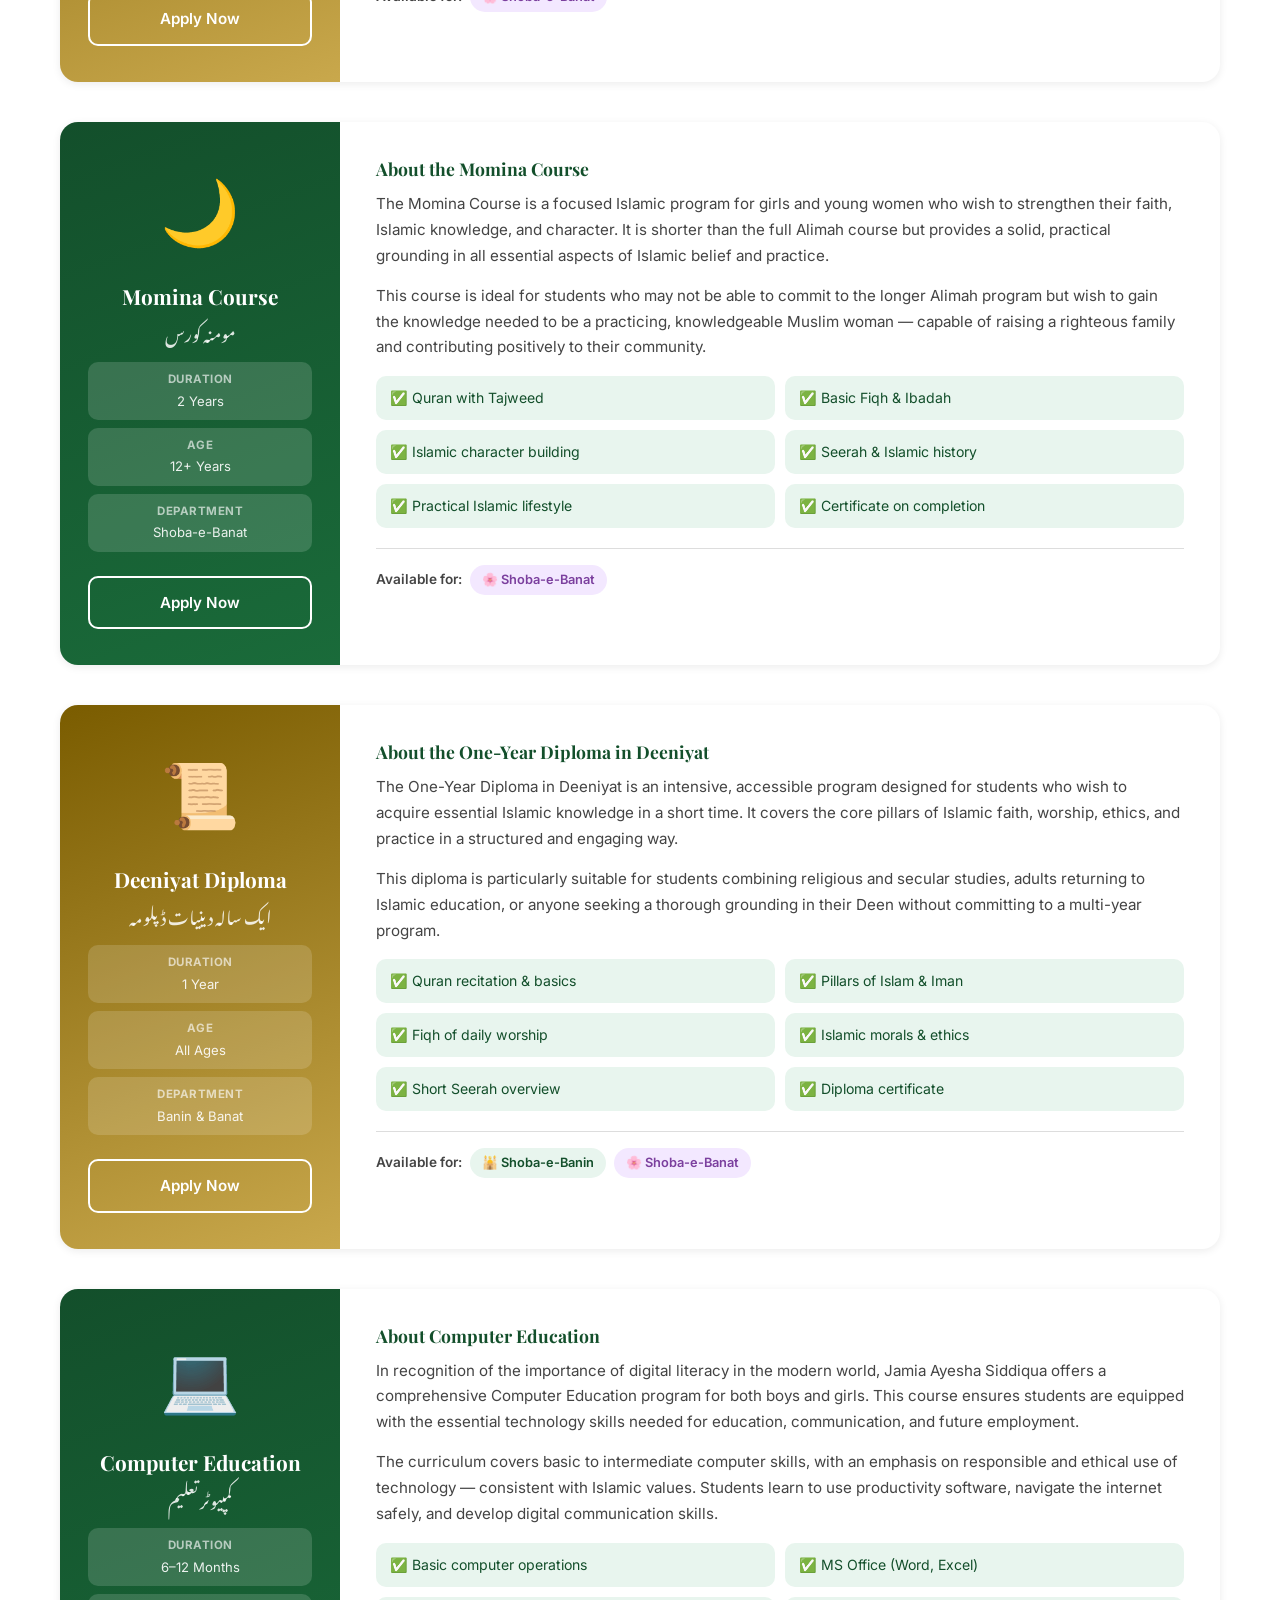
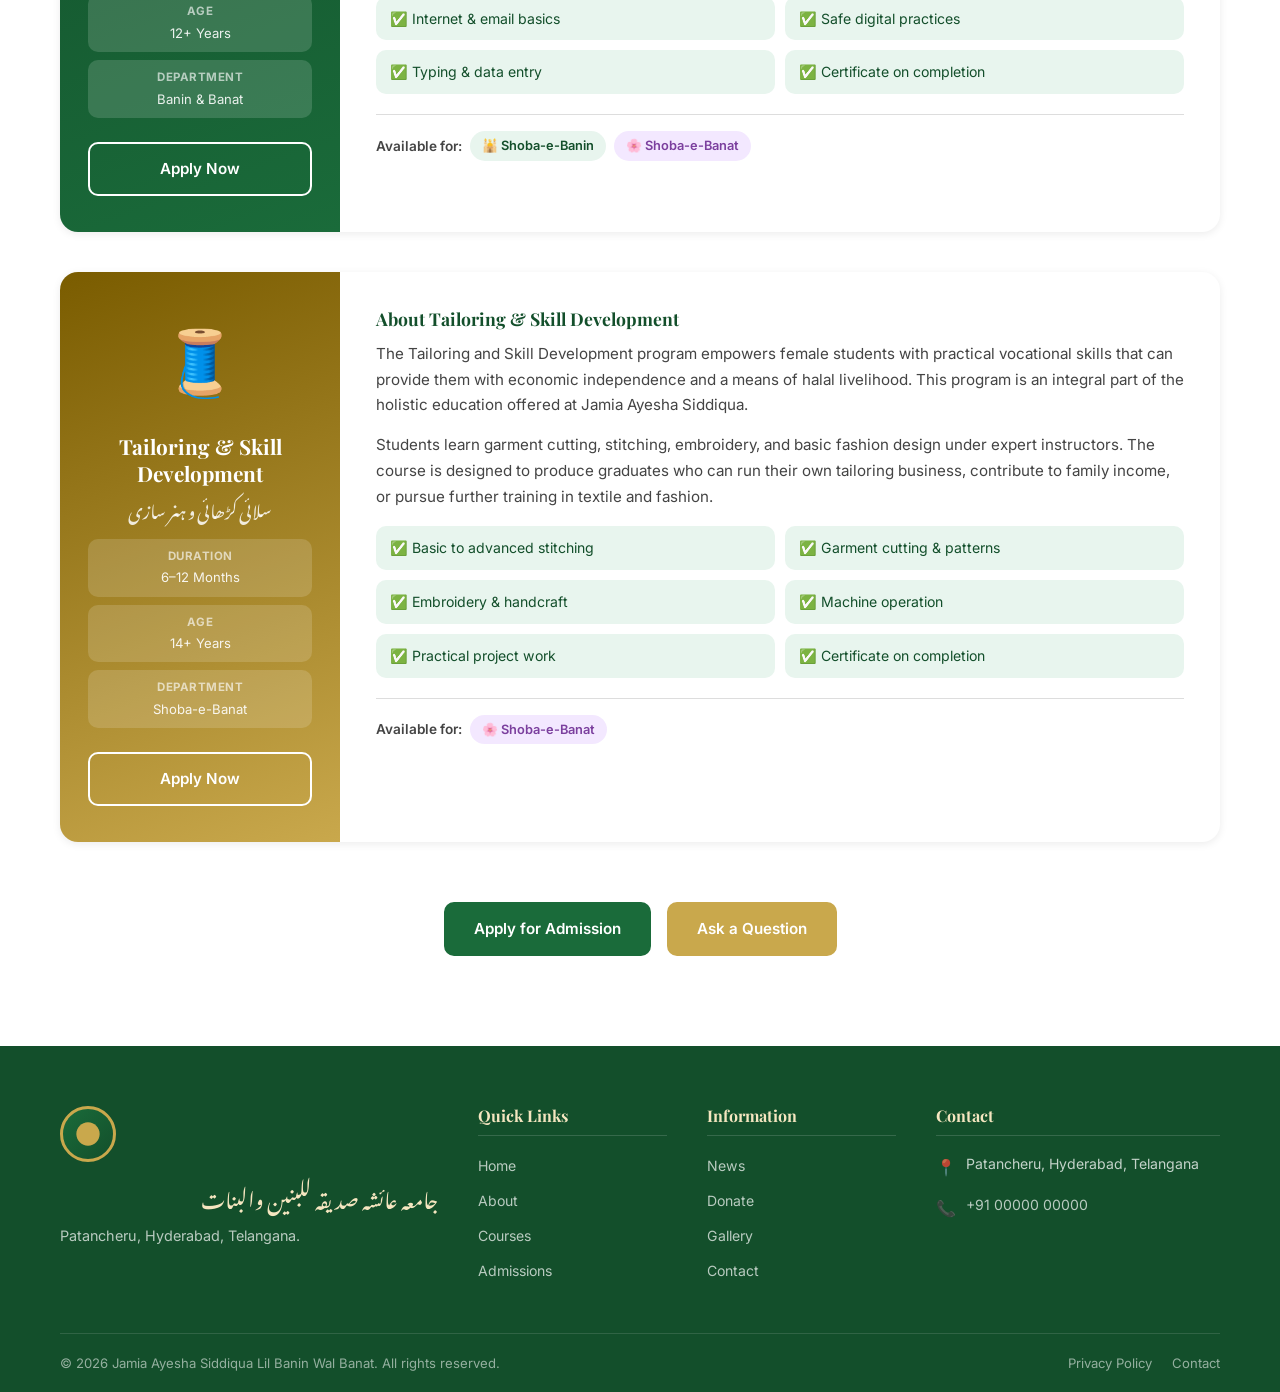
<file: courses.html>
﻿<!DOCTYPE html>
<html lang="en">
<head>
  <meta charset="UTF-8" />
  <meta name="viewport" content="width=device-width, initial-scale=1.0" />
  <meta name="description" content="Courses at Jamia Ayesha Siddiqua — Hifz-ul-Quran, Alimah, Fazilah, Momina, Deeniyat Diploma, Computer Education, Tailoring." />
  <title>Courses — Jamia Ayesha Siddiqua</title>
  <link rel="stylesheet" href="css/style.css" />
  <style>
    .course-detail-card {
      background: var(--white);
      border-radius: var(--radius-lg);
      box-shadow: var(--shadow-sm);
      overflow: hidden;
      margin-bottom: 40px;
      display: grid;
      grid-template-columns: 280px 1fr;
    }
    .course-sidebar {
      padding: 36px 28px;
      display: flex;
      flex-direction: column;
      align-items: center;
      justify-content: flex-start;
      text-align: center;
    }
    .course-detail-card:nth-child(odd) .course-sidebar  { background: linear-gradient(160deg, var(--green-dark), var(--green)); }
    .course-detail-card:nth-child(even) .course-sidebar { background: linear-gradient(160deg, #7a5c00, var(--gold)); }
    .course-big-icon { font-size: 4rem; display: block; margin-bottom: 16px; }
    .course-sidebar h2 { color: var(--white); font-size: 1.3rem; margin-bottom: 6px; }
    .course-sidebar .urdu-course-name {
      font-family: var(--font-urdu);
      font-size: 1.1rem;
      color: rgba(255,255,255,0.85);
      direction: rtl;
      display: block;
      margin-bottom: 16px;
    }
    .course-meta-item {
      background: rgba(255,255,255,0.15);
      border-radius: var(--radius);
      padding: 8px 14px;
      margin-bottom: 8px;
      font-size: 0.82rem;
      color: rgba(255,255,255,0.9);
      width: 100%;
      text-align: center;
    }
    .course-meta-item strong { display: block; font-size: 0.72rem; text-transform: uppercase; letter-spacing: 0.5px; opacity: 0.7; }
    .course-body { padding: 36px; }
    .course-body h3 { color: var(--green-dark); margin-bottom: 10px; font-size: 1.1rem; }
    .course-body p { color: var(--text-mid); margin-bottom: 14px; font-size: 0.95rem; }
    .course-highlights {
      display: grid;
      grid-template-columns: 1fr 1fr;
      gap: 10px;
      margin: 16px 0;
    }
    .highlight-item {
      background: var(--green-light);
      border-radius: var(--radius);
      padding: 10px 14px;
      font-size: 0.88rem;
      color: var(--green-dark);
      display: flex;
      align-items: center;
      gap: 8px;
    }
    .course-for {
      margin-top: 20px;
      padding-top: 16px;
      border-top: 1px solid var(--border);
      display: flex;
      gap: 8px;
      flex-wrap: wrap;
      align-items: center;
    }
    .course-for-label { font-size: 0.85rem; font-weight: 600; color: var(--text-mid); }
    .dept-tag {
      background: var(--green-light);
      color: var(--green-dark);
      padding: 4px 12px;
      border-radius: 20px;
      font-size: 0.8rem;
      font-weight: 600;
    }
    .dept-tag.banat { background: #f3e8ff; color: #7b3f9e; }

    @media (max-width: 768px) {
      .course-detail-card { grid-template-columns: 1fr; }
      .course-sidebar { padding: 28px 20px; }
      .course-big-icon { font-size: 3rem; }
      .course-body { padding: 24px 20px; }
      .course-highlights { grid-template-columns: 1fr; }
    }
  </style>
</head>
<body>

<!-- HEADER -->
<header class="site-header">
  <div class="header-top">
    <p data-i18n="bismillah">بِسْمِ اللهِ الرَّحْمٰنِ الرَّحِيْمِ — In the Name of Allah, the Most Gracious, the Most Merciful</p>
  </div>
  <div class="container">
    <div class="header-brand">
      <a href="index.html" class="brand-logo">
        <div class="logo-placeholder">
          <svg viewBox="0 0 24 24"><path d="M12 2C6.48 2 2 6.48 2 12s4.48 10 10 10 10-4.48 10-10S17.52 2 12 2zm-1 14H9V8h2v8zm4 0h-2V8h2v8z"/></svg>
        </div>
        <div class="brand-text">
          <span class="name-urdu">جامعہ عائشہ صدیقہ للبنین والبنات</span>
          <span class="name-en" data-i18n="brand-name-en">Jamia Ayesha Siddiqua Lil Banin Wal Banat</span>
          <span class="location" data-i18n="brand-location">📍 Patancheru, Hyderabad, Telangana</span>
        </div>
      </a>
    </div>
  </div>
  <nav class="main-nav">
    <div class="container nav-inner">
      <ul class="nav-list" id="navList">
        <li><a href="index.html" data-i18n="nav-home">Home</a></li>
        <li class="has-dropdown"><a href="about.html" data-i18n="nav-about">About Jamia</a>
          <ul class="dropdown"><li><a href="about.html#intro" data-i18n="nav-intro">Introduction</a></li><li><a href="about.html#mission" data-i18n="nav-mission-vision">Mission &amp; Vision</a></li><li><a href="about.html#leadership" data-i18n="nav-leadership">Leadership</a></li></ul>
        </li>
        <li class="has-dropdown"><a href="departments.html" data-i18n="nav-departments">Departments</a>
          <ul class="dropdown"><li><a href="departments.html#banin" data-i18n="nav-banin">Shoba-e-Banin (Boys)</a></li><li><a href="departments.html#banat" data-i18n="nav-banat">Shoba-e-Banat (Girls)</a></li></ul>
        </li>
        <li><a href="courses.html" class="active" data-i18n="nav-courses">Courses</a></li>
        <li><a href="admissions.html" data-i18n="nav-admissions">Admissions</a></li>
        <li><a href="news.html" data-i18n="nav-news-notices">News &amp; Notices</a></li>
        <li><a href="donations.html" data-i18n="nav-donate">Donate</a></li>
        <li><a href="gallery.html" data-i18n="nav-gallery">Gallery</a></li>
        <li><a href="contact.html" data-i18n="nav-contact">Contact</a></li>
        <div class="lang-switcher">
          <button class="lang-btn active" data-lang="en" onclick="setLang('en')">EN</button>
          <button class="lang-btn" data-lang="ur" onclick="setLang('ur')">اردو</button>
          <button class="lang-btn" data-lang="ar" onclick="setLang('ar')">عربي</button>
        </div>
      </ul>
      <button class="hamburger" id="hamburger" aria-label="Toggle menu"><span></span><span></span><span></span></button>
    </div>
  </nav>
</header>

<!-- PAGE HERO -->
<section class="page-hero">
  <div class="container">
    <span class="urdu-heading">کورسز و تعلیمی پروگرام</span>
    <h1 data-i18n="ph-courses">Courses &amp; Educational Programs</h1>
    <p data-i18n="ph-courses-sub">Comprehensive Islamic and modern education for boys and girls</p>
    <div class="breadcrumb"><a href="index.html" data-i18n="nav-home">Home</a><span>›</span><span data-i18n="bc-courses">Courses</span></div>
  </div>
</section>

<!-- ============================================================
     COURSE CARDS
     ============================================================ -->
<section class="section">
  <div class="container">

    <!-- Hifz -->
    <div class="course-detail-card" id="hifz">
      <div class="course-sidebar">
        <span class="course-big-icon">📖</span>
        <h2>Hifz-ul-Quran</h2>
        <span class="urdu-course-name">حفظ القرآن الکریم</span>
        <div class="course-meta-item"><strong data-i18n="course-meta-dur">Duration</strong>3–5 Years</div>
        <div class="course-meta-item"><strong data-i18n="course-meta-age">Age</strong>7+ Years</div>
        <div class="course-meta-item"><strong data-i18n="course-meta-dept">Department</strong>Banin & Banat</div>
        <a href="admissions.html" class="btn btn-outline" style="margin-top:16px;width:100%;" data-i18n="course-apply-now">Apply Now</a>
      </div>
      <div class="course-body">
        <h3 data-i18n="course1-about-h3">About the Hifz Program</h3>
        <p>The Hifz-ul-Quran program is the foundation of our institution. Students who complete this sacred journey memorise the entire Holy Quran — all 30 Juz — under the supervision of qualified, experienced Huffaz. The program follows a structured revision and memorisation schedule ensuring lasting retention.</p>
        <p>Our Hifz curriculum also integrates proper Tajweed (rules of recitation) so students not only memorise the Quran but recite it correctly and beautifully. Regular revision sessions, individual attention, and monthly progress assessments ensure every student progresses at an effective pace.</p>
        <div class="course-highlights">
          <div class="highlight-item" data-i18n="hl-huffaz">✅ Qualified Huffaz teachers</div>
          <div class="highlight-item" data-i18n="hl-attention">✅ Individual attention &amp; tracking</div>
          <div class="highlight-item" data-i18n="hl-tajweed">✅ Tajweed integrated</div>
          <div class="highlight-item" data-i18n="hl-reports">✅ Monthly parent reports</div>
          <div class="highlight-item" data-i18n="hl-revision">✅ Regular revision sessions</div>
          <div class="highlight-item" data-i18n="hl-ceremony">✅ Completion ceremony</div>
        </div>
        <div class="course-for">
          <span class="course-for-label" data-i18n="course-avail-for">Available for:</span>
          <span class="dept-tag" data-i18n="course-dept-banin">🕌 Shoba-e-Banin</span>
          <span class="dept-tag banat" data-i18n="course-dept-banat">🌸 Shoba-e-Banat</span>
        </div>
      </div>
    </div>

    <!-- Alimah & Fazilah -->
    <div class="course-detail-card" id="alimah">
      <div class="course-sidebar">
        <span class="course-big-icon">🎓</span>
        <h2>Alimah &amp; Fazilah</h2>
        <span class="urdu-course-name">عالمہ و فاضلہ</span>
        <div class="course-meta-item"><strong data-i18n="course-meta-dur">Duration</strong>6–8 Years</div>
        <div class="course-meta-item"><strong data-i18n="course-meta-age">Age</strong>10+ Years</div>
        <div class="course-meta-item"><strong data-i18n="course-meta-dept">Department</strong>Shoba-e-Banat</div>
        <a href="admissions.html" class="btn btn-outline" style="margin-top:16px;width:100%;" data-i18n="course-apply-now">Apply Now</a>
      </div>
      <div class="course-body">
        <h3 data-i18n="course2-about-h3">About the Alimah &amp; Fazilah Program</h3>
        <p>The Alimah and Fazilah courses are the flagship advanced Islamic scholarship programs of Jamia Ayesha Siddiqua, offered primarily through the Shoba-e-Banat department. These programs cover the full spectrum of classical Islamic sciences over several years of rigorous study.</p>
        <p>The Alimah course provides a comprehensive foundation in Tafsir, Hadith, Fiqh, Aqeedah, Arabic grammar, and Islamic history. The Fazilah course builds upon this with advanced studies in specialised Islamic disciplines, producing graduates who are qualified to teach and guide their communities.</p>
        <div class="course-highlights">
          <div class="highlight-item" data-i18n="hl-tafsir">✅ Tafsir &amp; Quran sciences</div>
          <div class="highlight-item" data-i18n="hl-hadith">✅ Hadith with chain analysis</div>
          <div class="highlight-item" data-i18n="hl-fiqh">✅ Fiqh &amp; Islamic jurisprudence</div>
          <div class="highlight-item" data-i18n="hl-arabic">✅ Arabic grammar &amp; literature</div>
          <div class="highlight-item" data-i18n="hl-history">✅ Islamic history &amp; biography</div>
          <div class="highlight-item" data-i18n="hl-cert">✅ Recognised certification</div>
        </div>
        <div class="course-for">
          <span class="course-for-label" data-i18n="course-avail-for">Available for:</span>
          <span class="dept-tag banat" data-i18n="course-dept-banat">🌸 Shoba-e-Banat</span>
        </div>
      </div>
    </div>

    <!-- Momina -->
    <div class="course-detail-card" id="momina">
      <div class="course-sidebar">
        <span class="course-big-icon">🌙</span>
        <h2>Momina Course</h2>
        <span class="urdu-course-name">مومنہ کورس</span>
        <div class="course-meta-item"><strong data-i18n="course-meta-dur">Duration</strong>2 Years</div>
        <div class="course-meta-item"><strong data-i18n="course-meta-age">Age</strong>12+ Years</div>
        <div class="course-meta-item"><strong data-i18n="course-meta-dept">Department</strong>Shoba-e-Banat</div>
        <a href="admissions.html" class="btn btn-outline" style="margin-top:16px;width:100%;" data-i18n="course-apply-now">Apply Now</a>
      </div>
      <div class="course-body">
        <h3 data-i18n="course3-about-h3">About the Momina Course</h3>
        <p>The Momina Course is a focused Islamic program for girls and young women who wish to strengthen their faith, Islamic knowledge, and character. It is shorter than the full Alimah course but provides a solid, practical grounding in all essential aspects of Islamic belief and practice.</p>
        <p>This course is ideal for students who may not be able to commit to the longer Alimah program but wish to gain the knowledge needed to be a practicing, knowledgeable Muslim woman — capable of raising a righteous family and contributing positively to their community.</p>
        <div class="course-highlights">
          <div class="highlight-item" data-i18n="hl-nazira">✅ Quran with Tajweed</div>
          <div class="highlight-item" data-i18n="hl-fiqh-ibd">✅ Basic Fiqh &amp; Ibadah</div>
          <div class="highlight-item" data-i18n="hl-char">✅ Islamic character building</div>
          <div class="highlight-item" data-i18n="hl-seerah">✅ Seerah &amp; Islamic history</div>
          <div class="highlight-item" data-i18n="hl-lifestyle">✅ Practical Islamic lifestyle</div>
          <div class="highlight-item" data-i18n="hl-cert2">✅ Certificate on completion</div>
        </div>
        <div class="course-for">
          <span class="course-for-label" data-i18n="course-avail-for">Available for:</span>
          <span class="dept-tag banat" data-i18n="course-dept-banat">🌸 Shoba-e-Banat</span>
        </div>
      </div>
    </div>

    <!-- Deeniyat Diploma -->
    <div class="course-detail-card" id="diploma">
      <div class="course-sidebar">
        <span class="course-big-icon">📜</span>
        <h2>Deeniyat Diploma</h2>
        <span class="urdu-course-name">ایک سالہ دینیات ڈپلومہ</span>
        <div class="course-meta-item"><strong data-i18n="course-meta-dur">Duration</strong>1 Year</div>
        <div class="course-meta-item"><strong data-i18n="course-meta-age">Age</strong>All Ages</div>
        <div class="course-meta-item"><strong data-i18n="course-meta-dept">Department</strong>Banin & Banat</div>
        <a href="admissions.html" class="btn btn-outline" style="margin-top:16px;width:100%;" data-i18n="course-apply-now">Apply Now</a>
      </div>
      <div class="course-body">
        <h3 data-i18n="course4-about-h3">About the One-Year Diploma in Deeniyat</h3>
        <p>The One-Year Diploma in Deeniyat is an intensive, accessible program designed for students who wish to acquire essential Islamic knowledge in a short time. It covers the core pillars of Islamic faith, worship, ethics, and practice in a structured and engaging way.</p>
        <p>This diploma is particularly suitable for students combining religious and secular studies, adults returning to Islamic education, or anyone seeking a thorough grounding in their Deen without committing to a multi-year program.</p>
        <div class="course-highlights">
          <div class="highlight-item" data-i18n="hl-quran-rec">✅ Quran recitation &amp; basics</div>
          <div class="highlight-item" data-i18n="hl-pillars">✅ Pillars of Islam &amp; Iman</div>
          <div class="highlight-item" data-i18n="hl-fiqh-wor">✅ Fiqh of daily worship</div>
          <div class="highlight-item" data-i18n="hl-ethics">✅ Islamic morals &amp; ethics</div>
          <div class="highlight-item" data-i18n="hl-seerah2">✅ Short Seerah overview</div>
          <div class="highlight-item">✅ Diploma certificate</div>
        </div>
        <div class="course-for">
          <span class="course-for-label" data-i18n="course-avail-for">Available for:</span>
          <span class="dept-tag" data-i18n="course-dept-banin">🕌 Shoba-e-Banin</span>
          <span class="dept-tag banat" data-i18n="course-dept-banat">🌸 Shoba-e-Banat</span>
        </div>
      </div>
    </div>

    <!-- Computer Education -->
    <div class="course-detail-card" id="computer">
      <div class="course-sidebar">
        <span class="course-big-icon">💻</span>
        <h2>Computer Education</h2>
        <span class="urdu-course-name">کمپیوٹر تعلیم</span>
        <div class="course-meta-item"><strong data-i18n="course-meta-dur">Duration</strong>6–12 Months</div>
        <div class="course-meta-item"><strong data-i18n="course-meta-age">Age</strong>12+ Years</div>
        <div class="course-meta-item"><strong data-i18n="course-meta-dept">Department</strong>Banin & Banat</div>
        <a href="admissions.html" class="btn btn-outline" style="margin-top:16px;width:100%;" data-i18n="course-apply-now">Apply Now</a>
      </div>
      <div class="course-body">
        <h3 data-i18n="course5-about-h3">About Computer Education</h3>
        <p>In recognition of the importance of digital literacy in the modern world, Jamia Ayesha Siddiqua offers a comprehensive Computer Education program for both boys and girls. This course ensures students are equipped with the essential technology skills needed for education, communication, and future employment.</p>
        <p>The curriculum covers basic to intermediate computer skills, with an emphasis on responsible and ethical use of technology — consistent with Islamic values. Students learn to use productivity software, navigate the internet safely, and develop digital communication skills.</p>
        <div class="course-highlights">
          <div class="highlight-item" data-i18n="hl-computer">✅ Basic computer operations</div>
          <div class="highlight-item" data-i18n="hl-msoffice">✅ MS Office (Word, Excel)</div>
          <div class="highlight-item" data-i18n="hl-internet">✅ Internet &amp; email basics</div>
          <div class="highlight-item" data-i18n="hl-digital">✅ Safe digital practices</div>
          <div class="highlight-item" data-i18n="hl-typing">✅ Typing &amp; data entry</div>
          <div class="highlight-item" data-i18n="hl-cert2">✅ Certificate on completion</div>
        </div>
        <div class="course-for">
          <span class="course-for-label" data-i18n="course-avail-for">Available for:</span>
          <span class="dept-tag" data-i18n="course-dept-banin">🕌 Shoba-e-Banin</span>
          <span class="dept-tag banat" data-i18n="course-dept-banat">🌸 Shoba-e-Banat</span>
        </div>
      </div>
    </div>

    <!-- Tailoring -->
    <div class="course-detail-card" id="tailoring">
      <div class="course-sidebar">
        <span class="course-big-icon">🧵</span>
        <h2>Tailoring &amp; Skill Development</h2>
        <span class="urdu-course-name">سلائی کڑھائی و ہنر سازی</span>
        <div class="course-meta-item"><strong data-i18n="course-meta-dur">Duration</strong>6–12 Months</div>
        <div class="course-meta-item"><strong data-i18n="course-meta-age">Age</strong>14+ Years</div>
        <div class="course-meta-item"><strong data-i18n="course-meta-dept">Department</strong>Shoba-e-Banat</div>
        <a href="admissions.html" class="btn btn-outline" style="margin-top:16px;width:100%;" data-i18n="course-apply-now">Apply Now</a>
      </div>
      <div class="course-body">
        <h3 data-i18n="course6-about-h3">About Tailoring &amp; Skill Development</h3>
        <p>The Tailoring and Skill Development program empowers female students with practical vocational skills that can provide them with economic independence and a means of halal livelihood. This program is an integral part of the holistic education offered at Jamia Ayesha Siddiqua.</p>
        <p>Students learn garment cutting, stitching, embroidery, and basic fashion design under expert instructors. The course is designed to produce graduates who can run their own tailoring business, contribute to family income, or pursue further training in textile and fashion.</p>
        <div class="course-highlights">
          <div class="highlight-item" data-i18n="hl-stitch">✅ Basic to advanced stitching</div>
          <div class="highlight-item" data-i18n="hl-cutting">✅ Garment cutting &amp; patterns</div>
          <div class="highlight-item" data-i18n="hl-embroid">✅ Embroidery &amp; handcraft</div>
          <div class="highlight-item" data-i18n="hl-machine">✅ Machine operation</div>
          <div class="highlight-item" data-i18n="hl-project">✅ Practical project work</div>
          <div class="highlight-item" data-i18n="hl-cert2">✅ Certificate on completion</div>
        </div>
        <div class="course-for">
          <span class="course-for-label" data-i18n="course-avail-for">Available for:</span>
          <span class="dept-tag banat" data-i18n="course-dept-banat">🌸 Shoba-e-Banat</span>
        </div>
      </div>
    </div>

    <div style="text-align:center;padding:20px 0;">
      <a href="admissions.html" class="btn btn-primary" style="margin-right:12px;" data-i18n="course-apply-adm">Apply for Admission</a>
      <a href="contact.html" class="btn btn-gold" data-i18n="course-ask-q">Ask a Question</a>
    </div>
  </div>
</section>

<!-- FOOTER -->
<footer class="site-footer">
  <div class="container">
    <div class="footer-grid">
      <div class="footer-brand">
        <div class="logo-placeholder" style="width:56px;height:56px;"><svg viewBox="0 0 24 24" style="width:28px;height:28px;fill:var(--gold);"><path d="M12 2C6.48 2 2 6.48 2 12s4.48 10 10 10 10-4.48 10-10S17.52 2 12 2z"/></svg></div>
        <span class="name-urdu" style="margin-top:10px;">جامعہ عائشہ صدیقہ للبنین والبنات</span>
        <p style="margin-top:10px;" data-i18n="footer-addr-full">Patancheru, Hyderabad, Telangana.</p>
      </div>
      <div class="footer-col"><h4 data-i18n="footer-ql">Quick Links</h4><ul><li><a href="index.html" data-i18n="nav-home">Home</a></li><li><a href="about.html" data-i18n="footer-link-about">About</a></li><li><a href="courses.html" data-i18n="nav-courses">Courses</a></li><li><a href="admissions.html" data-i18n="nav-admissions">Admissions</a></li></ul></div>
      <div class="footer-col"><h4 data-i18n="footer-info">Information</h4><ul><li><a href="news.html" data-i18n="footer-link-news">News</a></li><li><a href="donations.html" data-i18n="nav-donate">Donate</a></li><li><a href="gallery.html" data-i18n="nav-gallery">Gallery</a></li><li><a href="contact.html" data-i18n="nav-contact">Contact</a></li></ul></div>
      <div class="footer-col"><h4 data-i18n="footer-contact">Contact</h4>
        <div class="footer-contact-item"><span class="icon">📍</span><span data-i18n="footer-addr-span">Patancheru, Hyderabad, Telangana</span></div>
        <div class="footer-contact-item"><span class="icon">📞</span><a href="tel:+910000000000" style="color:rgba(255,255,255,0.7);">+91 00000 00000</a></div>
      </div>
    </div>
    <div class="footer-bottom">
      <p>© 2026 Jamia Ayesha Siddiqua Lil Banin Wal Banat. All rights reserved.</p>
      <div class="footer-bottom-links"><a href="privacy.html" data-i18n="footer-link-privacy">Privacy Policy</a><a href="contact.html" data-i18n="nav-contact">Contact</a></div>
    </div>
  </div>
</footer>
<a href="https://wa.me/910000000000" class="whatsapp-float" target="_blank" rel="noopener" aria-label="Chat on WhatsApp">
  <svg viewBox="0 0 24 24"><path d="M17.472 14.382c-.297-.149-1.758-.867-2.03-.967-.273-.099-.471-.148-.67.15-.197.297-.767.966-.94 1.164-.173.199-.347.223-.644.075-.297-.15-1.255-.463-2.39-1.475-.883-.788-1.48-1.761-1.653-2.059-.173-.297-.018-.458.13-.606.134-.133.298-.347.446-.52.149-.174.198-.298.298-.497.099-.198.05-.371-.025-.52-.075-.149-.669-1.612-.916-2.207-.242-.579-.487-.5-.669-.51-.173-.008-.371-.01-.57-.01-.198 0-.52.074-.792.372-.272.297-1.04 1.016-1.04 2.479 0 1.462 1.065 2.875 1.213 3.074.149.198 2.096 3.2 5.077 4.487.709.306 1.262.489 1.694.625.712.227 1.36.195 1.871.118.571-.085 1.758-.719 2.006-1.413.248-.694.248-1.289.173-1.413-.074-.124-.272-.198-.57-.347m-5.421 7.403h-.004a9.87 9.87 0 01-5.031-1.378l-.361-.214-3.741.982.998-3.648-.235-.374a9.86 9.86 0 01-1.51-5.26c.001-5.45 4.436-9.884 9.888-9.884 2.64 0 5.122 1.03 6.988 2.898a9.825 9.825 0 012.893 6.994c-.003 5.45-4.437 9.884-9.885 9.884m8.413-18.297A11.815 11.815 0 0012.05 0C5.495 0 .16 5.335.157 11.892c0 2.096.547 4.142 1.588 5.945L.057 24l6.305-1.654a11.882 11.882 0 005.683 1.448h.005c6.554 0 11.89-5.335 11.893-11.893a11.821 11.821 0 00-3.48-8.413z"/></svg>
</a>
<script src="js/i18n.js"></script>
<script src="js/main.js"></script>
</body>
</html>
</file>
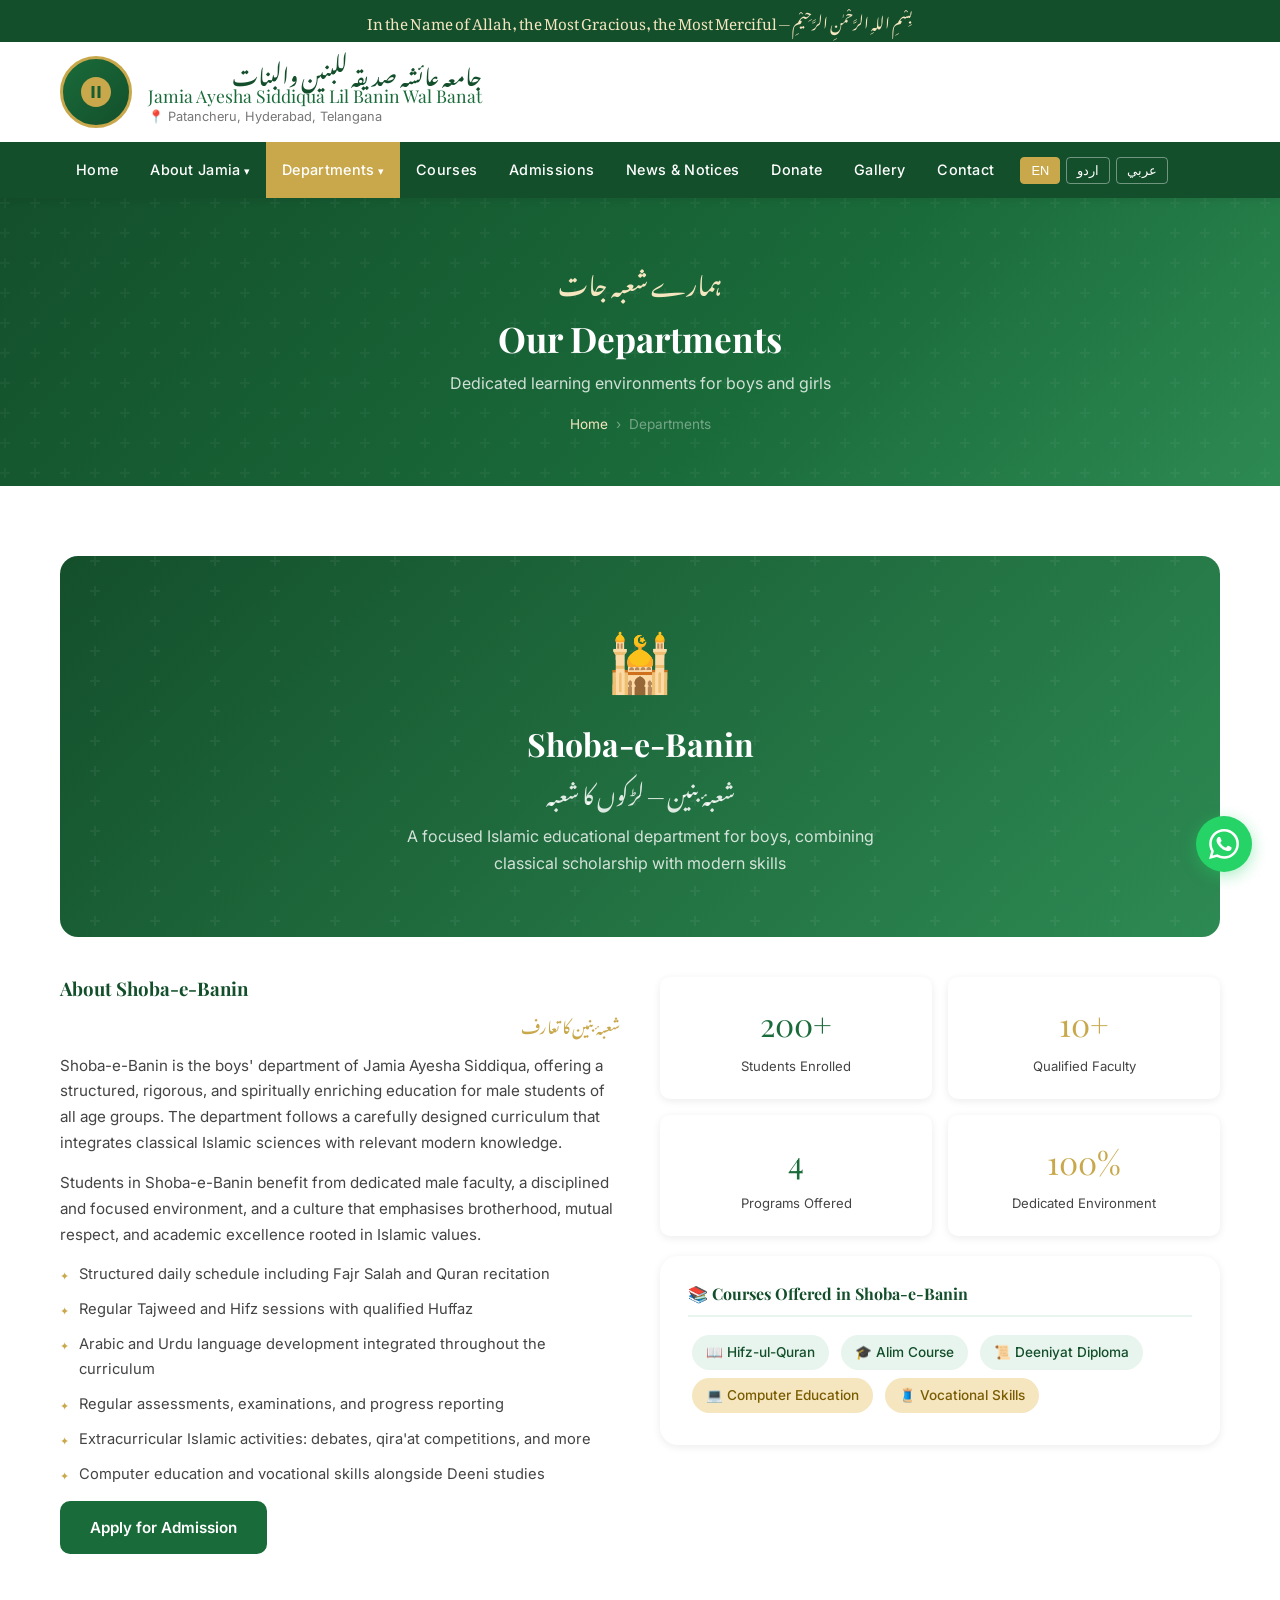
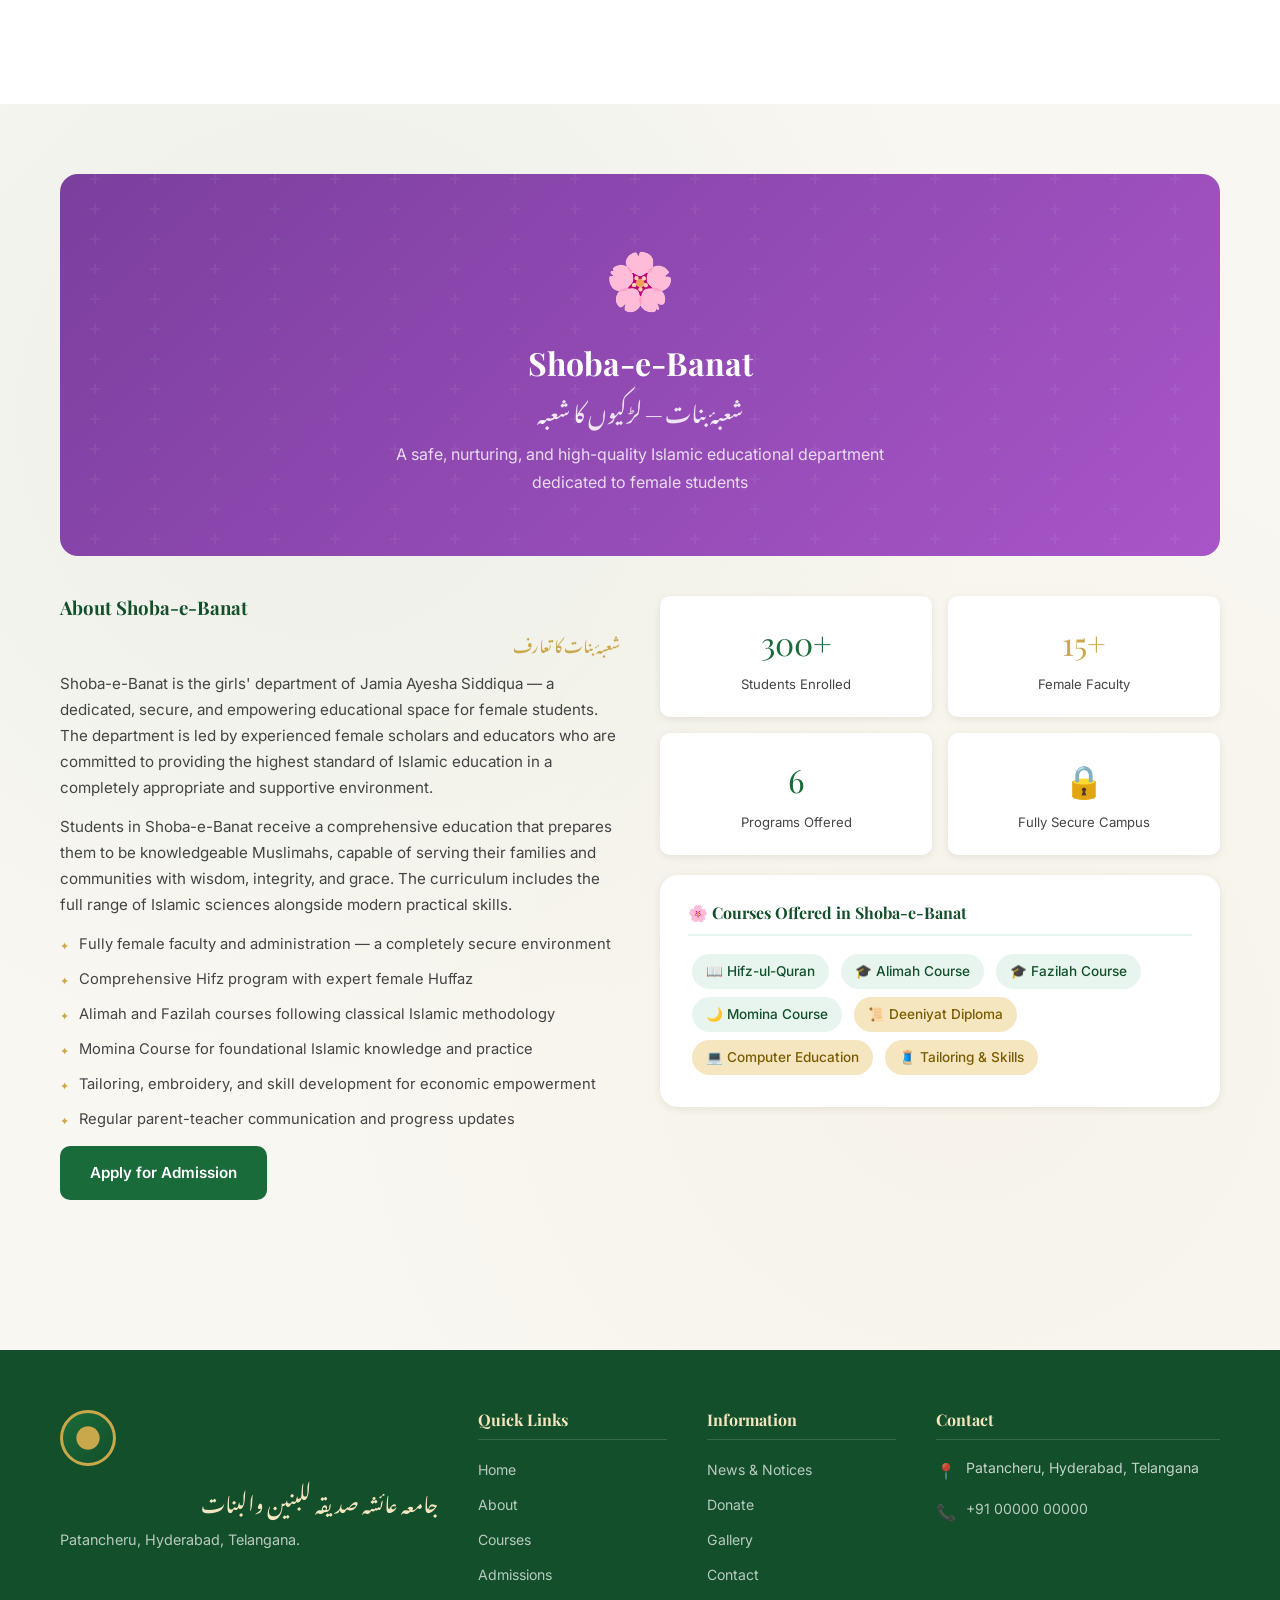
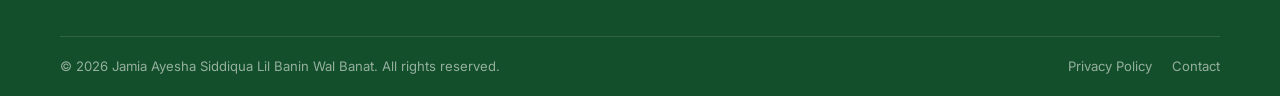
<file: departments.html>
﻿<!DOCTYPE html>
<html lang="en">
<head>
  <meta charset="UTF-8" />
  <meta name="viewport" content="width=device-width, initial-scale=1.0" />
  <meta name="description" content="Shoba-e-Banin and Shoba-e-Banat — Departments of Jamia Ayesha Siddiqua for boys and girls in Patancheru, Hyderabad." />
  <title>Departments — Jamia Ayesha Siddiqua</title>
  <link rel="stylesheet" href="css/style.css" />
  <style>
    .dept-hero-banner {
      padding: 60px 40px;
      border-radius: var(--radius-lg);
      color: var(--white);
      text-align: center;
      position: relative;
      overflow: hidden;
      margin-bottom: 40px;
    }
    .dept-hero-banner.banin {
      background: linear-gradient(135deg, var(--green-dark), #2d8a52);
    }
    .dept-hero-banner.banat {
      background: linear-gradient(135deg, #7b3f9e, #a855c8);
    }
    .dept-hero-banner::before {
      content: '';
      position: absolute;
      inset: 0;
      background-image: url("data:image/svg+xml,%3Csvg width='60' height='60' viewBox='0 0 60 60' xmlns='http://www.w3.org/2000/svg'%3E%3Cg fill='none'%3E%3Cg fill='%23ffffff' fill-opacity='0.05'%3E%3Cpath d='M36 34v-4h-2v4h-4v2h4v4h2v-4h4v-2h-4zm0-30V0h-2v4h-4v2h4v4h2V6h4V4h-4z'/%3E%3C/g%3E%3C/g%3E%3C/svg%3E");
    }
    .dept-hero-banner .dept-icon { font-size: 3.5rem; display: block; margin-bottom: 12px; position: relative; }
    .dept-hero-banner h2 { font-size: 2rem; color: var(--white); position: relative; margin-bottom: 6px; }
    .dept-hero-banner .urdu-dept {
      font-family: var(--font-urdu);
      font-size: 1.4rem;
      color: rgba(255,255,255,0.85);
      direction: rtl;
      display: block;
      position: relative;
      margin-bottom: 14px;
    }
    .dept-hero-banner p { color: rgba(255,255,255,0.8); max-width: 500px; margin: 0 auto; position: relative; }

    .dept-section {
      display: grid;
      grid-template-columns: 1fr 1fr;
      gap: 40px;
      align-items: start;
      margin-bottom: 80px;
    }
    .dept-info h3 { color: var(--green-dark); margin-bottom: 10px; }
    .dept-info .urdu-sub {
      font-family: var(--font-urdu);
      font-size: 1rem;
      color: var(--gold);
      direction: rtl;
      display: block;
      margin-bottom: 14px;
    }
    .dept-info p { color: var(--text-mid); margin-bottom: 14px; font-size: 0.95rem; }
    .dept-info ul { margin: 14px 0; }
    .dept-info ul li {
      display: flex;
      align-items: flex-start;
      gap: 10px;
      margin-bottom: 10px;
      font-size: 0.92rem;
      color: var(--text-mid);
    }
    .dept-info ul li::before { content: '✦'; color: var(--gold); font-size: 0.7rem; margin-top: 5px; flex-shrink: 0; }

    .dept-stats {
      display: grid;
      grid-template-columns: 1fr 1fr;
      gap: 16px;
    }
    .dept-stat-box {
      background: var(--white);
      border-radius: var(--radius);
      padding: 20px;
      text-align: center;
      box-shadow: var(--shadow-sm);
    }
    .dept-stat-box .num { font-family: var(--font-heading); font-size: 2rem; color: var(--green); display: block; }
    .dept-stat-box .lbl { font-size: 0.82rem; color: var(--text-mid); }
    .dept-stat-box.gold .num { color: var(--gold); }

    .courses-list {
      background: var(--white);
      border-radius: var(--radius-lg);
      padding: 28px;
      box-shadow: var(--shadow-sm);
      margin-top: 20px;
    }
    .courses-list h4 { color: var(--green-dark); margin-bottom: 14px; border-bottom: 2px solid var(--green-light); padding-bottom: 10px; }
    .course-pill {
      display: inline-block;
      background: var(--green-light);
      color: var(--green-dark);
      padding: 6px 14px;
      border-radius: 20px;
      font-size: 0.85rem;
      margin: 4px;
      font-weight: 500;
    }
    .course-pill.gold { background: var(--gold-light); color: #7a5c00; }

    @media (max-width: 768px) {
      .dept-section { grid-template-columns: 1fr; }
      .dept-hero-banner { padding: 40px 20px; }
      .dept-hero-banner h2 { font-size: 1.5rem; }
    }
  </style>
</head>
<body>

<!-- HEADER -->
<header class="site-header">
  <div class="header-top">
    <p data-i18n="bismillah">بِسْمِ اللهِ الرَّحْمٰنِ الرَّحِيْمِ — In the Name of Allah, the Most Gracious, the Most Merciful</p>
  </div>
  <div class="container">
    <div class="header-brand">
      <a href="index.html" class="brand-logo">
        <div class="logo-placeholder">
          <svg viewBox="0 0 24 24"><path d="M12 2C6.48 2 2 6.48 2 12s4.48 10 10 10 10-4.48 10-10S17.52 2 12 2zm-1 14H9V8h2v8zm4 0h-2V8h2v8z"/></svg>
        </div>
        <div class="brand-text">
          <span class="name-urdu">جامعہ عائشہ صدیقہ للبنین والبنات</span>
          <span class="name-en" data-i18n="brand-name-en">Jamia Ayesha Siddiqua Lil Banin Wal Banat</span>
          <span class="location" data-i18n="brand-location">📍 Patancheru, Hyderabad, Telangana</span>
        </div>
      </a>
    </div>
  </div>
  <nav class="main-nav">
    <div class="container nav-inner">
      <ul class="nav-list" id="navList">
        <li><a href="index.html" data-i18n="nav-home">Home</a></li>
        <li class="has-dropdown"><a href="about.html" data-i18n="nav-about">About Jamia</a>
          <ul class="dropdown">
            <li><a href="about.html#intro" data-i18n="nav-intro">Introduction</a></li>
            <li><a href="about.html#mission" data-i18n="nav-mission-vision">Mission &amp; Vision</a></li>
            <li><a href="about.html#leadership" data-i18n="nav-leadership">Leadership</a></li>
          </ul>
        </li>
        <li class="has-dropdown"><a href="departments.html" class="active" data-i18n="nav-departments">Departments</a>
          <ul class="dropdown">
            <li><a href="departments.html#banin" data-i18n="nav-banin">Shoba-e-Banin (Boys)</a></li>
            <li><a href="departments.html#banat" data-i18n="nav-banat">Shoba-e-Banat (Girls)</a></li>
          </ul>
        </li>
        <li><a href="courses.html" data-i18n="nav-courses">Courses</a></li>
        <li><a href="admissions.html" data-i18n="nav-admissions">Admissions</a></li>
        <li><a href="news.html">News & Notices</a></li>
        <li><a href="donations.html" data-i18n="nav-donate">Donate</a></li>
        <li><a href="gallery.html" data-i18n="nav-gallery">Gallery</a></li>
        <li><a href="contact.html" data-i18n="nav-contact">Contact</a></li>
        <div class="lang-switcher">
          <button class="lang-btn active" data-lang="en" onclick="setLang('en')">EN</button>
          <button class="lang-btn" data-lang="ur" onclick="setLang('ur')">اردو</button>
          <button class="lang-btn" data-lang="ar" onclick="setLang('ar')">عربي</button>
        </div>
      </ul>
      <button class="hamburger" id="hamburger" aria-label="Toggle menu"><span></span><span></span><span></span></button>
    </div>
  </nav>
</header>

<!-- PAGE HERO -->
<section class="page-hero">
  <div class="container">
    <span class="urdu-heading">ہمارے شعبہ جات</span>
    <h1 data-i18n="ph-departments">Our Departments</h1>
    <p data-i18n="ph-dept-sub">Dedicated learning environments for boys and girls</p>
    <div class="breadcrumb">
      <a href="index.html" data-i18n="nav-home">Home</a><span>›</span><span data-i18n="bc-departments">Departments</span>
    </div>
  </div>
</section>

<!-- ============================================================
     SHOBA-E-BANIN
     ============================================================ -->
<section class="section" id="banin">
  <div class="container">
    <div class="dept-hero-banner banin">
      <span class="dept-icon">🕌</span>
      <h2 data-i18n="dept-banin-h2">Shoba-e-Banin</h2>
      <span class="urdu-dept" data-i18n="dept-banin-urdu">شعبۂ بنین — لڑکوں کا شعبہ</span>
      <p data-i18n="dept-banin-desc">A focused Islamic educational department for boys, combining classical scholarship with modern skills</p>
    </div>
    <div class="dept-section">
      <div class="dept-info">
        <h3 data-i18n="dept-banin-about-h3">About Shoba-e-Banin</h3>
        <span class="urdu-sub">شعبۂ بنین کا تعارف</span>
        <p>Shoba-e-Banin is the boys' department of Jamia Ayesha Siddiqua, offering a structured, rigorous, and spiritually enriching education for male students of all age groups. The department follows a carefully designed curriculum that integrates classical Islamic sciences with relevant modern knowledge.</p>
        <p>Students in Shoba-e-Banin benefit from dedicated male faculty, a disciplined and focused environment, and a culture that emphasises brotherhood, mutual respect, and academic excellence rooted in Islamic values.</p>
        <ul>
          <li data-i18n="dept-li-banin1">Structured daily schedule including Fajr Salah and Quran recitation</li>
          <li data-i18n="dept-li-banin2">Regular Tajweed and Hifz sessions with qualified Huffaz</li>
          <li data-i18n="dept-li-banin3">Arabic and Urdu language development integrated throughout the curriculum</li>
          <li data-i18n="dept-li-banin4">Regular assessments, examinations, and progress reporting</li>
          <li data-i18n="dept-li-banin5">Extracurricular Islamic activities: debates, qira'at competitions, and more</li>
          <li data-i18n="dept-li-banin6">Computer education and vocational skills alongside Deeni studies</li>
        </ul>
        <a href="admissions.html" class="btn btn-primary" data-i18n="dept-apply-btn">Apply for Admission</a>
      </div>
      <div>
        <div class="dept-stats">
          <div class="dept-stat-box">
            <span class="num">200+</span>
            <span class="lbl" data-i18n="dept-stat-students">Students Enrolled</span>
          </div>
          <div class="dept-stat-box gold">
            <span class="num">10+</span>
            <span class="lbl" data-i18n="dept-stat-faculty">Qualified Faculty</span>
          </div>
          <div class="dept-stat-box">
            <span class="num">4</span>
            <span class="lbl" data-i18n="dept-stat-programs">Programs Offered</span>
          </div>
          <div class="dept-stat-box gold">
            <span class="num">100%</span>
            <span class="lbl" data-i18n="dept-stat-env">Dedicated Environment</span>
          </div>
        </div>
        <div class="courses-list">
          <h4 data-i18n="dept-courses-banin-h4">📚 Courses Offered in Shoba-e-Banin</h4>
          <span class="course-pill" data-i18n="pill-hifz">📖 Hifz-ul-Quran</span>
          <span class="course-pill" data-i18n="pill-alim">🎓 Alim Course</span>
          <span class="course-pill" data-i18n="pill-diploma">📜 Deeniyat Diploma</span>
          <span class="course-pill gold" data-i18n="pill-comp">💻 Computer Education</span>
          <span class="course-pill gold" data-i18n="pill-voc">🧵 Vocational Skills</span>
        </div>
      </div>
    </div>
  </div>
</section>

<!-- ============================================================
     SHOBA-E-BANAT
     ============================================================ -->
<section class="section section-alt pattern-bg" id="banat">
  <div class="container">
    <div class="dept-hero-banner banat">
      <span class="dept-icon">🌸</span>
      <h2 data-i18n="dept-banat-h2">Shoba-e-Banat</h2>
      <span class="urdu-dept" data-i18n="dept-banat-urdu">شعبۂ بنات — لڑکیوں کا شعبہ</span>
      <p data-i18n="dept-banat-desc">A safe, nurturing, and high-quality Islamic educational department dedicated to female students</p>
    </div>
    <div class="dept-section">
      <div class="dept-info">
        <h3 data-i18n="dept-banat-about-h3">About Shoba-e-Banat</h3>
        <span class="urdu-sub">شعبۂ بنات کا تعارف</span>
        <p>Shoba-e-Banat is the girls' department of Jamia Ayesha Siddiqua — a dedicated, secure, and empowering educational space for female students. The department is led by experienced female scholars and educators who are committed to providing the highest standard of Islamic education in a completely appropriate and supportive environment.</p>
        <p>Students in Shoba-e-Banat receive a comprehensive education that prepares them to be knowledgeable Muslimahs, capable of serving their families and communities with wisdom, integrity, and grace. The curriculum includes the full range of Islamic sciences alongside modern practical skills.</p>
        <ul>
          <li data-i18n="dept-li-banat1">Fully female faculty and administration — a completely secure environment</li>
          <li data-i18n="dept-li-banat2">Comprehensive Hifz program with expert female Huffaz</li>
          <li data-i18n="dept-li-banat3">Alimah and Fazilah courses following classical Islamic methodology</li>
          <li data-i18n="dept-li-banat4">Momina Course for foundational Islamic knowledge and practice</li>
          <li data-i18n="dept-li-banat5">Tailoring, embroidery, and skill development for economic empowerment</li>
          <li data-i18n="dept-li-banat6">Regular parent-teacher communication and progress updates</li>
        </ul>
        <a href="admissions.html" class="btn btn-primary" data-i18n="dept-apply-btn">Apply for Admission</a>
      </div>
      <div>
        <div class="dept-stats">
          <div class="dept-stat-box">
            <span class="num">300+</span>
            <span class="lbl" data-i18n="dept-stat-students">Students Enrolled</span>
          </div>
          <div class="dept-stat-box gold">
            <span class="num">15+</span>
            <span class="lbl" data-i18n="dept-female-faculty">Female Faculty</span>
          </div>
          <div class="dept-stat-box">
            <span class="num">6</span>
            <span class="lbl" data-i18n="dept-stat-programs">Programs Offered</span>
          </div>
          <div class="dept-stat-box gold">
            <span class="num">🔒</span>
            <span class="lbl" data-i18n="dept-stat-secure">Fully Secure Campus</span>
          </div>
        </div>
        <div class="courses-list">
          <h4 data-i18n="dept-courses-banat-h4">🌸 Courses Offered in Shoba-e-Banat</h4>
          <span class="course-pill" data-i18n="pill-hifz">📖 Hifz-ul-Quran</span>
          <span class="course-pill" data-i18n="pill-alimah">🎓 Alimah Course</span>
          <span class="course-pill" data-i18n="pill-fazilah">🎓 Fazilah Course</span>
          <span class="course-pill" data-i18n="pill-momina">🌙 Momina Course</span>
          <span class="course-pill gold" data-i18n="pill-diploma">📜 Deeniyat Diploma</span>
          <span class="course-pill gold" data-i18n="pill-comp">💻 Computer Education</span>
          <span class="course-pill gold" data-i18n="pill-tailor">🧵 Tailoring &amp; Skills</span>
        </div>
      </div>
    </div>
  </div>
</section>

<!-- FOOTER -->
<footer class="site-footer">
  <div class="container">
    <div class="footer-grid">
      <div class="footer-brand">
        <div class="logo-placeholder" style="width:56px;height:56px;">
          <svg viewBox="0 0 24 24" style="width:28px;height:28px;fill:var(--gold);"><path d="M12 2C6.48 2 2 6.48 2 12s4.48 10 10 10 10-4.48 10-10S17.52 2 12 2z"/></svg>
        </div>
        <span class="name-urdu" style="margin-top:10px;">جامعہ عائشہ صدیقہ للبنین والبنات</span>
        <p style="margin-top:10px;" data-i18n="footer-addr-full">Patancheru, Hyderabad, Telangana.</p>
      </div>
      <div class="footer-col"><h4 data-i18n="footer-ql">Quick Links</h4><ul>
        <li><a href="index.html" data-i18n="nav-home">Home</a></li><li><a href="about.html" data-i18n="footer-link-about">About</a></li>
        <li><a href="courses.html" data-i18n="nav-courses">Courses</a></li><li><a href="admissions.html" data-i18n="nav-admissions">Admissions</a></li>
      </ul></div>
      <div class="footer-col"><h4 data-i18n="footer-info">Information</h4><ul>
        <li><a href="news.html">News & Notices</a></li><li><a href="donations.html" data-i18n="nav-donate">Donate</a></li>
        <li><a href="gallery.html" data-i18n="nav-gallery">Gallery</a></li><li><a href="contact.html" data-i18n="nav-contact">Contact</a></li>
      </ul></div>
      <div class="footer-col"><h4 data-i18n="footer-contact">Contact</h4>
        <div class="footer-contact-item"><span class="icon">📍</span><span data-i18n="footer-addr-span">Patancheru, Hyderabad, Telangana</span></div>
        <div class="footer-contact-item"><span class="icon">📞</span><a href="tel:+910000000000" style="color:rgba(255,255,255,0.7);">+91 00000 00000</a></div>
      </div>
    </div>
    <div class="footer-bottom">
      <p>© 2026 Jamia Ayesha Siddiqua Lil Banin Wal Banat. All rights reserved.</p>
      <div class="footer-bottom-links"><a href="privacy.html" data-i18n="footer-link-privacy">Privacy Policy</a><a href="contact.html" data-i18n="nav-contact">Contact</a></div>
    </div>
  </div>
</footer>
<a href="https://wa.me/910000000000" class="whatsapp-float" target="_blank" rel="noopener" aria-label="Chat on WhatsApp">
  <svg viewBox="0 0 24 24"><path d="M17.472 14.382c-.297-.149-1.758-.867-2.03-.967-.273-.099-.471-.148-.67.15-.197.297-.767.966-.94 1.164-.173.199-.347.223-.644.075-.297-.15-1.255-.463-2.39-1.475-.883-.788-1.48-1.761-1.653-2.059-.173-.297-.018-.458.13-.606.134-.133.298-.347.446-.52.149-.174.198-.298.298-.497.099-.198.05-.371-.025-.52-.075-.149-.669-1.612-.916-2.207-.242-.579-.487-.5-.669-.51-.173-.008-.371-.01-.57-.01-.198 0-.52.074-.792.372-.272.297-1.04 1.016-1.04 2.479 0 1.462 1.065 2.875 1.213 3.074.149.198 2.096 3.2 5.077 4.487.709.306 1.262.489 1.694.625.712.227 1.36.195 1.871.118.571-.085 1.758-.719 2.006-1.413.248-.694.248-1.289.173-1.413-.074-.124-.272-.198-.57-.347m-5.421 7.403h-.004a9.87 9.87 0 01-5.031-1.378l-.361-.214-3.741.982.998-3.648-.235-.374a9.86 9.86 0 01-1.51-5.26c.001-5.45 4.436-9.884 9.888-9.884 2.64 0 5.122 1.03 6.988 2.898a9.825 9.825 0 012.893 6.994c-.003 5.45-4.437 9.884-9.885 9.884m8.413-18.297A11.815 11.815 0 0012.05 0C5.495 0 .16 5.335.157 11.892c0 2.096.547 4.142 1.588 5.945L.057 24l6.305-1.654a11.882 11.882 0 005.683 1.448h.005c6.554 0 11.89-5.335 11.893-11.893a11.821 11.821 0 00-3.48-8.413z"/></svg>
</a>
<script src="js/i18n.js"></script>
<script src="js/main.js"></script>
</body>
</html>
</file>
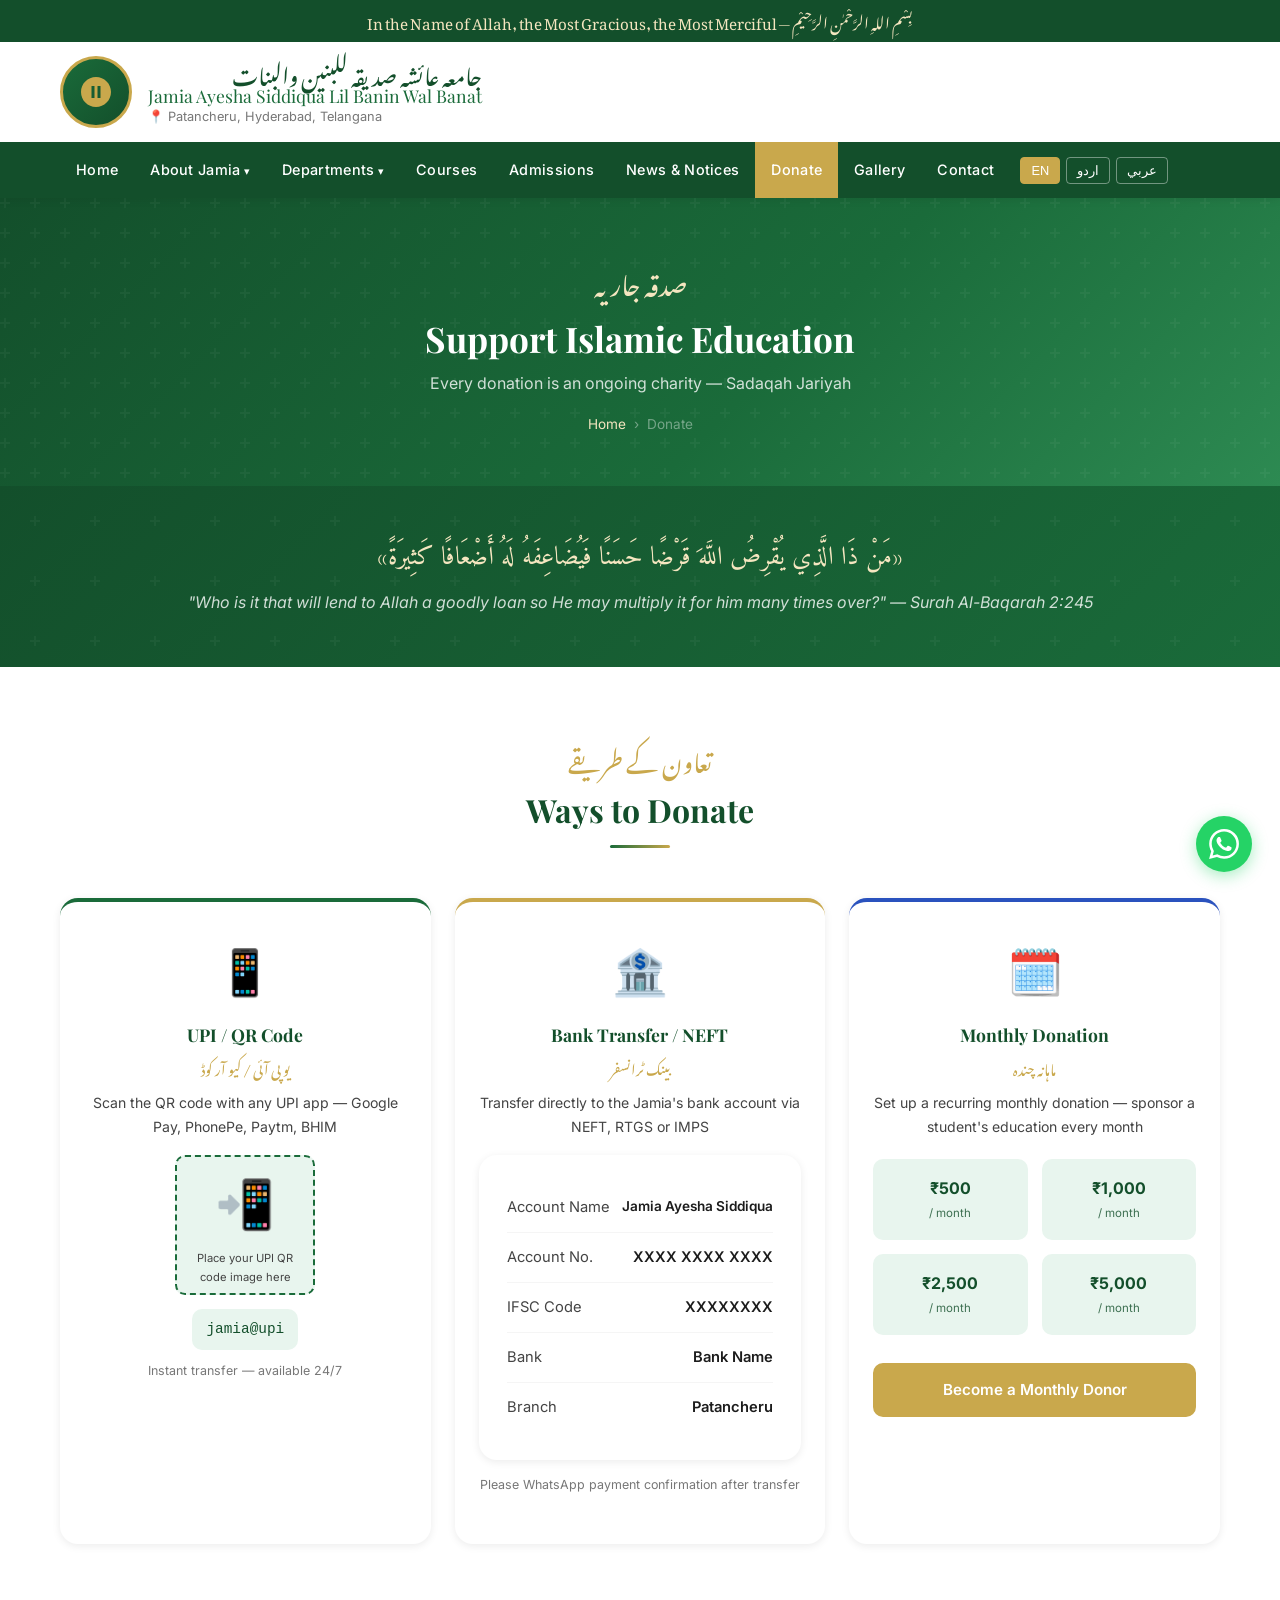
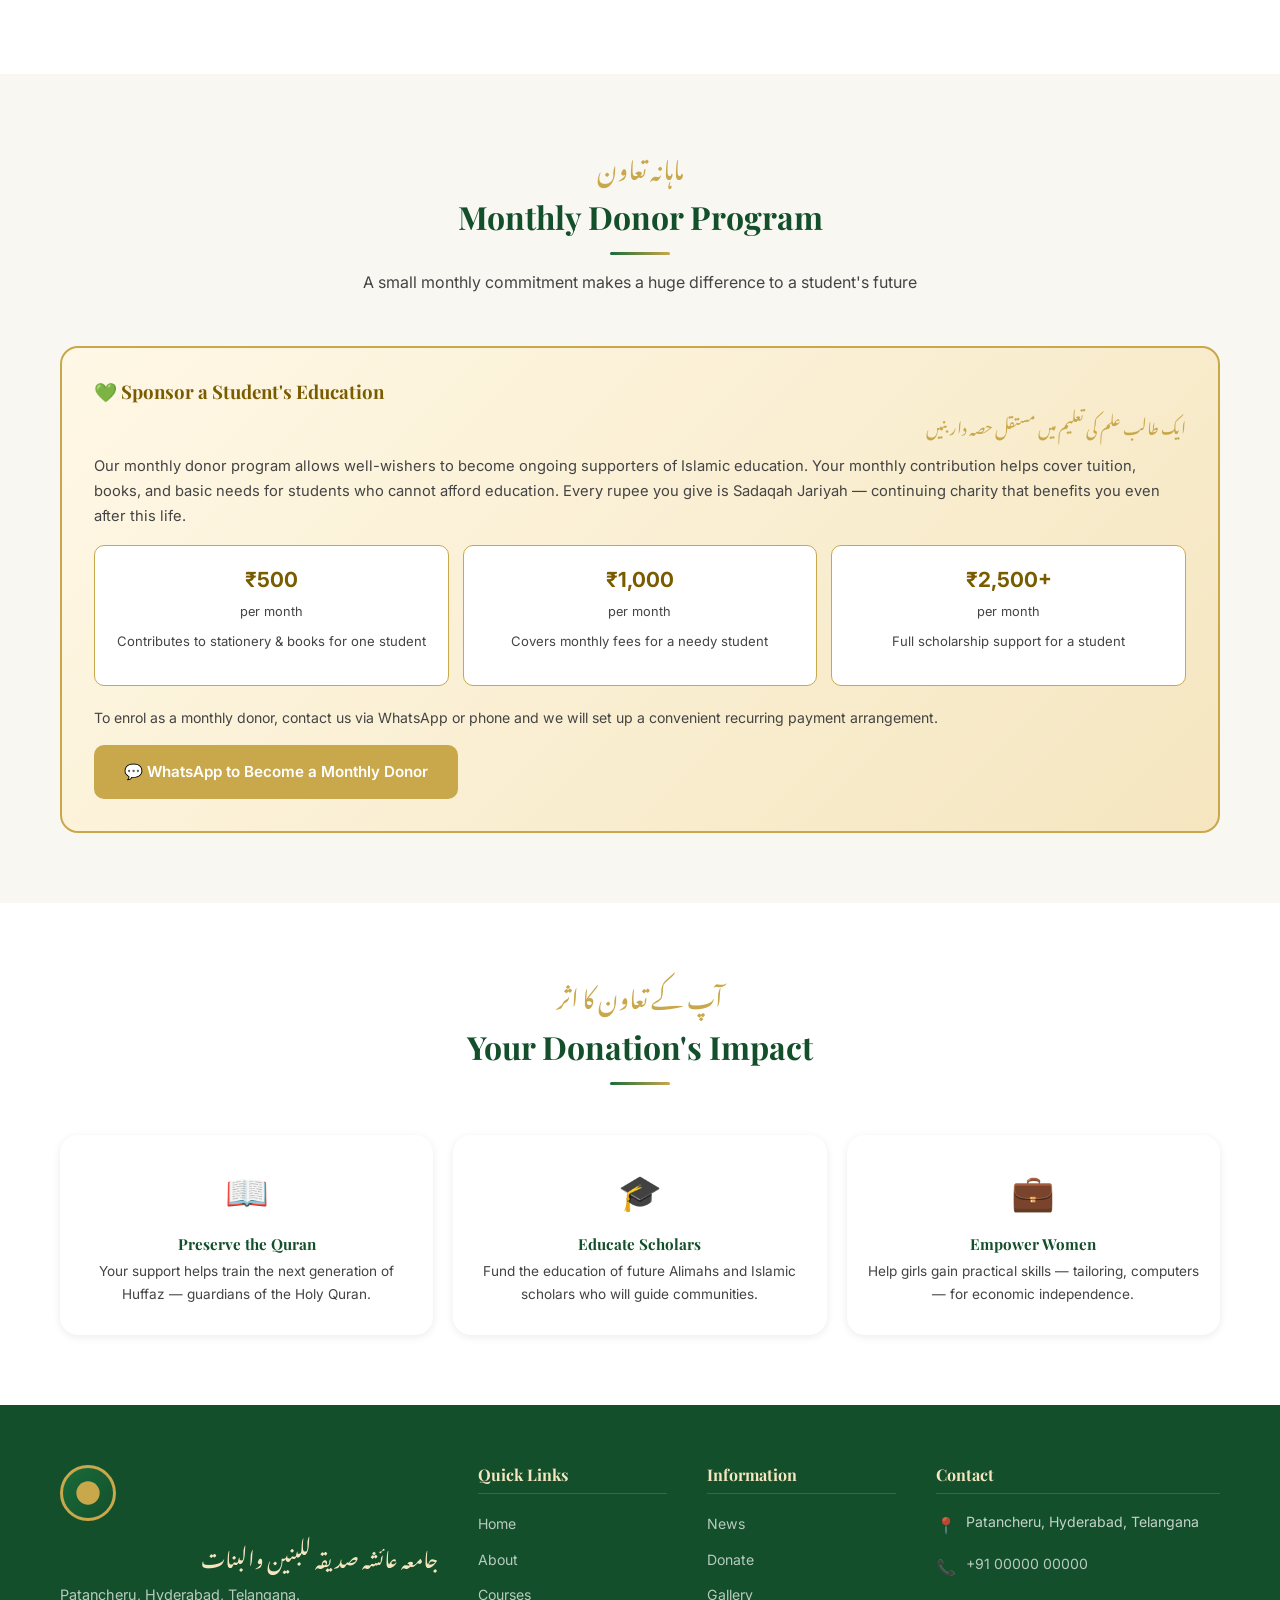
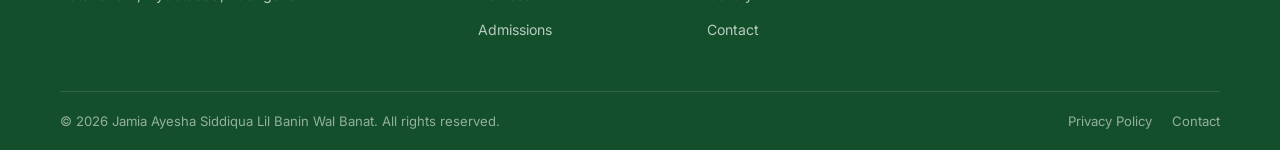
<file: donations.html>
﻿<!DOCTYPE html>
<html lang="en">
<head>
  <meta charset="UTF-8" />
  <meta name="viewport" content="width=device-width, initial-scale=1.0" />
  <meta name="description" content="Donate to Jamia Ayesha Siddiqua — Support Islamic education through UPI, bank transfer, or monthly donations." />
  <title>Donate — Jamia Ayesha Siddiqua</title>
  <link rel="stylesheet" href="css/style.css" />
  <style>
    .donation-hero-strip {
      background: linear-gradient(135deg, var(--green-dark), var(--green));
      padding: 50px 0;
      text-align: center;
      position: relative;
      overflow: hidden;
    }
    .donation-hero-strip::before {
      content:'';position:absolute;inset:0;
      background-image:url("data:image/svg+xml,%3Csvg width='60' height='60' viewBox='0 0 60 60' xmlns='http://www.w3.org/2000/svg'%3E%3Cg fill='none'%3E%3Cg fill='%23ffffff' fill-opacity='0.04'%3E%3Cpath d='M36 34v-4h-2v4h-4v2h4v4h2v-4h4v-2h-4z'/%3E%3C/g%3E%3C/g%3E%3C/svg%3E");
    }
    .donation-hero-strip .ayah {
      font-family: var(--font-arabic);
      font-size: 1.6rem;
      color: var(--gold-light);
      direction: rtl;
      display: block;
      margin-bottom: 10px;
      position: relative;
    }
    .donation-hero-strip p { color: rgba(255,255,255,0.8); font-style: italic; position: relative; }

    .donation-methods-grid {
      display: grid;
      grid-template-columns: repeat(3, 1fr);
      gap: 24px;
      margin-bottom: 60px;
    }
    .method-card {
      background: var(--white);
      border-radius: var(--radius-lg);
      padding: 32px 24px;
      box-shadow: var(--shadow-sm);
      text-align: center;
      border-top: 4px solid var(--green);
      transition: transform var(--transition);
    }
    .method-card:hover { transform: translateY(-5px); }
    .method-card:nth-child(2) { border-top-color: var(--gold); }
    .method-card:nth-child(3) { border-top-color: #2a52be; }
    .method-icon { font-size: 2.8rem; display: block; margin-bottom: 14px; }
    .method-card h3 { font-size: 1.1rem; color: var(--green-dark); margin-bottom: 8px; }
    .method-card .urdu-method {
      font-family: var(--font-urdu);
      font-size: 0.9rem;
      color: var(--gold);
      direction: rtl;
      display: block;
      margin-bottom: 12px;
    }
    .method-card p { font-size: 0.88rem; color: var(--text-mid); margin-bottom: 16px; }
    .qr-area {
      width: 140px;
      height: 140px;
      background: var(--green-light);
      border-radius: var(--radius);
      display: flex;
      flex-direction: column;
      align-items: center;
      justify-content: center;
      margin: 0 auto 14px;
      border: 2px dashed var(--green);
      padding: 10px;
    }
    .qr-area span { font-size: 3rem; }
    .qr-area small { font-size: 0.7rem; color: var(--text-mid); text-align: center; margin-top: 4px; }
    .upi-display {
      background: var(--green-light);
      border-radius: var(--radius);
      padding: 8px 14px;
      font-size: 0.9rem;
      color: var(--green-dark);
      font-family: monospace;
      display: inline-block;
      margin-bottom: 10px;
    }

    .bank-details {
      background: var(--white);
      border-radius: var(--radius-lg);
      padding: 28px;
      box-shadow: var(--shadow-sm);
    }
    .bank-row {
      display: flex;
      justify-content: space-between;
      padding: 12px 0;
      border-bottom: 1px solid #f5f5f5;
      font-size: 0.92rem;
    }
    .bank-row:last-child { border-bottom: none; }
    .bank-row .bl { color: var(--text-mid); }
    .bank-row .bv { color: var(--text-dark); font-weight: 600; }

    .amounts-grid {
      display: grid;
      grid-template-columns: repeat(4, 1fr);
      gap: 14px;
      margin: 20px 0;
    }
    .amount-btn {
      padding: 14px;
      background: var(--green-light);
      border: 2px solid transparent;
      border-radius: var(--radius);
      text-align: center;
      cursor: pointer;
      transition: all var(--transition);
      font-weight: 700;
      font-size: 1rem;
      color: var(--green-dark);
    }
    .amount-btn:hover, .amount-btn.selected {
      background: var(--green);
      color: var(--white);
      border-color: var(--green);
    }
    .amount-label { display: block; font-size: 0.72rem; font-weight: 400; opacity: 0.8; margin-top: 2px; }

    .monthly-box {
      background: linear-gradient(135deg, #fff8e6, var(--gold-light));
      border: 2px solid var(--gold);
      border-radius: var(--radius-lg);
      padding: 32px;
    }
    .monthly-box h3 { color: #7a5c00; margin-bottom: 8px; }
    .monthly-box .urdu-sub { font-family:var(--font-urdu);font-size:1rem;color:var(--gold);direction:rtl;display:block;margin-bottom:14px; }
    .monthly-box p { font-size:0.92rem;color:var(--text-mid);margin-bottom:16px; }
    .monthly-tiers {
      display: grid;
      grid-template-columns: repeat(3, 1fr);
      gap: 14px;
      margin-bottom: 20px;
    }
    .tier {
      background: var(--white);
      border-radius: var(--radius);
      padding: 16px;
      text-align: center;
      border: 1.5px solid var(--gold);
    }
    .tier .amount { font-size: 1.3rem; font-weight: 700; color: #7a5c00; display: block; }
    .tier .freq { font-size: 0.8rem; color: var(--text-mid); }
    .tier .benefit { font-size: 0.82rem; color: var(--text-mid); margin-top: 6px; }

    .impact-grid {
      display: grid;
      grid-template-columns: repeat(3, 1fr);
      gap: 20px;
    }
    .impact-card {
      text-align: center;
      padding: 28px 20px;
      background: var(--white);
      border-radius: var(--radius-lg);
      box-shadow: var(--shadow-sm);
    }
    .impact-icon { font-size: 2.2rem; display: block; margin-bottom: 12px; }
    .impact-card h4 { font-size: 0.95rem; color: var(--green-dark); margin-bottom: 6px; }
    .impact-card p { font-size: 0.85rem; color: var(--text-mid); }

    @media (max-width: 768px) {
      .donation-methods-grid { grid-template-columns: 1fr; }
      .amounts-grid { grid-template-columns: repeat(2, 1fr); }
      .monthly-tiers { grid-template-columns: 1fr; }
      .impact-grid { grid-template-columns: 1fr; }
    }
  </style>
</head>
<body>

<!-- HEADER -->
<header class="site-header">
  <div class="header-top">
    <p data-i18n="bismillah">بِسْمِ اللهِ الرَّحْمٰنِ الرَّحِيْمِ — In the Name of Allah, the Most Gracious, the Most Merciful</p>
  </div>
  <div class="container">
    <div class="header-brand">
      <a href="index.html" class="brand-logo">
        <div class="logo-placeholder"><svg viewBox="0 0 24 24"><path d="M12 2C6.48 2 2 6.48 2 12s4.48 10 10 10 10-4.48 10-10S17.52 2 12 2zm-1 14H9V8h2v8zm4 0h-2V8h2v8z"/></svg></div>
        <div class="brand-text">
          <span class="name-urdu">جامعہ عائشہ صدیقہ للبنین والبنات</span>
          <span class="name-en" data-i18n="brand-name-en">Jamia Ayesha Siddiqua Lil Banin Wal Banat</span>
          <span class="location" data-i18n="brand-location">📍 Patancheru, Hyderabad, Telangana</span>
        </div>
      </a>
    </div>
  </div>
  <nav class="main-nav">
    <div class="container nav-inner">
      <ul class="nav-list" id="navList">
        <li><a href="index.html" data-i18n="nav-home">Home</a></li>
        <li class="has-dropdown"><a href="about.html" data-i18n="nav-about">About Jamia</a><ul class="dropdown"><li><a href="about.html#intro" data-i18n="nav-intro">Introduction</a></li><li><a href="about.html#mission" data-i18n="nav-mission-vision">Mission &amp; Vision</a></li><li><a href="about.html#leadership" data-i18n="nav-leadership">Leadership</a></li></ul></li>
        <li class="has-dropdown"><a href="departments.html" data-i18n="nav-departments">Departments</a><ul class="dropdown"><li><a href="departments.html#banin" data-i18n="nav-banin">Shoba-e-Banin</a></li><li><a href="departments.html#banat" data-i18n="nav-banat">Shoba-e-Banat</a></li></ul></li>
        <li><a href="courses.html" data-i18n="nav-courses">Courses</a></li>
        <li><a href="admissions.html" data-i18n="nav-admissions">Admissions</a></li>
        <li><a href="news.html" data-i18n="nav-news-notices">News &amp; Notices</a></li>
        <li><a href="donations.html" class="active" data-i18n="nav-donate">Donate</a></li>
        <li><a href="gallery.html" data-i18n="nav-gallery">Gallery</a></li>
        <li><a href="contact.html" data-i18n="nav-contact">Contact</a></li>
        <div class="lang-switcher"><button class="lang-btn active" data-lang="en" onclick="setLang('en')">EN</button><button class="lang-btn" data-lang="ur" onclick="setLang('ur')">اردو</button><button class="lang-btn" data-lang="ar" onclick="setLang('ar')">عربي</button></div>
      </ul>
      <button class="hamburger" id="hamburger" aria-label="Toggle menu"><span></span><span></span><span></span></button>
    </div>
  </nav>
</header>

<!-- PAGE HERO -->
<section class="page-hero">
  <div class="container">
    <span class="urdu-heading">صدقہ جاریہ</span>
    <h1 data-i18n="ph-donations">Support Islamic Education</h1>
    <p data-i18n="ph-donate-sub">Every donation is an ongoing charity — Sadaqah Jariyah</p>
    <div class="breadcrumb"><a href="index.html" data-i18n="nav-home">Home</a><span>›</span><span data-i18n="bc-donate">Donate</span></div>
  </div>
</section>

<!-- AYAH STRIP -->
<div class="donation-hero-strip">
  <div class="container">
    <span class="ayah">«مَنْ ذَا الَّذِي يُقْرِضُ اللَّهَ قَرْضًا حَسَنًا فَيُضَاعِفَهُ لَهُ أَضْعَافًا كَثِيرَةً»</span>
    <p>"Who is it that will lend to Allah a goodly loan so He may multiply it for him many times over?" — Surah Al-Baqarah 2:245</p>
  </div>
</div>

<!-- PAYMENT METHODS -->
<section class="section">
  <div class="container">
    <div class="section-header">
      <span class="urdu-title" data-i18n="don-methods-title">تعاون کے طریقے</span>
      <h2 data-i18n="don-methods-h2">Ways to Donate</h2>
      <div class="divider"></div>
    </div>
    <div class="donation-methods-grid">

      <!-- UPI -->
      <div class="method-card">
        <span class="method-icon">📱</span>
        <h3 data-i18n="don-upi-h3">UPI / QR Code</h3>
        <span class="urdu-method">یو پی آئی / کیو آر کوڈ</span>
        <p data-i18n="don-upi-desc">Scan the QR code with any UPI app — Google Pay, PhonePe, Paytm, BHIM</p>
        <div class="qr-area">
          <!-- Replace with: <img src="images/upi-qr.png" alt="UPI QR Code" style="width:100%;"> -->
          <span>📲</span>
          <small>Place your UPI QR code image here</small>
        </div>
        <span class="upi-display">jamia@upi</span>
        <!-- Replace with actual UPI ID -->
        <p style="font-size:0.78rem;color:var(--text-light);margin:0;" data-i18n="don-instant"><span data-i18n="don-instant">Instant transfer — available 24/7</span></p>
      </div>

      <!-- Bank Transfer -->
      <div class="method-card">
        <span class="method-icon">🏦</span>
        <h3 data-i18n="don-bank-h3">Bank Transfer / NEFT</h3>
        <span class="urdu-method">بینک ٹرانسفر</span>
        <p data-i18n="don-bank-desc">Transfer directly to the Jamia's bank account via NEFT, RTGS or IMPS</p>
        <div class="bank-details" style="text-align:left;margin-bottom:14px;">
          <div class="bank-row"><span class="bl" data-i18n="don-bank-acc-name">Account Name</span><span class="bv" style="font-size:0.85rem;">Jamia Ayesha Siddiqua</span></div>
          <div class="bank-row"><span class="bl" data-i18n="don-bank-acc-no">Account No.</span><span class="bv">XXXX XXXX XXXX</span></div>
          <!-- Replace XXXX with actual account number -->
          <div class="bank-row"><span class="bl" data-i18n="don-bank-ifsc">IFSC Code</span><span class="bv">XXXXXXXX</span></div>
          <!-- Replace with actual IFSC -->
          <div class="bank-row"><span class="bl" data-i18n="don-bank-name">Bank</span><span class="bv">Bank Name</span></div>
          <!-- Replace with actual bank name -->
          <div class="bank-row"><span class="bl" data-i18n="don-bank-branch">Branch</span><span class="bv">Patancheru</span></div>
        </div>
        <p style="font-size:0.78rem;color:var(--text-light);" data-i18n="don-wa-after">Please WhatsApp payment confirmation after transfer</p>
      </div>

      <!-- Monthly Donation -->
      <div class="method-card">
        <span class="method-icon">🗓️</span>
        <h3 data-i18n="don-monthly-h3">Monthly Donation</h3>
        <span class="urdu-method">ماہانہ چندہ</span>
        <p data-i18n="don-monthly-desc">Set up a recurring monthly donation — sponsor a student's education every month</p>
        <div class="amounts-grid" style="grid-template-columns:1fr 1fr;">
          <div class="amount-btn">₹500<span class="amount-label" data-i18n="don-per-month">/ month</span></div>
          <div class="amount-btn">₹1,000<span class="amount-label" data-i18n="don-per-month">/ month</span></div>
          <div class="amount-btn">₹2,500<span class="amount-label" data-i18n="don-per-month">/ month</span></div>
          <div class="amount-btn">₹5,000<span class="amount-label" data-i18n="don-per-month">/ month</span></div>
        </div>
        <a href="contact.html" class="btn btn-gold" style="width:100%;text-align:center;margin-top:8px;" data-i18n="don-monthly-btn">Become a Monthly Donor</a>
      </div>
    </div>
  </div>
</section>

<!-- MONTHLY DONOR SECTION -->
<section class="section section-alt" id="monthly">
  <div class="container">
    <div class="section-header">
      <span class="urdu-title">ماہانہ تعاون</span>
      <h2 data-i18n="don-monthly-prog-h2">Monthly Donor Program</h2>
      <div class="divider"></div>
      <p data-i18n="don-monthly-prog-sub"><span data-i18n="don-monthly-prog-sub">A small monthly commitment makes a huge difference to a student's future</span></p>
    </div>
    <div class="monthly-box">
      <h3 data-i18n="don-sponsor-h3">💚 Sponsor a Student's Education</h3>
      <span class="urdu-sub">ایک طالب علم کی تعلیم میں مستقل حصہ دار بنیں</span>
      <p data-i18n-html="true">Our monthly donor program allows well-wishers to become ongoing supporters of Islamic education. Your monthly contribution helps cover tuition, books, and basic needs for students who cannot afford education. Every rupee you give is Sadaqah Jariyah — continuing charity that benefits you even after this life.</p>
      <div class="monthly-tiers">
        <div class="tier">
          <span class="amount">₹500</span>
          <span class="freq" data-i18n="don-per-month">per month</span>
          <p class="benefit" data-i18n="don-tier1-benefit">Contributes to stationery & books for one student</p>
        </div>
        <div class="tier">
          <span class="amount">₹1,000</span>
          <span class="freq" data-i18n="don-per-month">per month</span>
          <p class="benefit" data-i18n="don-tier2-benefit">Covers monthly fees for a needy student</p>
        </div>
        <div class="tier">
          <span class="amount">₹2,500+</span>
          <span class="freq" data-i18n="don-per-month">per month</span>
          <p class="benefit" data-i18n="don-tier3-benefit">Full scholarship support for a student</p>
        </div>
      </div>
      <p style="font-size:0.88rem;color:var(--text-mid);" data-i18n="don-wa-after">To enrol as a monthly donor, contact us via WhatsApp or phone and we will set up a convenient recurring payment arrangement.</p>
      <a href="https://wa.me/910000000000" class="btn btn-gold" target="_blank" rel="noopener" data-i18n="don-wa-monthly-btn">💬 WhatsApp to Become a Monthly Donor</a>
    </div>
  </div>
</section>

<!-- IMPACT -->
<section class="section">
  <div class="container">
    <div class="section-header">
      <span class="urdu-title" data-i18n="don-impact-title">آپ کے تعاون کا اثر</span>
      <h2 data-i18n="don-impact-h2">Your Donation's Impact</h2>
      <div class="divider"></div>
    </div>
    <div class="impact-grid">
      <div class="impact-card">
        <span class="impact-icon">📖</span>
        <h4 data-i18n="don-impact-quran-h4">Preserve the Quran</h4>
        <p data-i18n="don-impact-quran-p">Your support helps train the next generation of Huffaz — guardians of the Holy Quran.</p>
      </div>
      <div class="impact-card">
        <span class="impact-icon">🎓</span>
        <h4 data-i18n="don-impact-scholars-h4">Educate Scholars</h4>
        <p data-i18n="don-impact-scholars-p">Fund the education of future Alimahs and Islamic scholars who will guide communities.</p>
      </div>
      <div class="impact-card">
        <span class="impact-icon">💼</span>
        <h4 data-i18n="don-impact-women-h4">Empower Women</h4>
        <p data-i18n="don-impact-women-p">Help girls gain practical skills — tailoring, computers — for economic independence.</p>
      </div>
    </div>
  </div>
</section>

<!-- FOOTER -->
<footer class="site-footer">
  <div class="container">
    <div class="footer-grid">
      <div class="footer-brand"><div class="logo-placeholder" style="width:56px;height:56px;"><svg viewBox="0 0 24 24" style="width:28px;height:28px;fill:var(--gold);"><path d="M12 2C6.48 2 2 6.48 2 12s4.48 10 10 10 10-4.48 10-10S17.52 2 12 2z"/></svg></div><span class="name-urdu" style="margin-top:10px;">جامعہ عائشہ صدیقہ للبنین والبنات</span><p style="margin-top:10px;" data-i18n="footer-addr-full">Patancheru, Hyderabad, Telangana.</p></div>
      <div class="footer-col"><h4 data-i18n="footer-ql">Quick Links</h4><ul><li><a href="index.html" data-i18n="nav-home">Home</a></li><li><a href="about.html" data-i18n="footer-link-about">About</a></li><li><a href="courses.html" data-i18n="nav-courses">Courses</a></li><li><a href="admissions.html" data-i18n="nav-admissions">Admissions</a></li></ul></div>
      <div class="footer-col"><h4 data-i18n="footer-info">Information</h4><ul><li><a href="news.html" data-i18n="footer-link-news">News</a></li><li><a href="donations.html" data-i18n="nav-donate">Donate</a></li><li><a href="gallery.html" data-i18n="nav-gallery">Gallery</a></li><li><a href="contact.html" data-i18n="nav-contact">Contact</a></li></ul></div>
      <div class="footer-col"><h4 data-i18n="footer-contact">Contact</h4><div class="footer-contact-item"><span class="icon">📍</span><span data-i18n="footer-addr-span">Patancheru, Hyderabad, Telangana</span></div><div class="footer-contact-item"><span class="icon">📞</span><a href="tel:+910000000000" style="color:rgba(255,255,255,0.7);">+91 00000 00000</a></div></div>
    </div>
    <div class="footer-bottom"><p>© 2026 Jamia Ayesha Siddiqua Lil Banin Wal Banat. All rights reserved.</p><div class="footer-bottom-links"><a href="privacy.html" data-i18n="footer-link-privacy">Privacy Policy</a><a href="contact.html" data-i18n="nav-contact">Contact</a></div></div>
  </div>
</footer>
<a href="https://wa.me/910000000000" class="whatsapp-float" target="_blank" rel="noopener" aria-label="Chat on WhatsApp">
  <svg viewBox="0 0 24 24"><path d="M17.472 14.382c-.297-.149-1.758-.867-2.03-.967-.273-.099-.471-.148-.67.15-.197.297-.767.966-.94 1.164-.173.199-.347.223-.644.075-.297-.15-1.255-.463-2.39-1.475-.883-.788-1.48-1.761-1.653-2.059-.173-.297-.018-.458.13-.606.134-.133.298-.347.446-.52.149-.174.198-.298.298-.497.099-.198.05-.371-.025-.52-.075-.149-.669-1.612-.916-2.207-.242-.579-.487-.5-.669-.51-.173-.008-.371-.01-.57-.01-.198 0-.52.074-.792.372-.272.297-1.04 1.016-1.04 2.479 0 1.462 1.065 2.875 1.213 3.074.149.198 2.096 3.2 5.077 4.487.709.306 1.262.489 1.694.625.712.227 1.36.195 1.871.118.571-.085 1.758-.719 2.006-1.413.248-.694.248-1.289.173-1.413-.074-.124-.272-.198-.57-.347m-5.421 7.403h-.004a9.87 9.87 0 01-5.031-1.378l-.361-.214-3.741.982.998-3.648-.235-.374a9.86 9.86 0 01-1.51-5.26c.001-5.45 4.436-9.884 9.888-9.884 2.64 0 5.122 1.03 6.988 2.898a9.825 9.825 0 012.893 6.994c-.003 5.45-4.437 9.884-9.885 9.884m8.413-18.297A11.815 11.815 0 0012.05 0C5.495 0 .16 5.335.157 11.892c0 2.096.547 4.142 1.588 5.945L.057 24l6.305-1.654a11.882 11.882 0 005.683 1.448h.005c6.554 0 11.89-5.335 11.893-11.893a11.821 11.821 0 00-3.48-8.413z"/></svg>
</a>
<script src="js/i18n.js"></script>
<script src="js/main.js"></script>
</body>
</html>
</file>
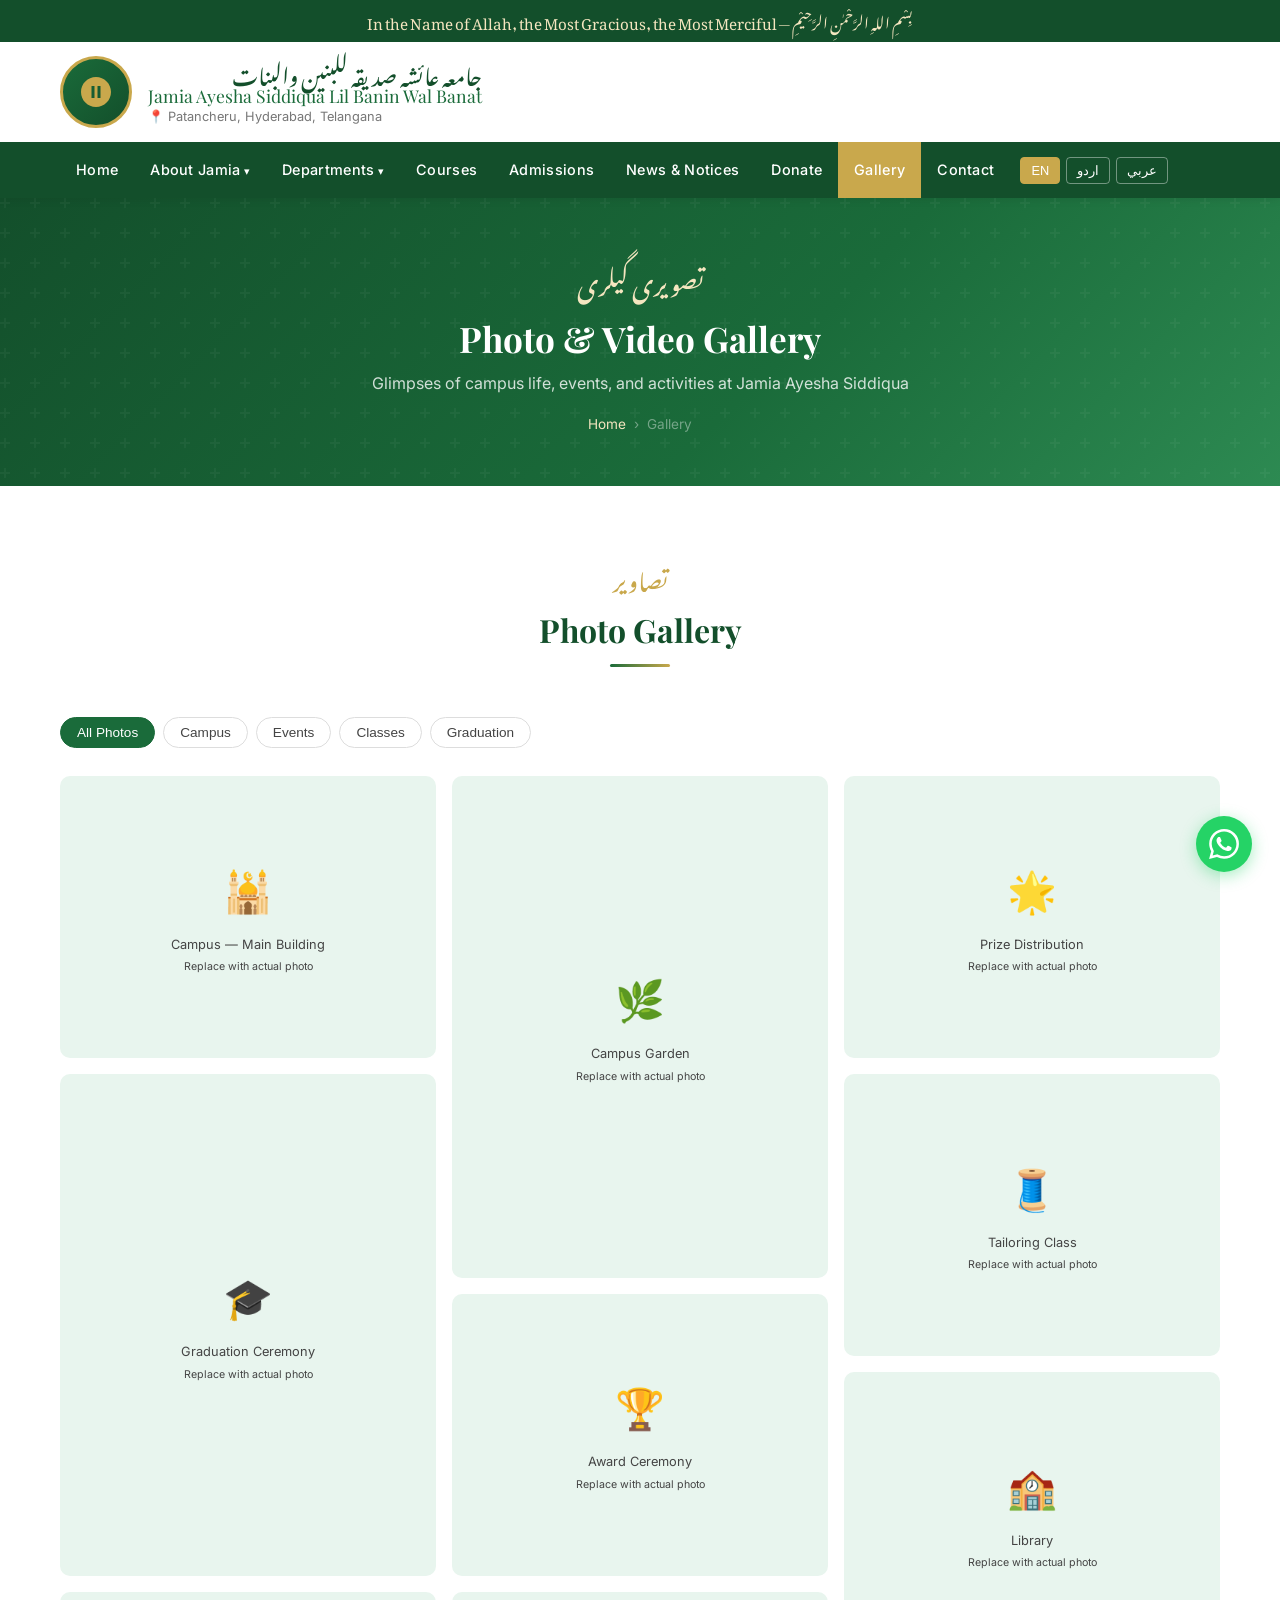
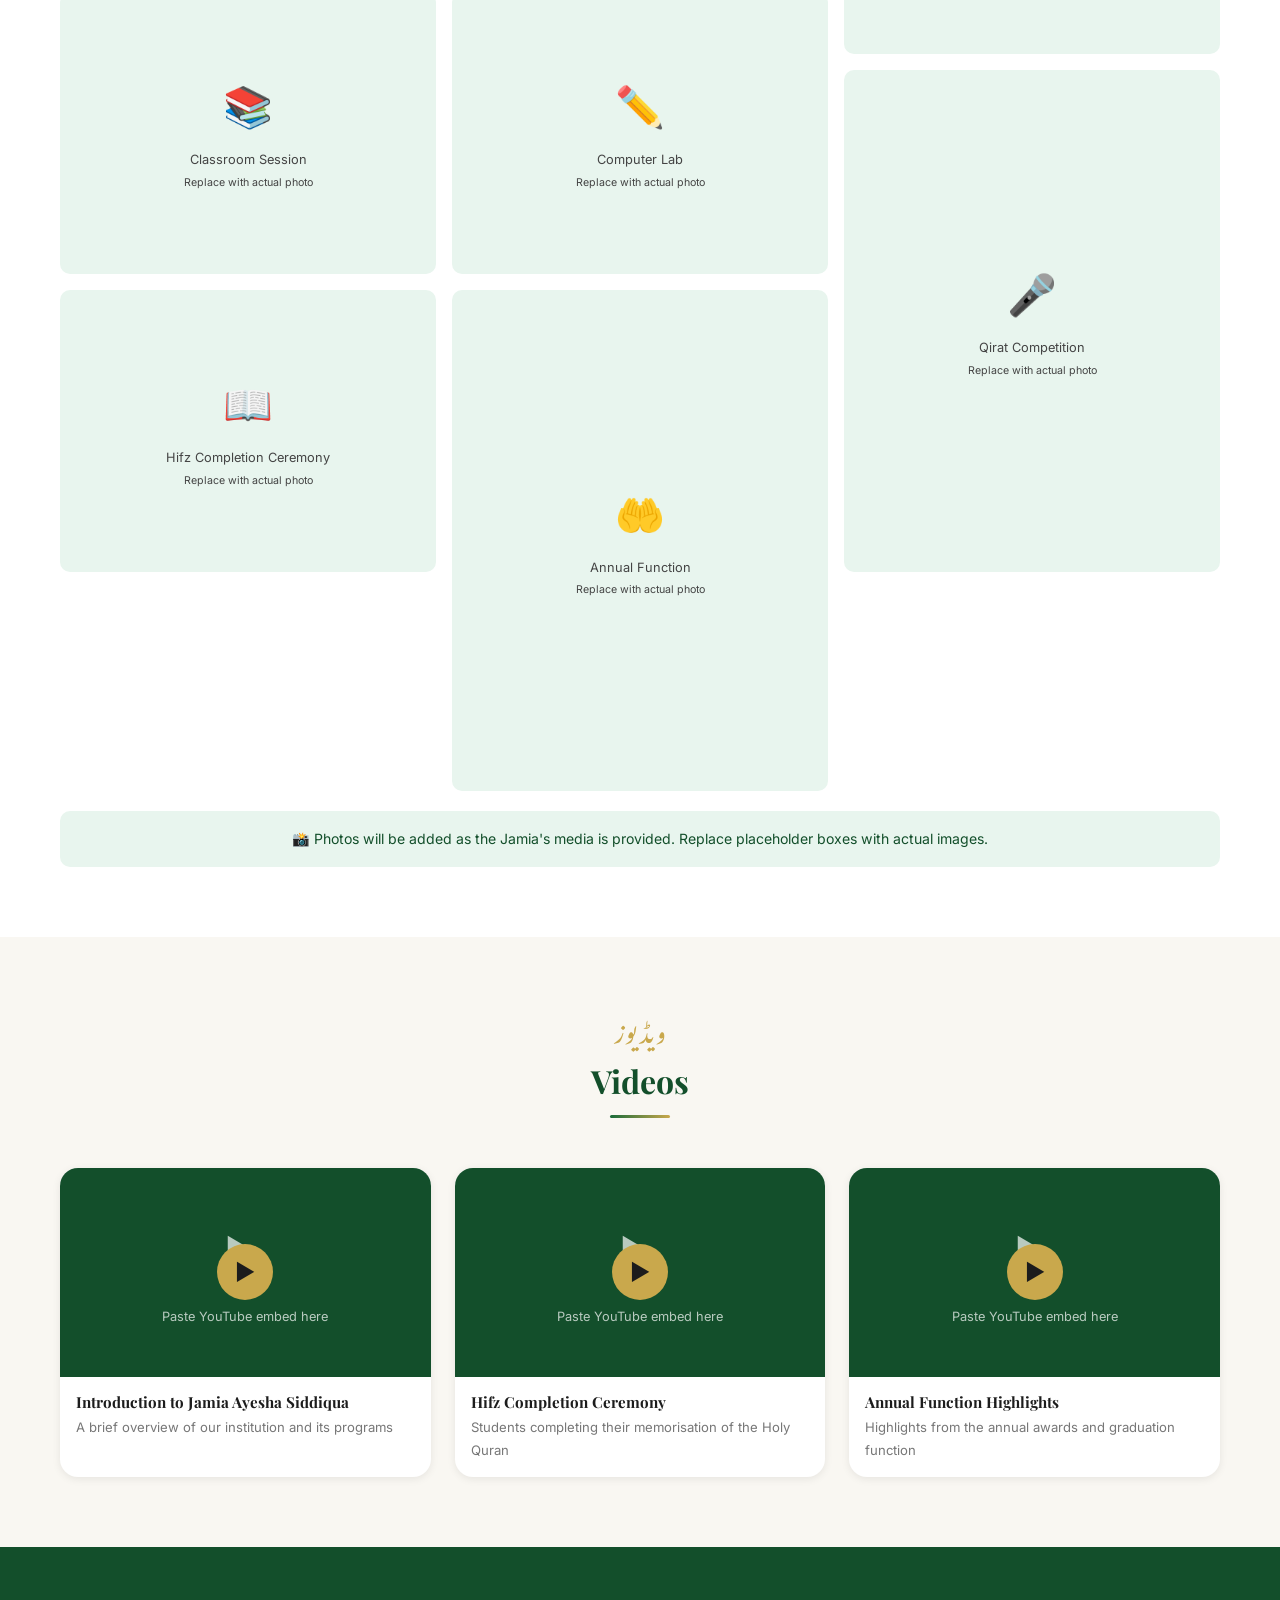
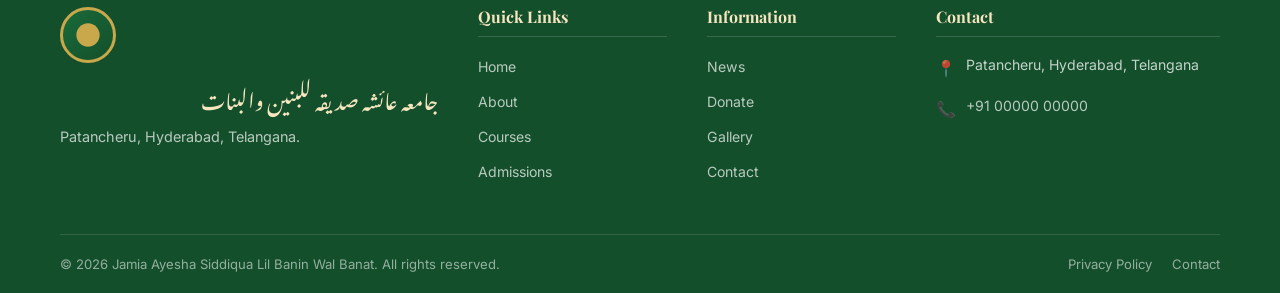
<file: gallery.html>
﻿<!DOCTYPE html>
<html lang="en">
<head>
  <meta charset="UTF-8" />
  <meta name="viewport" content="width=device-width, initial-scale=1.0" />
  <meta name="description" content="Photo and Video Gallery — Jamia Ayesha Siddiqua, Patancheru, Hyderabad." />
  <title>Gallery — Jamia Ayesha Siddiqua</title>
  <link rel="stylesheet" href="css/style.css" />
  <style>
    .gallery-filter { display:flex; gap:8px; flex-wrap:wrap; margin-bottom:28px; }
    .gf-btn { padding:7px 16px; border-radius:20px; border:1.5px solid var(--border); background:var(--white); color:var(--text-mid); font-size:0.85rem; cursor:pointer; transition:all var(--transition); }
    .gf-btn:hover, .gf-btn.active { background:var(--green); border-color:var(--green); color:var(--white); }

    .gallery-masonry {
      columns: 3;
      column-gap: 16px;
    }
    .gallery-masonry .g-item {
      break-inside: avoid;
      margin-bottom: 16px;
      border-radius: var(--radius);
      overflow: hidden;
      background: var(--green-light);
      position: relative;
      cursor: pointer;
    }
    .gallery-masonry .g-item img { width:100%; display:block; transition: transform 0.5s ease; }
    .gallery-masonry .g-item:hover img { transform: scale(1.05); }
    .g-placeholder {
      aspect-ratio: 4/3;
      display: flex;
      flex-direction: column;
      align-items: center;
      justify-content: center;
      color: var(--green);
      gap: 8px;
    }
    .g-placeholder span { font-size: 2.5rem; }
    .g-placeholder p { font-size: 0.8rem; color: var(--text-mid); text-align: center; }
    .g-placeholder.tall { aspect-ratio: 3/4; }
    .g-overlay {
      position: absolute;
      inset: 0;
      background: rgba(26,107,58,0);
      display: flex;
      align-items: center;
      justify-content: center;
      transition: background var(--transition);
    }
    .g-item:hover .g-overlay { background: rgba(26,107,58,0.35); }
    .g-overlay-icon { color: var(--white); font-size: 2rem; opacity: 0; transition: opacity var(--transition); }
    .g-item:hover .g-overlay-icon { opacity: 1; }

    /* Video section */
    .video-grid {
      display: grid;
      grid-template-columns: repeat(3, 1fr);
      gap: 24px;
    }
    .video-card {
      background: var(--white);
      border-radius: var(--radius-lg);
      overflow: hidden;
      box-shadow: var(--shadow-sm);
    }
    .video-thumb {
      aspect-ratio: 16/9;
      background: var(--green-dark);
      display: flex;
      align-items: center;
      justify-content: center;
      position: relative;
      overflow: hidden;
    }
    .video-thumb iframe {
      width: 100%;
      height: 100%;
      border: none;
    }
    .video-thumb-placeholder {
      display: flex;
      flex-direction: column;
      align-items: center;
      gap: 8px;
      color: rgba(255,255,255,0.7);
    }
    .video-thumb-placeholder span { font-size: 3rem; }
    .video-thumb-placeholder p { font-size: 0.8rem; }
    .play-btn {
      position: absolute;
      width: 56px; height: 56px;
      background: var(--gold);
      border-radius: 50%;
      display: flex; align-items: center; justify-content: center;
      font-size: 1.4rem;
      cursor: pointer;
      transition: transform var(--transition);
    }
    .play-btn:hover { transform: scale(1.1); }
    .video-info { padding: 16px; }
    .video-info h4 { font-size: 0.95rem; color: var(--text-dark); margin-bottom: 4px; }
    .video-info p { font-size: 0.82rem; color: var(--text-light); }

    /* Lightbox */
    .lightbox {
      display: none;
      position: fixed;
      inset: 0;
      background: rgba(0,0,0,0.92);
      z-index: 10000;
      align-items: center;
      justify-content: center;
    }
    .lightbox.open { display: flex; }
    .lightbox-inner { position: relative; max-width: 90vw; max-height: 90vh; }
    .lightbox-inner img { max-width: 100%; max-height: 85vh; border-radius: var(--radius); display: block; }
    .lightbox-close {
      position: absolute;
      top: -40px; right: 0;
      font-size: 1.8rem; color: var(--white);
      cursor: pointer; background: none; border: none;
      line-height: 1;
    }
    .lb-placeholder {
      width: 600px; max-width: 90vw;
      aspect-ratio: 4/3;
      background: var(--green-light);
      border-radius: var(--radius);
      display: flex; flex-direction: column; align-items: center; justify-content: center;
      gap: 10px; color: var(--green);
    }
    .lb-placeholder span { font-size: 5rem; }

    @media (max-width: 768px) {
      .gallery-masonry { columns: 2; }
      .video-grid { grid-template-columns: 1fr; }
    }
    @media (max-width: 480px) {
      .gallery-masonry { columns: 1; }
    }
  </style>
</head>
<body>

<!-- HEADER -->
<header class="site-header">
  <div class="header-top">
    <p data-i18n="bismillah">بِسْمِ اللهِ الرَّحْمٰنِ الرَّحِيْمِ — In the Name of Allah, the Most Gracious, the Most Merciful</p>
  </div>
  <div class="container">
    <div class="header-brand">
      <a href="index.html" class="brand-logo">
        <div class="logo-placeholder"><svg viewBox="0 0 24 24"><path d="M12 2C6.48 2 2 6.48 2 12s4.48 10 10 10 10-4.48 10-10S17.52 2 12 2zm-1 14H9V8h2v8zm4 0h-2V8h2v8z"/></svg></div>
        <div class="brand-text">
          <span class="name-urdu">جامعہ عائشہ صدیقہ للبنین والبنات</span>
          <span class="name-en" data-i18n="brand-name-en">Jamia Ayesha Siddiqua Lil Banin Wal Banat</span>
          <span class="location" data-i18n="brand-location">📍 Patancheru, Hyderabad, Telangana</span>
        </div>
      </a>
    </div>
  </div>
  <nav class="main-nav">
    <div class="container nav-inner">
      <ul class="nav-list" id="navList">
        <li><a href="index.html" data-i18n="nav-home">Home</a></li>
        <li class="has-dropdown"><a href="about.html" data-i18n="nav-about">About Jamia</a><ul class="dropdown"><li><a href="about.html#intro" data-i18n="nav-intro">Introduction</a></li><li><a href="about.html#mission" data-i18n="nav-mission-vision">Mission &amp; Vision</a></li><li><a href="about.html#leadership" data-i18n="nav-leadership">Leadership</a></li></ul></li>
        <li class="has-dropdown"><a href="departments.html" data-i18n="nav-departments">Departments</a><ul class="dropdown"><li><a href="departments.html#banin" data-i18n="nav-banin">Shoba-e-Banin</a></li><li><a href="departments.html#banat" data-i18n="nav-banat">Shoba-e-Banat</a></li></ul></li>
        <li><a href="courses.html" data-i18n="nav-courses">Courses</a></li>
        <li><a href="admissions.html" data-i18n="nav-admissions">Admissions</a></li>
        <li><a href="news.html" data-i18n="nav-news-notices">News &amp; Notices</a></li>
        <li><a href="donations.html" data-i18n="nav-donate">Donate</a></li>
        <li><a href="gallery.html" class="active" data-i18n="nav-gallery">Gallery</a></li>
        <li><a href="contact.html" data-i18n="nav-contact">Contact</a></li>
        <div class="lang-switcher"><button class="lang-btn active" data-lang="en" onclick="setLang('en')">EN</button><button class="lang-btn" data-lang="ur" onclick="setLang('ur')">اردو</button><button class="lang-btn" data-lang="ar" onclick="setLang('ar')">عربي</button></div>
      </ul>
      <button class="hamburger" id="hamburger" aria-label="Toggle menu"><span></span><span></span><span></span></button>
    </div>
  </nav>
</header>

<section class="page-hero">
  <div class="container">
    <span class="urdu-heading">تصویری گیلری</span>
    <h1 data-i18n="ph-gallery">Photo &amp; Video Gallery</h1>
    <p data-i18n="ph-gallery-sub">Glimpses of campus life, events, and activities at Jamia Ayesha Siddiqua</p>
    <div class="breadcrumb"><a href="index.html" data-i18n="nav-home">Home</a><span>›</span><span data-i18n="bc-gallery">Gallery</span></div>
  </div>
</section>

<!-- PHOTO GALLERY -->
<section class="section">
  <div class="container">
    <div class="section-header">
      <span class="urdu-title" data-i18n="gal-photo-title">تصاویر</span>
      <h2 data-i18n="gal-photo-h2">Photo Gallery</h2>
      <div class="divider"></div>
    </div>

    <div class="gallery-filter">
      <button class="gf-btn active" onclick="filterGallery('all', this)" data-i18n="gal-filter-all">All Photos</button>
      <button class="gf-btn" onclick="filterGallery('campus', this)" data-i18n="gal-filter-campus">Campus</button>
      <button class="gf-btn" onclick="filterGallery('events', this)" data-i18n="gal-filter-events">Events</button>
      <button class="gf-btn" onclick="filterGallery('classes', this)" data-i18n="gal-filter-classes">Classes</button>
      <button class="gf-btn" onclick="filterGallery('graduation', this)" data-i18n="gal-filter-grad">Graduation</button>
    </div>

    <!-- GALLERY GRID — Replace .g-placeholder divs with <img> tags once you have photos -->
    <!-- To add a photo: replace <div class="g-placeholder"> with <img src="images/your-photo.jpg" alt="description"> -->
    <div class="gallery-masonry" id="galleryGrid">

      <div class="g-item" data-category="campus" onclick="openLightbox(this)">
        <div class="g-placeholder"><span>🕌</span><p>Campus — Main Building<br><small>Replace with actual photo</small></p></div>
        <div class="g-overlay"><span class="g-overlay-icon">🔍</span></div>
      </div>

      <div class="g-item" data-category="events" onclick="openLightbox(this)">
        <div class="g-placeholder tall"><span>🎓</span><p>Graduation Ceremony<br><small>Replace with actual photo</small></p></div>
        <div class="g-overlay"><span class="g-overlay-icon">🔍</span></div>
      </div>

      <div class="g-item" data-category="classes" onclick="openLightbox(this)">
        <div class="g-placeholder"><span>📚</span><p>Classroom Session<br><small>Replace with actual photo</small></p></div>
        <div class="g-overlay"><span class="g-overlay-icon">🔍</span></div>
      </div>

      <div class="g-item" data-category="graduation" onclick="openLightbox(this)">
        <div class="g-placeholder"><span>📖</span><p>Hifz Completion Ceremony<br><small>Replace with actual photo</small></p></div>
        <div class="g-overlay"><span class="g-overlay-icon">🔍</span></div>
      </div>

      <div class="g-item" data-category="campus" onclick="openLightbox(this)">
        <div class="g-placeholder tall"><span>🌿</span><p>Campus Garden<br><small>Replace with actual photo</small></p></div>
        <div class="g-overlay"><span class="g-overlay-icon">🔍</span></div>
      </div>

      <div class="g-item" data-category="events" onclick="openLightbox(this)">
        <div class="g-placeholder"><span>🏆</span><p>Award Ceremony<br><small>Replace with actual photo</small></p></div>
        <div class="g-overlay"><span class="g-overlay-icon">🔍</span></div>
      </div>

      <div class="g-item" data-category="classes" onclick="openLightbox(this)">
        <div class="g-placeholder"><span>✏️</span><p>Computer Lab<br><small>Replace with actual photo</small></p></div>
        <div class="g-overlay"><span class="g-overlay-icon">🔍</span></div>
      </div>

      <div class="g-item" data-category="events" onclick="openLightbox(this)">
        <div class="g-placeholder tall"><span>🤲</span><p>Annual Function<br><small>Replace with actual photo</small></p></div>
        <div class="g-overlay"><span class="g-overlay-icon">🔍</span></div>
      </div>

      <div class="g-item" data-category="graduation" onclick="openLightbox(this)">
        <div class="g-placeholder"><span>🌟</span><p>Prize Distribution<br><small>Replace with actual photo</small></p></div>
        <div class="g-overlay"><span class="g-overlay-icon">🔍</span></div>
      </div>

      <div class="g-item" data-category="classes" onclick="openLightbox(this)">
        <div class="g-placeholder"><span>🧵</span><p>Tailoring Class<br><small>Replace with actual photo</small></p></div>
        <div class="g-overlay"><span class="g-overlay-icon">🔍</span></div>
      </div>

      <div class="g-item" data-category="campus" onclick="openLightbox(this)">
        <div class="g-placeholder"><span>🏫</span><p>Library<br><small>Replace with actual photo</small></p></div>
        <div class="g-overlay"><span class="g-overlay-icon">🔍</span></div>
      </div>

      <div class="g-item" data-category="events" onclick="openLightbox(this)">
        <div class="g-placeholder tall"><span>🎤</span><p>Qirat Competition<br><small>Replace with actual photo</small></p></div>
        <div class="g-overlay"><span class="g-overlay-icon">🔍</span></div>
      </div>
    </div>

    <div style="text-align:center;margin-top:20px;padding:16px;background:var(--green-light);border-radius:var(--radius);color:var(--green-dark);font-size:0.88rem;">
      📸 Photos will be added as the Jamia's media is provided. Replace placeholder boxes with actual images.
    </div>
  </div>
</section>

<!-- VIDEO SECTION -->
<section class="section section-alt">
  <div class="container">
    <div class="section-header">
      <span class="urdu-title" data-i18n="gal-video-title">ویڈیوز</span>
      <h2 data-i18n="gal-video-h2">Videos</h2>
      <div class="divider"></div>
    </div>
    <div class="video-grid">
      <div class="video-card">
        <div class="video-thumb">
          <!-- To embed a YouTube video replace the placeholder below with:
               <iframe src="https://www.youtube.com/embed/YOUR_VIDEO_ID" allowfullscreen></iframe>
               Remove the placeholder div below -->
          <div class="video-thumb-placeholder">
            <span>▶️</span>
            <p>Paste YouTube embed here</p>
          </div>
          <div class="play-btn">▶</div>
        </div>
        <div class="video-info">
          <h4 data-i18n="gal-vid1-h4">Introduction to Jamia Ayesha Siddiqua</h4>
          <p data-i18n="gal-vid1-p">A brief overview of our institution and its programs</p>
        </div>
      </div>
      <div class="video-card">
        <div class="video-thumb">
          <div class="video-thumb-placeholder"><span>▶️</span><p>Paste YouTube embed here</p></div>
          <div class="play-btn">▶</div>
        </div>
        <div class="video-info">
          <h4 data-i18n="gal-vid2-h4">Hifz Completion Ceremony</h4>
          <p data-i18n="gal-vid2-p">Students completing their memorisation of the Holy Quran</p>
        </div>
      </div>
      <div class="video-card">
        <div class="video-thumb">
          <div class="video-thumb-placeholder"><span>▶️</span><p>Paste YouTube embed here</p></div>
          <div class="play-btn">▶</div>
        </div>
        <div class="video-info">
          <h4 data-i18n="gal-vid3-h4">Annual Function Highlights</h4>
          <p data-i18n="gal-vid3-p">Highlights from the annual awards and graduation function</p>
        </div>
      </div>
    </div>
  </div>
</section>

<!-- LIGHTBOX -->
<div class="lightbox" id="lightbox" onclick="closeLightbox()">
  <div class="lightbox-inner" onclick="event.stopPropagation()">
    <button class="lightbox-close" onclick="closeLightbox()">✕</button>
    <div class="lb-placeholder" id="lbContent">
      <span>🖼️</span>
      <p data-i18n="gal-lb-placeholder">Photo placeholder — add real images</p>
    </div>
  </div>
</div>

<!-- FOOTER -->
<footer class="site-footer">
  <div class="container">
    <div class="footer-grid">
      <div class="footer-brand"><div class="logo-placeholder" style="width:56px;height:56px;"><svg viewBox="0 0 24 24" style="width:28px;height:28px;fill:var(--gold);"><path d="M12 2C6.48 2 2 6.48 2 12s4.48 10 10 10 10-4.48 10-10S17.52 2 12 2z"/></svg></div><span class="name-urdu" style="margin-top:10px;">جامعہ عائشہ صدیقہ للبنین والبنات</span><p style="margin-top:10px;" data-i18n="footer-addr-full">Patancheru, Hyderabad, Telangana.</p></div>
      <div class="footer-col"><h4 data-i18n="footer-ql">Quick Links</h4><ul><li><a href="index.html" data-i18n="nav-home">Home</a></li><li><a href="about.html" data-i18n="footer-link-about">About</a></li><li><a href="courses.html" data-i18n="nav-courses">Courses</a></li><li><a href="admissions.html" data-i18n="nav-admissions">Admissions</a></li></ul></div>
      <div class="footer-col"><h4 data-i18n="footer-info">Information</h4><ul><li><a href="news.html" data-i18n="footer-link-news">News</a></li><li><a href="donations.html" data-i18n="nav-donate">Donate</a></li><li><a href="gallery.html" data-i18n="nav-gallery">Gallery</a></li><li><a href="contact.html" data-i18n="nav-contact">Contact</a></li></ul></div>
      <div class="footer-col"><h4 data-i18n="footer-contact">Contact</h4><div class="footer-contact-item"><span class="icon">📍</span><span data-i18n="footer-addr-span">Patancheru, Hyderabad, Telangana</span></div><div class="footer-contact-item"><span class="icon">📞</span><a href="tel:+910000000000" style="color:rgba(255,255,255,0.7);">+91 00000 00000</a></div></div>
    </div>
    <div class="footer-bottom"><p>© 2026 Jamia Ayesha Siddiqua Lil Banin Wal Banat. All rights reserved.</p><div class="footer-bottom-links"><a href="privacy.html" data-i18n="footer-link-privacy">Privacy Policy</a><a href="contact.html" data-i18n="nav-contact">Contact</a></div></div>
  </div>
</footer>
<a href="https://wa.me/910000000000" class="whatsapp-float" target="_blank" rel="noopener" aria-label="Chat on WhatsApp">
  <svg viewBox="0 0 24 24"><path d="M17.472 14.382c-.297-.149-1.758-.867-2.03-.967-.273-.099-.471-.148-.67.15-.197.297-.767.966-.94 1.164-.173.199-.347.223-.644.075-.297-.15-1.255-.463-2.39-1.475-.883-.788-1.48-1.761-1.653-2.059-.173-.297-.018-.458.13-.606.134-.133.298-.347.446-.52.149-.174.198-.298.298-.497.099-.198.05-.371-.025-.52-.075-.149-.669-1.612-.916-2.207-.242-.579-.487-.5-.669-.51-.173-.008-.371-.01-.57-.01-.198 0-.52.074-.792.372-.272.297-1.04 1.016-1.04 2.479 0 1.462 1.065 2.875 1.213 3.074.149.198 2.096 3.2 5.077 4.487.709.306 1.262.489 1.694.625.712.227 1.36.195 1.871.118.571-.085 1.758-.719 2.006-1.413.248-.694.248-1.289.173-1.413-.074-.124-.272-.198-.57-.347m-5.421 7.403h-.004a9.87 9.87 0 01-5.031-1.378l-.361-.214-3.741.982.998-3.648-.235-.374a9.86 9.86 0 01-1.51-5.26c.001-5.45 4.436-9.884 9.888-9.884 2.64 0 5.122 1.03 6.988 2.898a9.825 9.825 0 012.893 6.994c-.003 5.45-4.437 9.884-9.885 9.884m8.413-18.297A11.815 11.815 0 0012.05 0C5.495 0 .16 5.335.157 11.892c0 2.096.547 4.142 1.588 5.945L.057 24l6.305-1.654a11.882 11.882 0 005.683 1.448h.005c6.554 0 11.89-5.335 11.893-11.893a11.821 11.821 0 00-3.48-8.413z"/></svg>
</a>
<script src="js/i18n.js"></script>
<script src="js/main.js"></script>
</body>
</html>
</file>
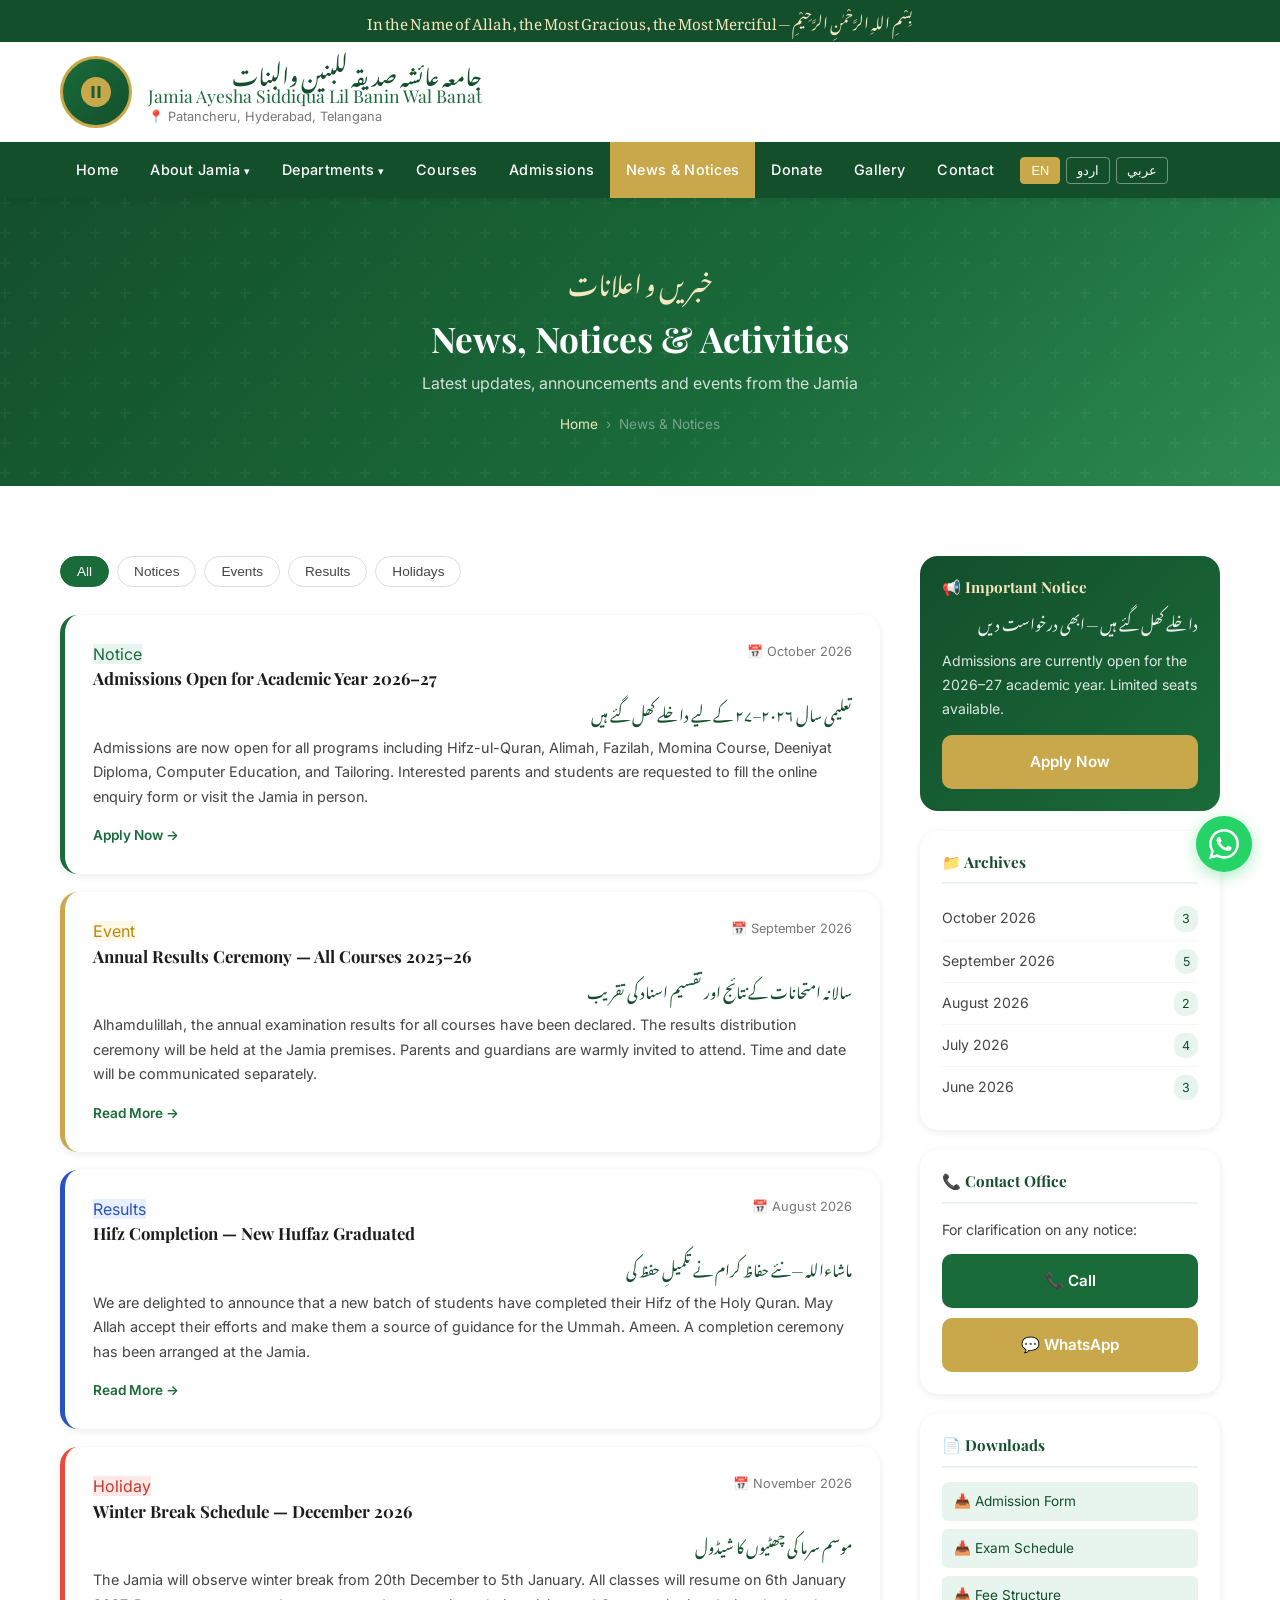
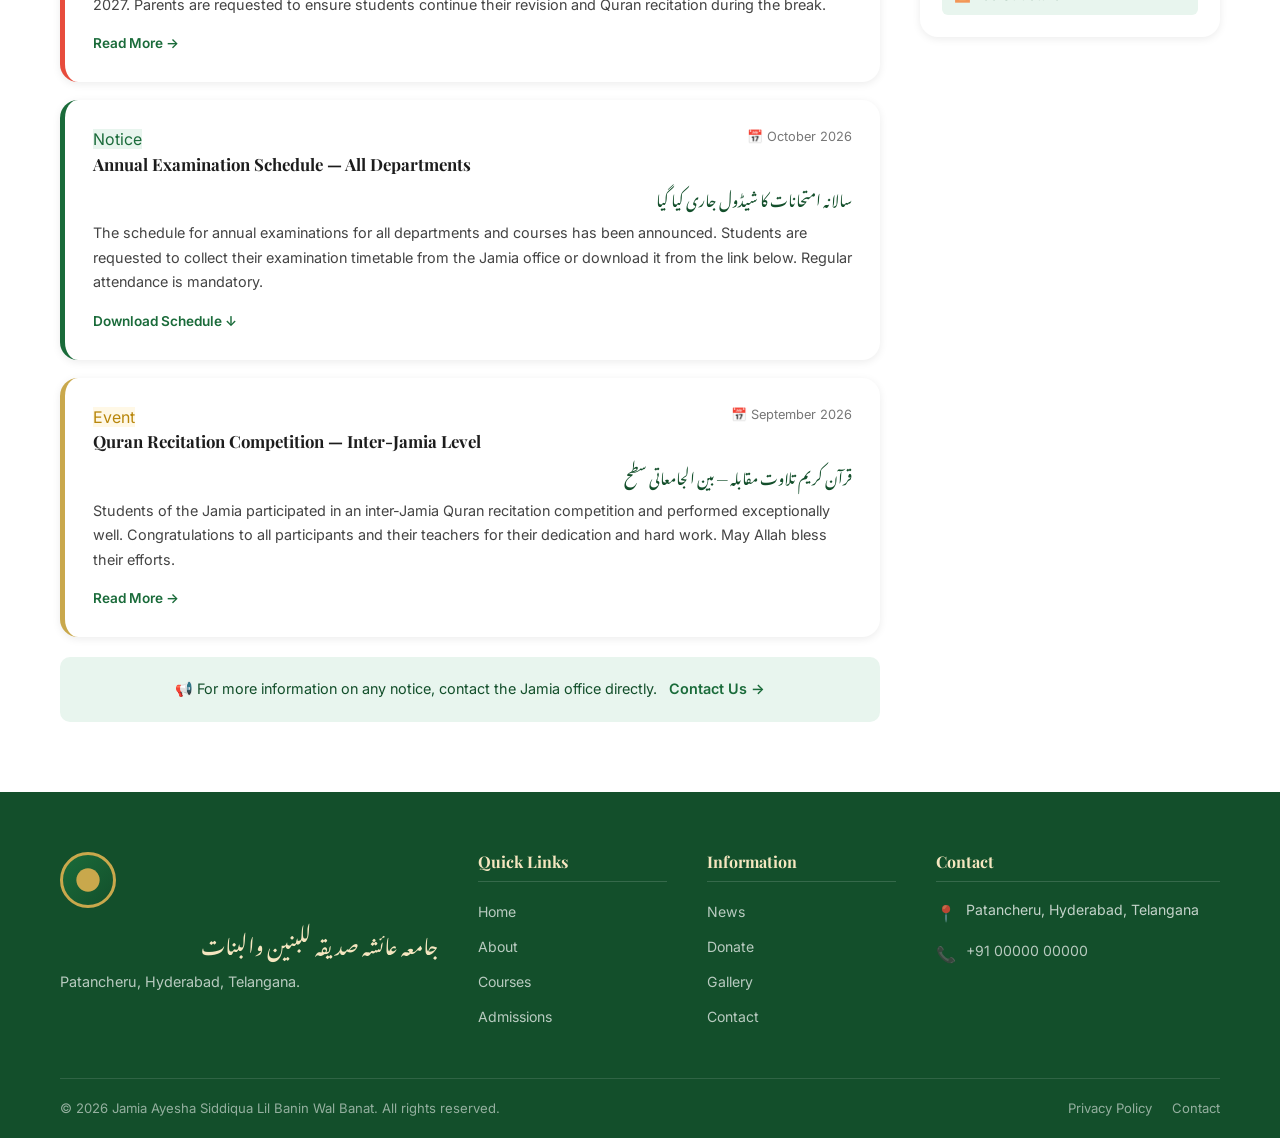
<file: news.html>
﻿<!DOCTYPE html>
<html lang="en">
<head>
  <meta charset="UTF-8" />
  <meta name="viewport" content="width=device-width, initial-scale=1.0" />
  <meta name="description" content="News, Announcements, and Activities from Jamia Ayesha Siddiqua — Patancheru, Hyderabad." />
  <title>News & Notices — Jamia Ayesha Siddiqua</title>
  <link rel="stylesheet" href="css/style.css" />
  <style>
    .news-layout {
      display: grid;
      grid-template-columns: 1fr 300px;
      gap: 40px;
      align-items: start;
    }
    .filter-bar {
      display: flex;
      gap: 8px;
      flex-wrap: wrap;
      margin-bottom: 28px;
    }
    .filter-btn {
      padding: 7px 16px;
      border-radius: 20px;
      border: 1.5px solid var(--border);
      background: var(--white);
      color: var(--text-mid);
      font-size: 0.85rem;
      cursor: pointer;
      transition: all var(--transition);
    }
    .filter-btn:hover, .filter-btn.active {
      background: var(--green);
      border-color: var(--green);
      color: var(--white);
    }
    .news-card-full {
      background: var(--white);
      border-radius: var(--radius-lg);
      padding: 26px 28px;
      box-shadow: var(--shadow-sm);
      border-left: 5px solid var(--green);
      margin-bottom: 18px;
      transition: transform var(--transition), box-shadow var(--transition);
    }
    .news-card-full:hover { transform: translateX(4px); box-shadow: var(--shadow-md); }
    .news-card-full.event  { border-left-color: var(--gold); }
    .news-card-full.result { border-left-color: #2a52be; }
    .news-card-full.holiday { border-left-color: #e74c3c; }
    .news-header { display: flex; justify-content: space-between; align-items: flex-start; gap: 12px; margin-bottom: 10px; flex-wrap: wrap; }
    .news-card-full h3 { font-size: 1.05rem; color: var(--text-dark); }
    .news-date { font-size: 0.8rem; color: var(--text-light); white-space: nowrap; }
    .news-card-full .urdu-news {
      font-family: var(--font-urdu);
      font-size: 0.95rem;
      color: var(--green-dark);
      direction: rtl;
      display: block;
      margin: 6px 0 10px;
    }
    .news-card-full p { font-size: 0.9rem; color: var(--text-mid); margin-bottom: 12px; }
    .news-card-full .read-more { font-size: 0.85rem; color: var(--green); font-weight: 600; }
    .news-card-full .read-more:hover { color: var(--gold); }

    /* Sidebar */
    .news-sidebar { position: sticky; top: 100px; display: flex; flex-direction: column; gap: 20px; }
    .sidebar-widget {
      background: var(--white);
      border-radius: var(--radius-lg);
      padding: 22px;
      box-shadow: var(--shadow-sm);
    }
    .sidebar-widget h3 {
      font-size: 0.95rem;
      color: var(--green-dark);
      margin-bottom: 14px;
      padding-bottom: 10px;
      border-bottom: 2px solid var(--green-light);
    }
    .archive-list li {
      padding: 8px 0;
      border-bottom: 1px solid #f5f5f5;
      font-size: 0.88rem;
    }
    .archive-list li:last-child { border-bottom: none; }
    .archive-list a { color: var(--text-mid); display: flex; justify-content: space-between; }
    .archive-list a:hover { color: var(--green); }
    .archive-list .count { background: var(--green-light); color: var(--green-dark); padding: 2px 8px; border-radius: 10px; font-size: 0.78rem; }

    .important-notice {
      background: linear-gradient(135deg, var(--green-dark), var(--green));
      color: var(--white);
      border-radius: var(--radius-lg);
      padding: 22px;
    }
    .important-notice h3 { color: var(--gold-light); margin-bottom: 10px; font-size: 0.95rem; }
    .important-notice p { font-size: 0.88rem; color: rgba(255,255,255,0.85); margin-bottom: 14px; }
    .important-notice .urdu-notice {
      font-family: var(--font-urdu);
      font-size: 0.95rem;
      direction: rtl;
      color: rgba(255,255,255,0.9);
      display: block;
      margin-bottom: 14px;
      line-height: 1.8;
    }

    @media (max-width: 1024px) { .news-layout { grid-template-columns: 1fr; } .news-sidebar { position: static; } }
  </style>
</head>
<body>

<!-- HEADER -->
<header class="site-header">
  <div class="header-top">
    <p data-i18n="bismillah">بِسْمِ اللهِ الرَّحْمٰنِ الرَّحِيْمِ — In the Name of Allah, the Most Gracious, the Most Merciful</p>
  </div>
  <div class="container">
    <div class="header-brand">
      <a href="index.html" class="brand-logo">
        <div class="logo-placeholder"><svg viewBox="0 0 24 24"><path d="M12 2C6.48 2 2 6.48 2 12s4.48 10 10 10 10-4.48 10-10S17.52 2 12 2zm-1 14H9V8h2v8zm4 0h-2V8h2v8z"/></svg></div>
        <div class="brand-text">
          <span class="name-urdu">جامعہ عائشہ صدیقہ للبنین والبنات</span>
          <span class="name-en" data-i18n="brand-name-en">Jamia Ayesha Siddiqua Lil Banin Wal Banat</span>
          <span class="location" data-i18n="brand-location">📍 Patancheru, Hyderabad, Telangana</span>
        </div>
      </a>
    </div>
  </div>
  <nav class="main-nav">
    <div class="container nav-inner">
      <ul class="nav-list" id="navList">
        <li><a href="index.html" data-i18n="nav-home">Home</a></li>
        <li class="has-dropdown"><a href="about.html" data-i18n="nav-about">About Jamia</a>
          <ul class="dropdown"><li><a href="about.html#intro" data-i18n="nav-intro">Introduction</a></li><li><a href="about.html#mission" data-i18n="nav-mission-vision">Mission &amp; Vision</a></li><li><a href="about.html#leadership" data-i18n="nav-leadership">Leadership</a></li></ul>
        </li>
        <li class="has-dropdown"><a href="departments.html" data-i18n="nav-departments">Departments</a>
          <ul class="dropdown"><li><a href="departments.html#banin" data-i18n="nav-banin">Shoba-e-Banin</a></li><li><a href="departments.html#banat" data-i18n="nav-banat">Shoba-e-Banat</a></li></ul>
        </li>
        <li><a href="courses.html" data-i18n="nav-courses">Courses</a></li>
        <li><a href="admissions.html" data-i18n="nav-admissions">Admissions</a></li>
        <li><a href="news.html" class="active" data-i18n="nav-news-notices">News &amp; Notices</a></li>
        <li><a href="donations.html" data-i18n="nav-donate">Donate</a></li>
        <li><a href="gallery.html" data-i18n="nav-gallery">Gallery</a></li>
        <li><a href="contact.html" data-i18n="nav-contact">Contact</a></li>
        <div class="lang-switcher">
          <button class="lang-btn active" data-lang="en" onclick="setLang('en')">EN</button>
          <button class="lang-btn" data-lang="ur" onclick="setLang('ur')">اردو</button>
          <button class="lang-btn" data-lang="ar" onclick="setLang('ar')">عربي</button>
        </div>
      </ul>
      <button class="hamburger" id="hamburger" aria-label="Toggle menu"><span></span><span></span><span></span></button>
    </div>
  </nav>
</header>

<!-- PAGE HERO -->
<section class="page-hero">
  <div class="container">
    <span class="urdu-heading">خبریں و اعلانات</span>
    <h1 data-i18n="ph-news">News, Notices &amp; Activities</h1>
    <p data-i18n="ph-news-sub">Latest updates, announcements and events from the Jamia</p>
    <div class="breadcrumb"><a href="index.html" data-i18n="nav-home">Home</a><span>›</span><span data-i18n="bc-news">News &amp; Notices</span></div>
  </div>
</section>

<section class="section">
  <div class="container">
    <div class="news-layout">

      <!-- NEWS LIST -->
      <div>
        <div class="filter-bar">
          <button class="filter-btn active" onclick="filterNews('all', this)" data-i18n="news-filter-all">All</button>
          <button class="filter-btn" onclick="filterNews('notice', this)" data-i18n="news-filter-notice">Notices</button>
          <button class="filter-btn" onclick="filterNews('event', this)" data-i18n="news-filter-event">Events</button>
          <button class="filter-btn" onclick="filterNews('result', this)" data-i18n="news-filter-result">Results</button>
          <button class="filter-btn" onclick="filterNews('holiday', this)" data-i18n="news-filter-holiday">Holidays</button>
        </div>

        <!-- ADD / EDIT NEWS ITEMS HERE -->
        <!-- To add a new item: copy one <div class="news-card-full"> block, change the class (notice/event/result/holiday), update the title, date, and content -->

        <div class="news-card-full notice" data-category="notice">
          <div class="news-header">
            <div>
              <span class="badge badge-notice" data-i18n="news-notice-badge">Notice</span>
              <h3 data-i18n="news1-h3">Admissions Open for Academic Year 2026–27</h3>
            </div>
            <span class="news-date">📅 October 2026</span>
          </div>
          <span class="urdu-news">تعلیمی سال ۲۰۲۶–۲۷ کے لیے داخلے کھل گئے ہیں</span>
          <p>Admissions are now open for all programs including Hifz-ul-Quran, Alimah, Fazilah, Momina Course, Deeniyat Diploma, Computer Education, and Tailoring. Interested parents and students are requested to fill the online enquiry form or visit the Jamia in person.</p>
          <a href="admissions.html" class="read-more" data-i18n="news-apply-now">Apply Now →</a>
        </div>

        <div class="news-card-full event" data-category="event">
          <div class="news-header">
            <div>
              <span class="badge badge-event" data-i18n="news-event-badge">Event</span>
              <h3 data-i18n="news2-h3">Annual Results Ceremony — All Courses 2025–26</h3>
            </div>
            <span class="news-date">📅 September 2026</span>
          </div>
          <span class="urdu-news">سالانہ امتحانات کے نتائج اور تقسیم اسناد کی تقریب</span>
          <p>Alhamdulillah, the annual examination results for all courses have been declared. The results distribution ceremony will be held at the Jamia premises. Parents and guardians are warmly invited to attend. Time and date will be communicated separately.</p>
          <a href="#" class="read-more" data-i18n="news-read-more">Read More →</a>
        </div>

        <div class="news-card-full result" data-category="result">
          <div class="news-header">
            <div>
              <span class="badge badge-result" data-i18n="news-result-badge">Results</span>
              <h3 data-i18n="news-hifz-h3">Hifz Completion — New Huffaz Graduated</h3>
            </div>
            <span class="news-date">📅 August 2026</span>
          </div>
          <span class="urdu-news">ماشاءاللہ — نئے حفاظ کرام نے تکمیلِ حفظ کی</span>
          <p>We are delighted to announce that a new batch of students have completed their Hifz of the Holy Quran. May Allah accept their efforts and make them a source of guidance for the Ummah. Ameen. A completion ceremony has been arranged at the Jamia.</p>
          <a href="#" class="read-more" data-i18n="news-read-more">Read More →</a>
        </div>

        <div class="news-card-full holiday" data-category="holiday">
          <div class="news-header">
            <div>
              <span class="badge" style="background:#fde8e8;color:#c0392b;" data-i18n="news-holiday-badge">Holiday</span>
              <h3 data-i18n="news3-h3">Winter Break Schedule — December 2026</h3>
            </div>
            <span class="news-date">📅 November 2026</span>
          </div>
          <span class="urdu-news">موسم سرما کی چھٹیوں کا شیڈول</span>
          <p>The Jamia will observe winter break from 20th December to 5th January. All classes will resume on 6th January 2027. Parents are requested to ensure students continue their revision and Quran recitation during the break.</p>
          <a href="#" class="read-more" data-i18n="news-read-more">Read More →</a>
        </div>

        <div class="news-card-full notice" data-category="notice">
          <div class="news-header">
            <div>
              <span class="badge badge-notice" data-i18n="news-notice-badge">Notice</span>
              <h3 data-i18n="news-exam-h3">Annual Examination Schedule — All Departments</h3>
            </div>
            <span class="news-date">📅 October 2026</span>
          </div>
          <span class="urdu-news">سالانہ امتحانات کا شیڈول جاری کیا گیا</span>
          <p>The schedule for annual examinations for all departments and courses has been announced. Students are requested to collect their examination timetable from the Jamia office or download it from the link below. Regular attendance is mandatory.</p>
          <a href="downloads/exam-schedule.pdf" class="read-more" download data-i18n="news-dl-schedule">Download Schedule ↓</a>
        </div>

        <div class="news-card-full event" data-category="event">
          <div class="news-header">
            <div>
              <span class="badge badge-event" data-i18n="news-event-badge">Event</span>
              <h3 data-i18n="news-qirat-h3">Quran Recitation Competition — Inter-Jamia Level</h3>
            </div>
            <span class="news-date">📅 September 2026</span>
          </div>
          <span class="urdu-news">قرآن کریم تلاوت مقابلہ — بین الجامعاتی سطح</span>
          <p>Students of the Jamia participated in an inter-Jamia Quran recitation competition and performed exceptionally well. Congratulations to all participants and their teachers for their dedication and hard work. May Allah bless their efforts.</p>
          <a href="#" class="read-more" data-i18n="news-read-more">Read More →</a>
        </div>

        <!-- Repeat/add more news items here as needed -->
        <div style="text-align:center;margin-top:20px;padding:20px;background:var(--green-light);border-radius:var(--radius);color:var(--green-dark);font-size:0.9rem;" data-i18n="news-contact-p">
          📢 <span data-i18n="news-bottom-info">For more information on any notice, contact the Jamia office directly.</span>
          <a href="contact.html" data-i18n="ql-contact" style="color:var(--green);font-weight:600;margin-left:8px;">Contact Us →</a>
        </div>
      </div>

      <!-- SIDEBAR -->
      <div class="news-sidebar">
        <div class="important-notice">
          <h3 data-i18n="news-imp-notice-h3">📢 Important Notice</h3>
          <span class="urdu-notice">داخلے کھل گئے ہیں — ابھی درخواست دیں</span>
          <p data-i18n="news-imp-p">Admissions are currently open for the 2026–27 academic year. Limited seats available.</p>
          <a href="admissions.html" class="btn btn-gold" data-i18n="news-imp-btn" style="width:100%;text-align:center;">Apply Now</a>
        </div>

        <div class="sidebar-widget">
          <h3 data-i18n="news-archives-h3">📁 Archives</h3>
          <ul class="archive-list">
            <li><a href="#">October 2026 <span class="count">3</span></a></li>
            <li><a href="#">September 2026 <span class="count">5</span></a></li>
            <li><a href="#">August 2026 <span class="count">2</span></a></li>
            <li><a href="#">July 2026 <span class="count">4</span></a></li>
            <li><a href="#">June 2026 <span class="count">3</span></a></li>
          </ul>
        </div>

        <div class="sidebar-widget">
          <h3 data-i18n="news-contact-h3">📞 Contact Office</h3>
          <p style="font-size:0.88rem;color:var(--text-mid);margin-bottom:12px;" data-i18n="news-contact-sidebar-p">For clarification on any notice:</p>
          <a href="tel:+910000000000" class="btn btn-primary" style="width:100%;text-align:center;margin-bottom:10px;">📞 Call</a>
          <a href="https://wa.me/910000000000" class="btn btn-gold" style="width:100%;text-align:center;" target="_blank" rel="noopener">💬 WhatsApp</a>
        </div>

        <div class="sidebar-widget">
          <h3 data-i18n="news-dl-h3">📄 Downloads</h3>
          <ul style="display:flex;flex-direction:column;gap:8px;">
            <li><a href="downloads/admission-form.pdf" download data-i18n="news-dl-adm-form" style="display:flex;align-items:center;gap:8px;padding:8px 12px;background:var(--green-light);border-radius:6px;font-size:0.85rem;color:var(--green-dark);" data-i18n="news-dl-adm-form">📥 Admission Form</a></li>
            <li><a href="downloads/exam-schedule.pdf" download data-i18n="news-dl-exam" style="display:flex;align-items:center;gap:8px;padding:8px 12px;background:var(--green-light);border-radius:6px;font-size:0.85rem;color:var(--green-dark);" data-i18n="news-dl-exam">📥 Exam Schedule</a></li>
            <li><a href="downloads/fee-structure.pdf" download data-i18n="news-dl-fee" style="display:flex;align-items:center;gap:8px;padding:8px 12px;background:var(--green-light);border-radius:6px;font-size:0.85rem;color:var(--green-dark);" data-i18n="news-dl-fee">📥 Fee Structure</a></li>
          </ul>
        </div>
      </div>
    </div>
  </div>
</section>

<!-- FOOTER -->
<footer class="site-footer">
  <div class="container">
    <div class="footer-grid">
      <div class="footer-brand"><div class="logo-placeholder" style="width:56px;height:56px;"><svg viewBox="0 0 24 24" style="width:28px;height:28px;fill:var(--gold);"><path d="M12 2C6.48 2 2 6.48 2 12s4.48 10 10 10 10-4.48 10-10S17.52 2 12 2z"/></svg></div><span class="name-urdu" style="margin-top:10px;">جامعہ عائشہ صدیقہ للبنین والبنات</span><p style="margin-top:10px;" data-i18n="footer-addr-full">Patancheru, Hyderabad, Telangana.</p></div>
      <div class="footer-col"><h4 data-i18n="footer-ql">Quick Links</h4><ul><li><a href="index.html" data-i18n="nav-home">Home</a></li><li><a href="about.html" data-i18n="footer-link-about">About</a></li><li><a href="courses.html" data-i18n="nav-courses">Courses</a></li><li><a href="admissions.html" data-i18n="nav-admissions">Admissions</a></li></ul></div>
      <div class="footer-col"><h4 data-i18n="footer-info">Information</h4><ul><li><a href="news.html" data-i18n="footer-link-news">News</a></li><li><a href="donations.html" data-i18n="nav-donate">Donate</a></li><li><a href="gallery.html" data-i18n="nav-gallery">Gallery</a></li><li><a href="contact.html" data-i18n="nav-contact">Contact</a></li></ul></div>
      <div class="footer-col"><h4 data-i18n="footer-contact">Contact</h4><div class="footer-contact-item"><span class="icon">📍</span><span data-i18n="footer-addr-span">Patancheru, Hyderabad, Telangana</span></div><div class="footer-contact-item"><span class="icon">📞</span><a href="tel:+910000000000" style="color:rgba(255,255,255,0.7);">+91 00000 00000</a></div></div>
    </div>
    <div class="footer-bottom"><p>© 2026 Jamia Ayesha Siddiqua Lil Banin Wal Banat. All rights reserved.</p><div class="footer-bottom-links"><a href="privacy.html" data-i18n="footer-link-privacy">Privacy Policy</a><a href="contact.html" data-i18n="nav-contact">Contact</a></div></div>
  </div>
</footer>
<a href="https://wa.me/910000000000" class="whatsapp-float" target="_blank" rel="noopener" aria-label="Chat on WhatsApp">
  <svg viewBox="0 0 24 24"><path d="M17.472 14.382c-.297-.149-1.758-.867-2.03-.967-.273-.099-.471-.148-.67.15-.197.297-.767.966-.94 1.164-.173.199-.347.223-.644.075-.297-.15-1.255-.463-2.39-1.475-.883-.788-1.48-1.761-1.653-2.059-.173-.297-.018-.458.13-.606.134-.133.298-.347.446-.52.149-.174.198-.298.298-.497.099-.198.05-.371-.025-.52-.075-.149-.669-1.612-.916-2.207-.242-.579-.487-.5-.669-.51-.173-.008-.371-.01-.57-.01-.198 0-.52.074-.792.372-.272.297-1.04 1.016-1.04 2.479 0 1.462 1.065 2.875 1.213 3.074.149.198 2.096 3.2 5.077 4.487.709.306 1.262.489 1.694.625.712.227 1.36.195 1.871.118.571-.085 1.758-.719 2.006-1.413.248-.694.248-1.289.173-1.413-.074-.124-.272-.198-.57-.347m-5.421 7.403h-.004a9.87 9.87 0 01-5.031-1.378l-.361-.214-3.741.982.998-3.648-.235-.374a9.86 9.86 0 01-1.51-5.26c.001-5.45 4.436-9.884 9.888-9.884 2.64 0 5.122 1.03 6.988 2.898a9.825 9.825 0 012.893 6.994c-.003 5.45-4.437 9.884-9.885 9.884m8.413-18.297A11.815 11.815 0 0012.05 0C5.495 0 .16 5.335.157 11.892c0 2.096.547 4.142 1.588 5.945L.057 24l6.305-1.654a11.882 11.882 0 005.683 1.448h.005c6.554 0 11.89-5.335 11.893-11.893a11.821 11.821 0 00-3.48-8.413z"/></svg>
</a>
<script src="js/i18n.js"></script>
<script src="js/main.js"></script>
</body>
</html>
</file>
<file: css/style.css>
/* ============================================================
   Jamia Ayesha Siddiqua — Main Stylesheet
   Colors: Green (#1a6b3a), White (#ffffff), Gold (#c9a84c)
   ============================================================ */

/* ---------- Google Fonts ---------- */
@import url('https://fonts.googleapis.com/css2?family=Amiri:ital,wght@0,400;0,700;1,400&family=Noto+Nastaliq+Urdu:wght@400;700&family=Playfair+Display:wght@600;700&family=Inter:wght@300;400;500;600&display=swap');

/* ---------- CSS Variables ---------- */
:root {
  --green:        #1a6b3a;
  --green-dark:   #134f2b;
  --green-light:  #e8f5ee;
  --gold:         #c9a84c;
  --gold-light:   #f5e6c0;
  --white:        #ffffff;
  --off-white:    #f9f7f2;
  --text-dark:    #1c1c1c;
  --text-mid:     #444444;
  --text-light:   #777777;
  --border:       #ddd;
  --shadow-sm:    0 2px 8px rgba(0,0,0,0.08);
  --shadow-md:    0 4px 20px rgba(0,0,0,0.12);
  --shadow-lg:    0 8px 40px rgba(0,0,0,0.16);
  --radius:       10px;
  --radius-lg:    18px;
  --transition:   0.3s ease;
  --font-en:      'Inter', sans-serif;
  --font-heading: 'Playfair Display', serif;
  --font-arabic:  'Amiri', serif;
  --font-urdu:    'Noto Nastaliq Urdu', 'Amiri', serif;
}

/* ---------- Reset & Base ---------- */
*, *::before, *::after { box-sizing: border-box; margin: 0; padding: 0; }

html { scroll-behavior: smooth; font-size: 16px; }

body {
  font-family: var(--page-font, var(--font-en));
  color: var(--text-dark);
  background: var(--white);
  line-height: 1.7;
  overflow-x: hidden;
}

/* RTL layout adjustments */
[dir="rtl"] .stat-item + .stat-item { border-left: none; border-right: 1px solid var(--border); }
[dir="rtl"] .news-card-full:hover   { transform: translateX(-4px); }
[dir="rtl"] .about-text .urdu-quote { border-right: none; border-left: 4px solid var(--gold); padding-right: 0; padding-left: 16px; }
[dir="rtl"] .footer-grid            { direction: rtl; }
[dir="rtl"] .nav-list               { flex-direction: row-reverse; }
[dir="rtl"] .footer-bottom          { flex-direction: row-reverse; }
[dir="rtl"] .section-header         { direction: rtl; }
[dir="rtl"] .hero-content           { text-align: right; }
[dir="rtl"] .hero-actions           { flex-direction: row-reverse; }
[dir="rtl"] .breadcrumb             { flex-direction: row-reverse; }
[dir="rtl"] .form-group label       { text-align: right; }
[dir="rtl"] .cd-item                { flex-direction: row-reverse; }
[dir="rtl"] .footer-contact-item    { flex-direction: row-reverse; }

img { max-width: 100%; height: auto; display: block; }
a  { color: var(--green); text-decoration: none; transition: color var(--transition); }
a:hover { color: var(--gold); }
ul { list-style: none; }

.container {
  max-width: 1200px;
  margin: 0 auto;
  padding: 0 20px;
}

/* ---------- Typography ---------- */
h1, h2, h3, h4 {
  font-family: var(--font-heading);
  color: var(--text-dark);
  line-height: 1.3;
}

.urdu, .urdu * {
  font-family: var(--font-urdu);
  direction: rtl;
  text-align: right;
}

.arabic, .arabic * {
  font-family: var(--font-arabic);
  direction: rtl;
  text-align: right;
}

/* ---------- Section Utilities ---------- */
.section { padding: 70px 0; }
.section-alt { background: var(--off-white); }

.section-header {
  text-align: center;
  margin-bottom: 50px;
}
.section-header h2 {
  font-size: 2rem;
  color: var(--green-dark);
  margin-bottom: 10px;
}
.section-header .urdu-title {
  font-family: var(--font-urdu);
  font-size: 1.5rem;
  color: var(--gold);
  direction: rtl;
  display: block;
  margin-bottom: 12px;
}
.section-header p {
  color: var(--text-mid);
  max-width: 600px;
  margin: 0 auto;
}
.divider {
  width: 60px;
  height: 3px;
  background: linear-gradient(90deg, var(--green), var(--gold));
  margin: 14px auto;
  border-radius: 2px;
}

/* ---------- Buttons ---------- */
.btn {
  display: inline-block;
  padding: 12px 28px;
  border-radius: var(--radius);
  font-weight: 600;
  font-size: 0.95rem;
  cursor: pointer;
  transition: all var(--transition);
  border: 2px solid transparent;
  text-align: center;
}
.btn-primary {
  background: var(--green);
  color: var(--white);
  border-color: var(--green);
}
.btn-primary:hover {
  background: var(--green-dark);
  color: var(--white);
  transform: translateY(-2px);
  box-shadow: var(--shadow-md);
}
.btn-gold {
  background: var(--gold);
  color: var(--white);
  border-color: var(--gold);
}
.btn-gold:hover {
  background: #b8923e;
  color: var(--white);
  transform: translateY(-2px);
  box-shadow: var(--shadow-md);
}
.btn-outline {
  background: transparent;
  color: var(--white);
  border-color: var(--white);
}
.btn-outline:hover {
  background: var(--white);
  color: var(--green);
}

/* ============================================================
   HEADER & NAVIGATION
   ============================================================ */
.site-header {
  background: var(--white);
  box-shadow: var(--shadow-sm);
  position: sticky;
  top: 0;
  z-index: 1000;
}

/* Top bar */
.header-top {
  background: var(--green-dark);
  padding: 8px 0;
  text-align: center;
}
.header-top p {
  font-family: var(--font-urdu);
  color: var(--gold-light);
  font-size: 0.95rem;
  direction: rtl;
}

/* Logo row */
.header-brand {
  display: flex;
  align-items: center;
  justify-content: space-between;
  padding: 14px 0;
  gap: 20px;
}
.brand-logo {
  display: flex;
  align-items: center;
  gap: 16px;
  text-decoration: none;
}
.logo-img {
  width: 72px;
  height: 72px;
  border-radius: 50%;
  border: 3px solid var(--gold);
  object-fit: cover;
}
.logo-placeholder {
  width: 72px;
  height: 72px;
  border-radius: 50%;
  background: linear-gradient(135deg, var(--green), var(--green-dark));
  border: 3px solid var(--gold);
  display: flex;
  align-items: center;
  justify-content: center;
  flex-shrink: 0;
}
.logo-placeholder svg { width: 36px; height: 36px; fill: var(--gold); }
.brand-text { line-height: 1.2; }
.brand-text .name-urdu {
  font-family: var(--font-urdu);
  font-size: 1.4rem;
  color: var(--green-dark);
  direction: rtl;
  display: block;
}
.brand-text .name-en {
  font-family: var(--font-heading);
  font-size: 1.1rem;
  color: var(--green);
  display: block;
}
.brand-text .location {
  font-size: 0.8rem;
  color: var(--text-light);
}

/* Navbar */
.main-nav {
  background: var(--green-dark);
}
.nav-inner {
  display: flex;
  align-items: center;
  justify-content: space-between;
}
.nav-list {
  display: flex;
  align-items: center;
}
.nav-list > li {
  position: relative;
}
.nav-list > li > a {
  display: block;
  padding: 16px 16px;
  color: var(--white);
  font-size: 0.9rem;
  font-weight: 500;
  letter-spacing: 0.3px;
  transition: background var(--transition), color var(--transition);
  white-space: nowrap;
}
.nav-list > li > a:hover,
.nav-list > li > a.active {
  background: var(--gold);
  color: var(--white);
}

/* Dropdown */
.has-dropdown > a::after {
  content: ' ▾';
  font-size: 0.7rem;
}
.dropdown {
  display: none;
  position: absolute;
  top: 100%;
  left: 0;
  background: var(--white);
  min-width: 200px;
  box-shadow: var(--shadow-md);
  border-top: 3px solid var(--gold);
  border-radius: 0 0 var(--radius) var(--radius);
  z-index: 999;
}
.dropdown li a {
  display: block;
  padding: 11px 18px;
  color: var(--text-dark);
  font-size: 0.88rem;
  border-bottom: 1px solid #f0f0f0;
  transition: background var(--transition);
}
.dropdown li:last-child a { border-bottom: none; }
.dropdown li a:hover { background: var(--green-light); color: var(--green); }
.has-dropdown:hover .dropdown { display: block; }

/* Language switcher */
.lang-switcher {
  display: flex;
  gap: 6px;
  padding: 0 10px;
}
.lang-btn {
  background: transparent;
  border: 1px solid rgba(255,255,255,0.4);
  color: var(--white);
  padding: 5px 10px;
  border-radius: 4px;
  font-size: 0.8rem;
  cursor: pointer;
  transition: all var(--transition);
}
.lang-btn:hover, .lang-btn.active {
  background: var(--gold);
  border-color: var(--gold);
}

/* Hamburger */
.hamburger {
  display: none;
  flex-direction: column;
  gap: 5px;
  cursor: pointer;
  padding: 10px;
  background: none;
  border: none;
}
.hamburger span {
  display: block;
  width: 24px;
  height: 2px;
  background: var(--white);
  border-radius: 2px;
  transition: all var(--transition);
}
.hamburger.open span:nth-child(1) { transform: translateY(7px) rotate(45deg); }
.hamburger.open span:nth-child(2) { opacity: 0; }
.hamburger.open span:nth-child(3) { transform: translateY(-7px) rotate(-45deg); }

/* ============================================================
   FOOTER
   ============================================================ */
.site-footer {
  background: var(--green-dark);
  color: rgba(255,255,255,0.85);
  padding: 60px 0 0;
}
.footer-grid {
  display: grid;
  grid-template-columns: 2fr 1fr 1fr 1.5fr;
  gap: 40px;
  padding-bottom: 40px;
}
.footer-brand .logo-placeholder {
  margin-bottom: 16px;
}
.footer-brand p {
  font-size: 0.9rem;
  line-height: 1.8;
  color: rgba(255,255,255,0.7);
}
.footer-brand .name-urdu {
  font-family: var(--font-urdu);
  font-size: 1.3rem;
  color: var(--gold-light);
  direction: rtl;
  display: block;
  margin-bottom: 8px;
}
.footer-col h4 {
  color: var(--gold-light);
  font-size: 1rem;
  font-family: var(--font-heading);
  margin-bottom: 16px;
  padding-bottom: 8px;
  border-bottom: 1px solid rgba(255,255,255,0.15);
}
.footer-col ul li {
  margin-bottom: 8px;
}
.footer-col ul li a {
  color: rgba(255,255,255,0.7);
  font-size: 0.88rem;
  transition: color var(--transition);
}
.footer-col ul li a:hover { color: var(--gold-light); }
.footer-contact-item {
  display: flex;
  align-items: flex-start;
  gap: 10px;
  margin-bottom: 12px;
  font-size: 0.88rem;
  color: rgba(255,255,255,0.75);
}
.footer-contact-item .icon { font-size: 1rem; flex-shrink: 0; margin-top: 2px; }

.footer-bottom {
  border-top: 1px solid rgba(255,255,255,0.12);
  padding: 18px 0;
  display: flex;
  justify-content: space-between;
  align-items: center;
  flex-wrap: wrap;
  gap: 10px;
}
.footer-bottom p { font-size: 0.82rem; color: rgba(255,255,255,0.55); }
.footer-bottom-links { display: flex; gap: 20px; }
.footer-bottom-links a {
  font-size: 0.82rem;
  color: rgba(255,255,255,0.55);
}
.footer-bottom-links a:hover { color: var(--gold-light); }

/* ============================================================
   ISLAMIC GEOMETRIC PATTERN (CSS-only background)
   ============================================================ */
.pattern-bg {
  background-color: var(--off-white);
  background-image:
    radial-gradient(circle at 25% 25%, rgba(26,107,58,0.06) 0%, transparent 50%),
    radial-gradient(circle at 75% 75%, rgba(201,168,76,0.06) 0%, transparent 50%);
}

/* ============================================================
   PAGE HERO BANNER (inner pages)
   ============================================================ */
.page-hero {
  background: linear-gradient(135deg, var(--green-dark) 0%, var(--green) 60%, #2d8a52 100%);
  padding: 60px 0 50px;
  text-align: center;
  position: relative;
  overflow: hidden;
}
.page-hero::before {
  content: '';
  position: absolute;
  inset: 0;
  background-image: url("data:image/svg+xml,%3Csvg width='60' height='60' viewBox='0 0 60 60' xmlns='http://www.w3.org/2000/svg'%3E%3Cg fill='none' fill-rule='evenodd'%3E%3Cg fill='%23ffffff' fill-opacity='0.04'%3E%3Cpath d='M36 34v-4h-2v4h-4v2h4v4h2v-4h4v-2h-4zm0-30V0h-2v4h-4v2h4v4h2V6h4V4h-4zM6 34v-4H4v4H0v2h4v4h2v-4h4v-2H6zM6 4V0H4v4H0v2h4v4h2V6h4V4H6z'/%3E%3C/g%3E%3C/g%3E%3C/svg%3E");
}
.page-hero h1 {
  color: var(--white);
  font-size: 2.2rem;
  margin-bottom: 8px;
  position: relative;
}
.page-hero .urdu-heading {
  font-family: var(--font-urdu);
  font-size: 1.6rem;
  color: var(--gold-light);
  direction: rtl;
  display: block;
  margin-bottom: 14px;
  position: relative;
}
.page-hero p {
  color: rgba(255,255,255,0.8);
  max-width: 550px;
  margin: 0 auto;
  position: relative;
}
.breadcrumb {
  display: flex;
  justify-content: center;
  gap: 8px;
  margin-top: 16px;
  font-size: 0.85rem;
  color: rgba(255,255,255,0.6);
  position: relative;
}
.breadcrumb a { color: var(--gold-light); }
.breadcrumb span { color: rgba(255,255,255,0.4); }

/* ============================================================
   CARDS
   ============================================================ */
.card {
  background: var(--white);
  border-radius: var(--radius-lg);
  box-shadow: var(--shadow-sm);
  overflow: hidden;
  transition: transform var(--transition), box-shadow var(--transition);
}
.card:hover {
  transform: translateY(-5px);
  box-shadow: var(--shadow-md);
}
.card-icon {
  width: 60px;
  height: 60px;
  border-radius: 50%;
  background: var(--green-light);
  display: flex;
  align-items: center;
  justify-content: center;
  margin-bottom: 16px;
  font-size: 1.6rem;
}
.card-body { padding: 24px; }
.card-body h3 {
  font-size: 1.1rem;
  color: var(--green-dark);
  margin-bottom: 6px;
}
.card-body .urdu-label {
  font-family: var(--font-urdu);
  font-size: 1rem;
  color: var(--gold);
  direction: rtl;
  display: block;
  margin-bottom: 10px;
}
.card-body p { font-size: 0.9rem; color: var(--text-mid); }

/* ============================================================
   TABS (About page language switcher)
   ============================================================ */
.tabs {
  display: flex;
  gap: 4px;
  background: var(--green-light);
  padding: 6px;
  border-radius: var(--radius);
  margin-bottom: 30px;
  flex-wrap: wrap;
}
.tab-btn {
  flex: 1;
  padding: 10px 18px;
  background: transparent;
  border: none;
  border-radius: 6px;
  cursor: pointer;
  font-size: 0.9rem;
  font-weight: 500;
  color: var(--green-dark);
  transition: all var(--transition);
  min-width: 80px;
}
.tab-btn.active {
  background: var(--green);
  color: var(--white);
  box-shadow: var(--shadow-sm);
}
.tab-btn:hover:not(.active) { background: rgba(26,107,58,0.1); }
.tab-panel { display: none; }
.tab-panel.active { display: block; }

/* ============================================================
   FORMS
   ============================================================ */
.form-group {
  margin-bottom: 20px;
}
.form-group label {
  display: block;
  font-size: 0.9rem;
  font-weight: 500;
  color: var(--text-dark);
  margin-bottom: 6px;
}
.form-group input,
.form-group select,
.form-group textarea {
  width: 100%;
  padding: 11px 14px;
  border: 1.5px solid var(--border);
  border-radius: var(--radius);
  font-size: 0.95rem;
  font-family: var(--font-en);
  color: var(--text-dark);
  background: var(--white);
  transition: border-color var(--transition), box-shadow var(--transition);
  outline: none;
}
.form-group input:focus,
.form-group select:focus,
.form-group textarea:focus {
  border-color: var(--green);
  box-shadow: 0 0 0 3px rgba(26,107,58,0.1);
}
.form-grid { display: grid; grid-template-columns: 1fr 1fr; gap: 20px; }

/* ============================================================
   WHATSAPP FLOATING BUTTON
   ============================================================ */
.whatsapp-float {
  position: fixed;
  bottom: 28px;
  right: 28px;
  width: 56px;
  height: 56px;
  background: #25D366;
  border-radius: 50%;
  display: flex;
  align-items: center;
  justify-content: center;
  box-shadow: 0 4px 16px rgba(37,211,102,0.4);
  z-index: 9999;
  transition: transform var(--transition), box-shadow var(--transition);
}
.whatsapp-float:hover {
  transform: scale(1.1);
  box-shadow: 0 6px 24px rgba(37,211,102,0.5);
}
.whatsapp-float svg { width: 30px; height: 30px; fill: #fff; }

/* ============================================================
   NEWS / NOTICE CARDS
   ============================================================ */
.news-card {
  background: var(--white);
  border-radius: var(--radius);
  padding: 22px;
  box-shadow: var(--shadow-sm);
  border-left: 4px solid var(--green);
  transition: transform var(--transition);
}
.news-card:hover { transform: translateX(4px); }
.news-card .badge {
  display: inline-block;
  padding: 3px 10px;
  border-radius: 20px;
  font-size: 0.75rem;
  font-weight: 600;
  text-transform: uppercase;
  letter-spacing: 0.5px;
  margin-bottom: 10px;
}
.badge-notice  { background: #e8f5ee; color: var(--green); }
.badge-event   { background: #fff8e6; color: #b8860b; }
.badge-result  { background: #e8f0ff; color: #2a52be; }
.news-card h3  { font-size: 1rem; color: var(--text-dark); margin-bottom: 6px; }
.news-card .meta { font-size: 0.8rem; color: var(--text-light); }

/* ============================================================
   GALLERY
   ============================================================ */
.gallery-grid {
  display: grid;
  grid-template-columns: repeat(auto-fill, minmax(260px, 1fr));
  gap: 16px;
}
.gallery-item {
  border-radius: var(--radius);
  overflow: hidden;
  aspect-ratio: 4/3;
  background: var(--green-light);
  position: relative;
}
.gallery-item img {
  width: 100%; height: 100%;
  object-fit: cover;
  transition: transform 0.5s ease;
}
.gallery-item:hover img { transform: scale(1.06); }
.gallery-placeholder {
  width: 100%; height: 100%;
  display: flex;
  flex-direction: column;
  align-items: center;
  justify-content: center;
  color: var(--green);
  font-size: 0.85rem;
  gap: 8px;
}
.gallery-placeholder span { font-size: 2rem; }

/* ============================================================
   DONATION SECTION
   ============================================================ */
.donation-card {
  background: linear-gradient(135deg, var(--green-dark), var(--green));
  color: var(--white);
  border-radius: var(--radius-lg);
  padding: 40px;
  text-align: center;
}
.donation-card h2 {
  color: var(--white);
  font-size: 1.8rem;
  margin-bottom: 10px;
}
.donation-card .urdu-title {
  font-family: var(--font-urdu);
  font-size: 1.4rem;
  color: var(--gold-light);
  direction: rtl;
  display: block;
  margin-bottom: 16px;
}
.donation-card p { color: rgba(255,255,255,0.85); margin-bottom: 24px; }
.qr-placeholder {
  width: 160px;
  height: 160px;
  background: var(--white);
  border-radius: var(--radius);
  display: flex;
  align-items: center;
  justify-content: center;
  margin: 0 auto 20px;
  padding: 12px;
}
.qr-placeholder img { width: 100%; }
.upi-id {
  background: rgba(255,255,255,0.15);
  border-radius: var(--radius);
  padding: 10px 20px;
  font-size: 0.95rem;
  display: inline-block;
  margin-bottom: 20px;
  letter-spacing: 0.5px;
}

/* ============================================================
   RESPONSIVE
   ============================================================ */

/* Tablet */
@media (max-width: 1024px) {
  .footer-grid { grid-template-columns: 1fr 1fr; }
  .nav-list > li > a { padding: 16px 12px; font-size: 0.85rem; }
}

/* Mobile */
@media (max-width: 768px) {
  .section { padding: 50px 0; }
  .section-header h2 { font-size: 1.6rem; }
  .page-hero h1 { font-size: 1.6rem; }

  /* Header */
  .header-brand { flex-direction: column; align-items: flex-start; gap: 10px; padding: 12px 0; }
  .brand-logo { width: 100%; }

  /* Nav */
  .hamburger { display: flex; }
  .nav-inner { position: relative; padding: 0 10px; }
  .nav-list {
    display: none;
    flex-direction: column;
    width: 100%;
    background: var(--green-dark);
    position: absolute;
    top: 100%;
    left: 0;
    right: 0;
    z-index: 998;
    box-shadow: var(--shadow-md);
  }
  .nav-list.open { display: flex; }
  .nav-list > li { width: 100%; }
  .nav-list > li > a { padding: 14px 20px; border-bottom: 1px solid rgba(255,255,255,0.08); }
  .has-dropdown > a::after { float: right; }
  .dropdown {
    position: static;
    display: none;
    box-shadow: none;
    border-top: none;
    border-radius: 0;
    background: rgba(255,255,255,0.05);
  }
  .dropdown li a { color: rgba(255,255,255,0.8); padding-left: 36px; }
  .has-dropdown.open .dropdown { display: block; }
  .lang-switcher { padding: 10px 20px 14px; }

  /* Footer */
  .footer-grid { grid-template-columns: 1fr; }
  .footer-bottom { flex-direction: column; text-align: center; }

  /* Forms */
  .form-grid { grid-template-columns: 1fr; }
}

@media (max-width: 480px) {
  .tabs { flex-direction: column; }
  .tab-btn { text-align: center; }
  .btn { padding: 10px 20px; font-size: 0.9rem; }
  .donation-card { padding: 28px 20px; }
}
</file>
